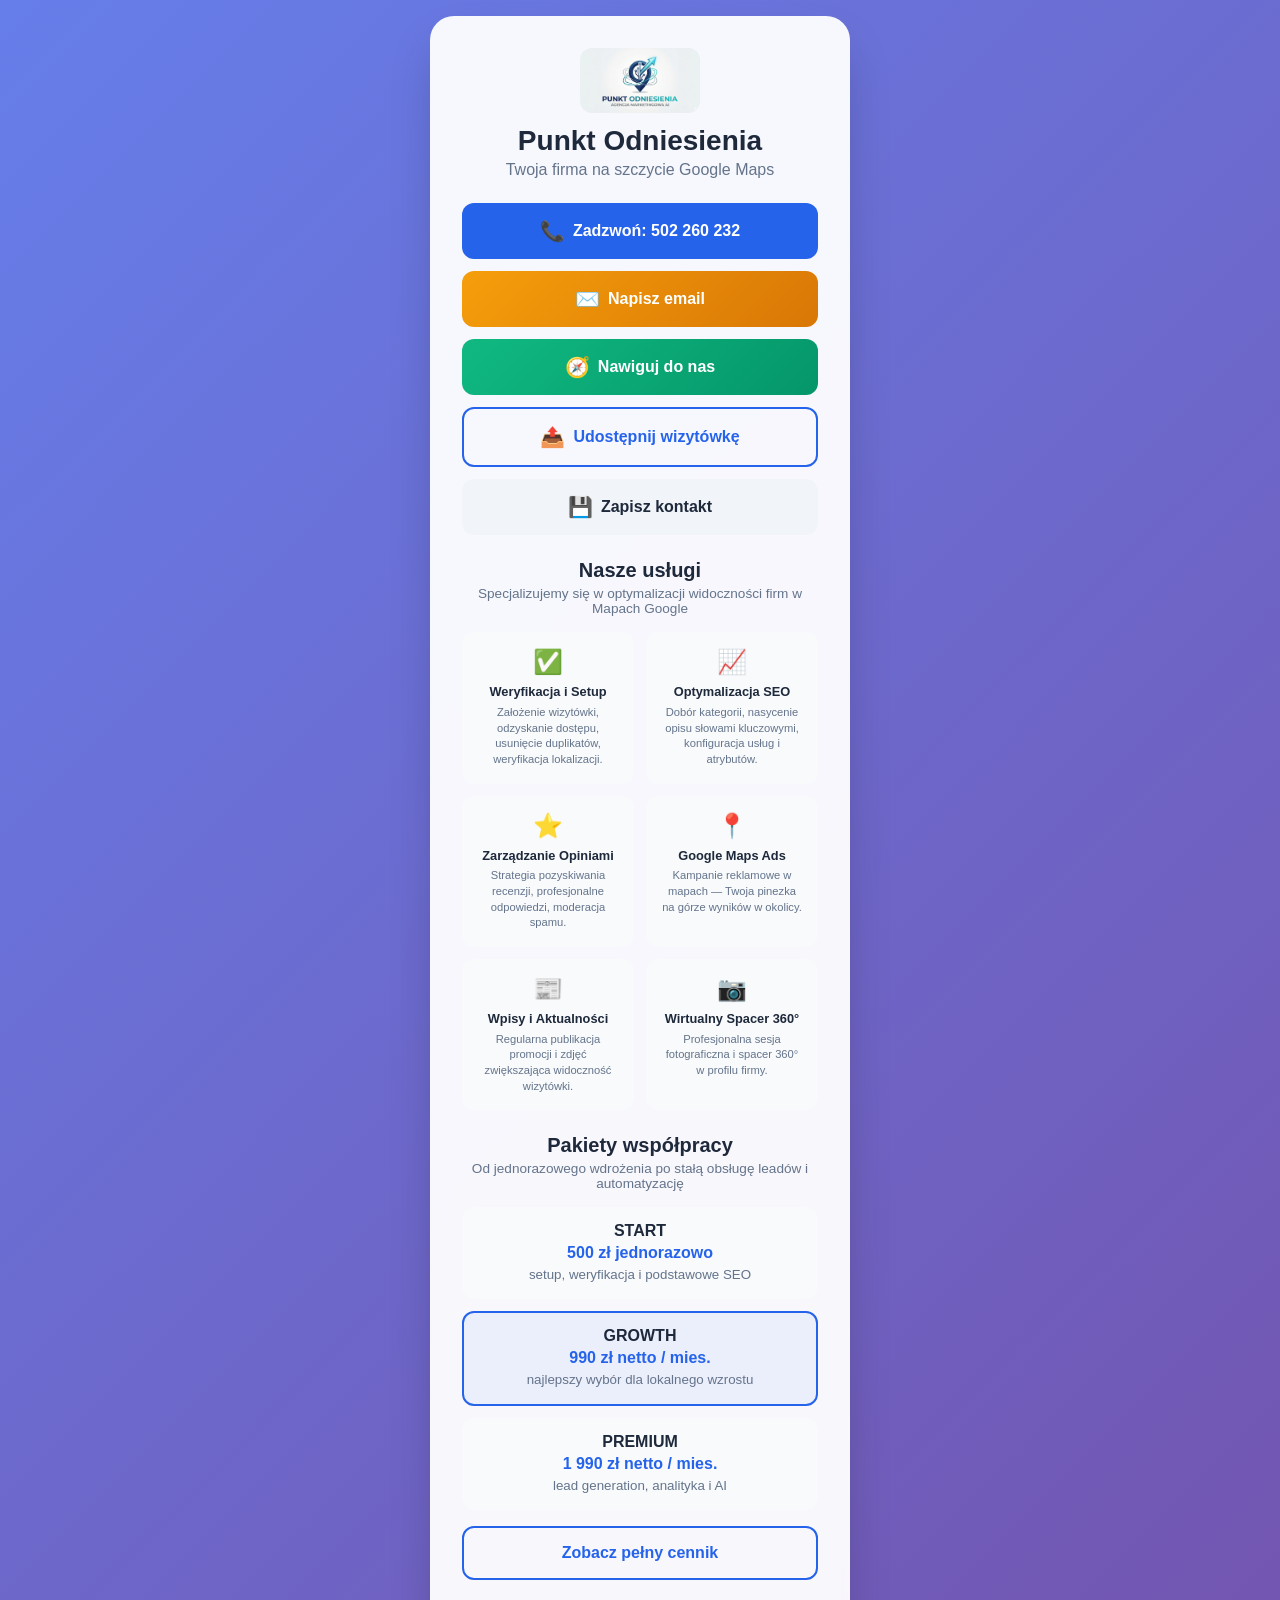
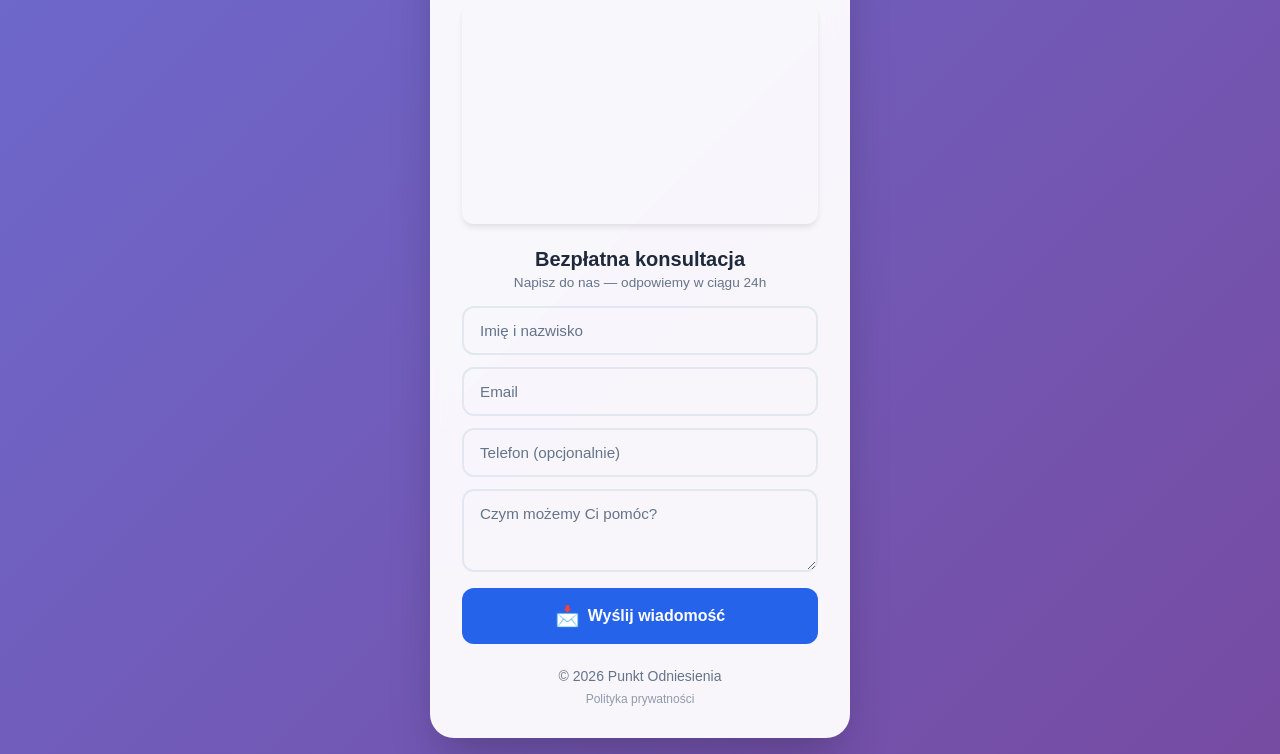
<file: index.html>
<!DOCTYPE html>
<html lang="pl">

<head>
    <meta charset="UTF-8">
    <meta name="viewport" content="width=device-width, initial-scale=1.0, viewport-fit=cover">
    <meta name="theme-color" content="#2563eb">
    <meta name="description"
        content="Punkt Odniesienia - Nowoczesna agencja marketingowa AI w Poznaniu. Automatyzacja marketingu, generowanie leadów B2B, zaawansowana analityka danych i optymalizacja Google Maps. Poznań.">
    <meta name="referrer" content="strict-origin-when-cross-origin">
    <meta http-equiv="Content-Security-Policy"
        content="default-src 'self'; img-src 'self' data: https://plausible.io https://www.google.com https://maps.gstatic.com https://*.googleusercontent.com https://*.ggpht.com; script-src 'self' 'unsafe-inline' https://plausible.io; style-src 'self' 'unsafe-inline'; frame-src https://www.google.com https://maps.google.com; connect-src 'self' https://plausible.io https://formsubmit.co; form-action 'self' https://formsubmit.co; base-uri 'self'; object-src 'none';">

    <!-- Open Graph (podgląd w social media) -->
    <meta property="og:title" content="Punkt Odniesienia | Agencja Marketingowa AI">
    <meta property="og:description"
        content="Nowoczesna agencja marketingowa wykorzystująca AI. Automatyzacja, leady B2B, analityka. Poznań.">
    <meta property="og:type" content="website">
    <meta property="og:locale" content="pl_PL">
    <meta property="og:url" content="https://punkt-odniesienia.com/">
    <meta property="og:image" content="https://punkt-odniesienia.com/og-image.png">
    <meta property="og:image:width" content="1200">
    <meta property="og:image:height" content="630">

    <!-- Twitter Card -->
    <meta name="twitter:card" content="summary_large_image">
    <meta name="twitter:title" content="Punkt Odniesienia | Agencja Marketingowa AI">
    <meta name="twitter:description"
        content="Nowoczesna agencja marketingowa AI w Poznaniu. Automatyzacja, leady B2B, analityka.">
    <meta name="twitter:image" content="https://punkt-odniesienia.com/og-image.png">

    <!-- Canonical -->
    <link rel="canonical" href="https://punkt-odniesienia.com/">
    <link rel="alternate" hreflang="pl" href="https://punkt-odniesienia.com/">
    <link rel="alternate" hreflang="en" href="https://punkt-odniesienia.com/en/">
    <link rel="alternate" hreflang="x-default" href="https://punkt-odniesienia.com/">

    <!-- Favicon -->
    <link rel="icon" href="favicon.svg" type="image/svg+xml">
    <link rel="icon" href="favicon-32.png" type="image/png" sizes="32x32">

    <!-- PWA -->
    <link rel="manifest" href="manifest.json">
    <link rel="apple-touch-icon" href="icon-192.png">

    <!-- Schema.org JSON-LD -->
    <script type="application/ld+json">
    {
        "@context": "https://schema.org",
        "@type": "LocalBusiness",
        "name": "Punkt Odniesienia",
        "description": "Nowoczesna agencja marketingowa wykorzystująca AI do optymalizacji sprzedaży online. Automatyzacja marketingu, wdrażanie narzędzi AI, generowanie leadów B2B oraz zaawansowana analityka danych.",
        "url": "https://punkt-odniesienia.com/",
        "telephone": "+48502260232",
        "email": "adrian@punkt-odniesienia.com",
        "address": {
            "@type": "PostalAddress",
            "streetAddress": "Wolsztyńska 23/3",
            "addressLocality": "Poznań",
            "postalCode": "60-361",
            "addressCountry": "PL"
        },
        "geo": {
            "@type": "GeoCoordinates",
            "latitude": 52.4092961,
            "longitude": 16.8856119
        },
        "image": "https://punkt-odniesienia.com/icon-512.png",
        "priceRange": "$$",
        "hasOfferCatalog": {
            "@type": "OfferCatalog",
            "name": "Usługi marketingowe w Mapach Google",
            "itemListElement": [
                {"@type": "Offer", "itemOffered": {"@type": "Service", "name": "Weryfikacja i Setup wizytówki Google"}},
                {"@type": "Offer", "itemOffered": {"@type": "Service", "name": "Optymalizacja SEO Lokalnego"}},
                {"@type": "Offer", "itemOffered": {"@type": "Service", "name": "Zarządzanie Opiniami Google"}},
                {"@type": "Offer", "itemOffered": {"@type": "Service", "name": "Google Maps Ads (LSA)"}},
                {"@type": "Offer", "itemOffered": {"@type": "Service", "name": "Wpisy i Aktualności w profilu"}},
                {"@type": "Offer", "itemOffered": {"@type": "Service", "name": "Wirtualny Spacer 360°"}}
            ]
        },
        "@id": "https://punkt-odniesienia.com/#business"
    }
    </script>

    <!-- Plausible Analytics (GDPR-friendly, no cookies) + custom events -->
    <script defer data-domain="punkt-odniesienia.com" src="https://plausible.io/js/script.tagged-events.js"></script>
    <script>window.plausible = window.plausible || function () { (window.plausible.q = window.plausible.q || []).push(arguments) }</script>

    <title>Punkt Odniesienia | Agencja Marketingowa AI Poznań</title>
    <link rel="stylesheet" href="style.css">
    <link rel="preload" href="logo.png" as="image">
</head>

<body>
    <main class="card">
        <header class="card__header">
            <div class="avatar"><img src="logo.png" alt="Punkt Odniesienia logo" width="120" height="65"></div>
            <h1>Punkt Odniesienia</h1>
            <p class="tagline">Agencja Marketingowa AI | Poznań</p>
        </header>

        <div class="actions">
            <a href="tel:+48502260232" class="btn btn--primary">
                <span class="btn__icon">📞</span>
                Zadzwoń: 502 260 232
            </a>

            <a href="mailto:adrian@punkt-odniesienia.com" class="btn btn--email">
                <span class="btn__icon">✉️</span>
                Napisz email
            </a>

            <a href="https://www.google.com/maps/dir/?api=1&destination=52.4092961,16.8856119&destination_place_id=ChIJ_5lfe9ZFBEcR6LhKKS11DcM"
                target="_blank" rel="noopener" class="btn btn--secondary">
                <span class="btn__icon">🧭</span>
                Nawiguj do nas
            </a>

            <button id="share-btn" class="btn btn--outline">
                <span class="btn__icon">📤</span>
                Udostępnij wizytówkę
            </button>

            <a href="kontakt.vcf" download class="btn btn--ghost">
                <span class="btn__icon">💾</span>
                Zapisz kontakt
            </a>
        </div>

        <section class="services">
            <h2 class="services__title">Nasze usługi</h2>
            <p class="services__subtitle">Specjalizujemy się w optymalizacji widoczności firm w Mapach Google</p>
            <div class="services__grid">
                <div class="service">
                    <span class="service__icon">✅</span>
                    <h3>Weryfikacja i Setup</h3>
                    <p>Założenie wizytówki, odzyskanie dostępu, usunięcie duplikatów, weryfikacja lokalizacji.</p>
                </div>
                <div class="service">
                    <span class="service__icon">📈</span>
                    <h3>Optymalizacja SEO</h3>
                    <p>Dobór kategorii, nasycenie opisu słowami kluczowymi, konfiguracja usług i atrybutów.</p>
                </div>
                <div class="service">
                    <span class="service__icon">⭐</span>
                    <h3>Zarządzanie Opiniami</h3>
                    <p>Strategia pozyskiwania recenzji, profesjonalne odpowiedzi, moderacja spamu.</p>
                </div>
                <div class="service">
                    <span class="service__icon">📍</span>
                    <h3>Google Maps Ads</h3>
                    <p>Kampanie reklamowe w mapach — Twoja pinezka na górze wyników w okolicy.</p>
                </div>
                <div class="service">
                    <span class="service__icon">📰</span>
                    <h3>Wpisy i Aktualności</h3>
                    <p>Regularna publikacja promocji i zdjęć zwiększająca widoczność wizytówki.</p>
                </div>
                <div class="service">
                    <span class="service__icon">📷</span>
                    <h3>Wirtualny Spacer 360°</h3>
                    <p>Profesjonalna sesja fotograficzna i spacer 360° w profilu firmy.</p>
                </div>
            </div>
        </section>

        <section class="pricing-preview">
            <h2 class="services__title">Pakiety współpracy</h2>
            <p class="services__subtitle">Od jednorazowego wdrożenia po stałą obsługę leadów i automatyzację</p>
            <div class="pricing-preview__grid">
                <div class="price-box">
                    <strong>START</strong>
                    <span>500 zł jednorazowo</span>
                    <small>setup, weryfikacja i podstawowe SEO</small>
                </div>
                <div class="price-box price-box--accent">
                    <strong>GROWTH</strong>
                    <span>990 zł netto / mies.</span>
                    <small>najlepszy wybór dla lokalnego wzrostu</small>
                </div>
                <div class="price-box">
                    <strong>PREMIUM</strong>
                    <span>1 990 zł netto / mies.</span>
                    <small>lead generation, analityka i AI</small>
                </div>
            </div>
            <a href="uslugi.html#cennik" class="btn btn--outline" style="margin-top:1rem;">Zobacz pełny cennik</a>
        </section>

        <div class="map-container">
            <iframe
                src="https://www.google.com/maps/embed?pb=!1m18!1m12!1m3!1d2434.8!2d16.8856119!3d52.4092961!2m3!1f0!2f0!3f0!3m2!1i1024!2i768!4f13.1!3m3!1m2!1s0x470445d6245f9dff%3A0xc30d752d294ab8e8!2sPunkt%20Odniesienia!5e0!3m2!1spl!2spl!4v1713000000000"
                height="220" style="border:0; border-radius: 12px; width: 100%;" allowfullscreen="" loading="lazy"
                referrerpolicy="no-referrer-when-downgrade" title="Mapa lokalizacji Punkt Odniesienia">
            </iframe>
        </div>

        <section class="contact-form">
            <h2 class="services__title">Bezpłatna konsultacja</h2>
            <p class="services__subtitle">Napisz do nas — odpowiemy w ciągu 24h</p>
            <form id="contact-form" action="https://formsubmit.co/adrian@punkt-odniesienia.com"
                data-ajax-endpoint="https://formsubmit.co/ajax/adrian@punkt-odniesienia.com" method="POST">
                <input type="hidden" name="_subject" value="Nowa wiadomość ze strony Punkt Odniesienia">
                <input type="hidden" name="_template" value="table">
                <input type="text" name="_honey" style="display:none" tabindex="-1" autocomplete="off">
                <div class="form-group">
                    <input type="text" name="name" placeholder="Imię i nazwisko" required autocomplete="name">
                </div>
                <div class="form-group">
                    <input type="email" name="email" placeholder="Email" required autocomplete="email">
                </div>
                <div class="form-group">
                    <input type="tel" name="phone" placeholder="Telefon (opcjonalnie)" autocomplete="tel">
                </div>
                <div class="form-group">
                    <textarea name="message" placeholder="Czym możemy Ci pomóc?" rows="3" required></textarea>
                </div>
                <button type="submit" class="btn btn--primary" style="width:100%">
                    <span class="btn__icon">📩</span>
                    Wyślij wiadomość
                </button>
            </form>
        </section>

        <footer class="card__footer">
            <p>© 2026 Punkt Odniesienia</p>
            <a href="polityka-prywatnosci.html" class="footer-link">Polityka prywatności</a>
        </footer>
    </main>

    <noscript>
        <p style="text-align:center;padding:2rem;color:#64748b;font-family:sans-serif;">
            Ta strona korzysta z JavaScript do udostępniania wizytówki i instalacji PWA.
            Podstawowe funkcje (telefon, email, nawigacja) działają bez JavaScript.
        </p>
    </noscript>
    <script src="app.js"></script>
</body>

</html>
</file>
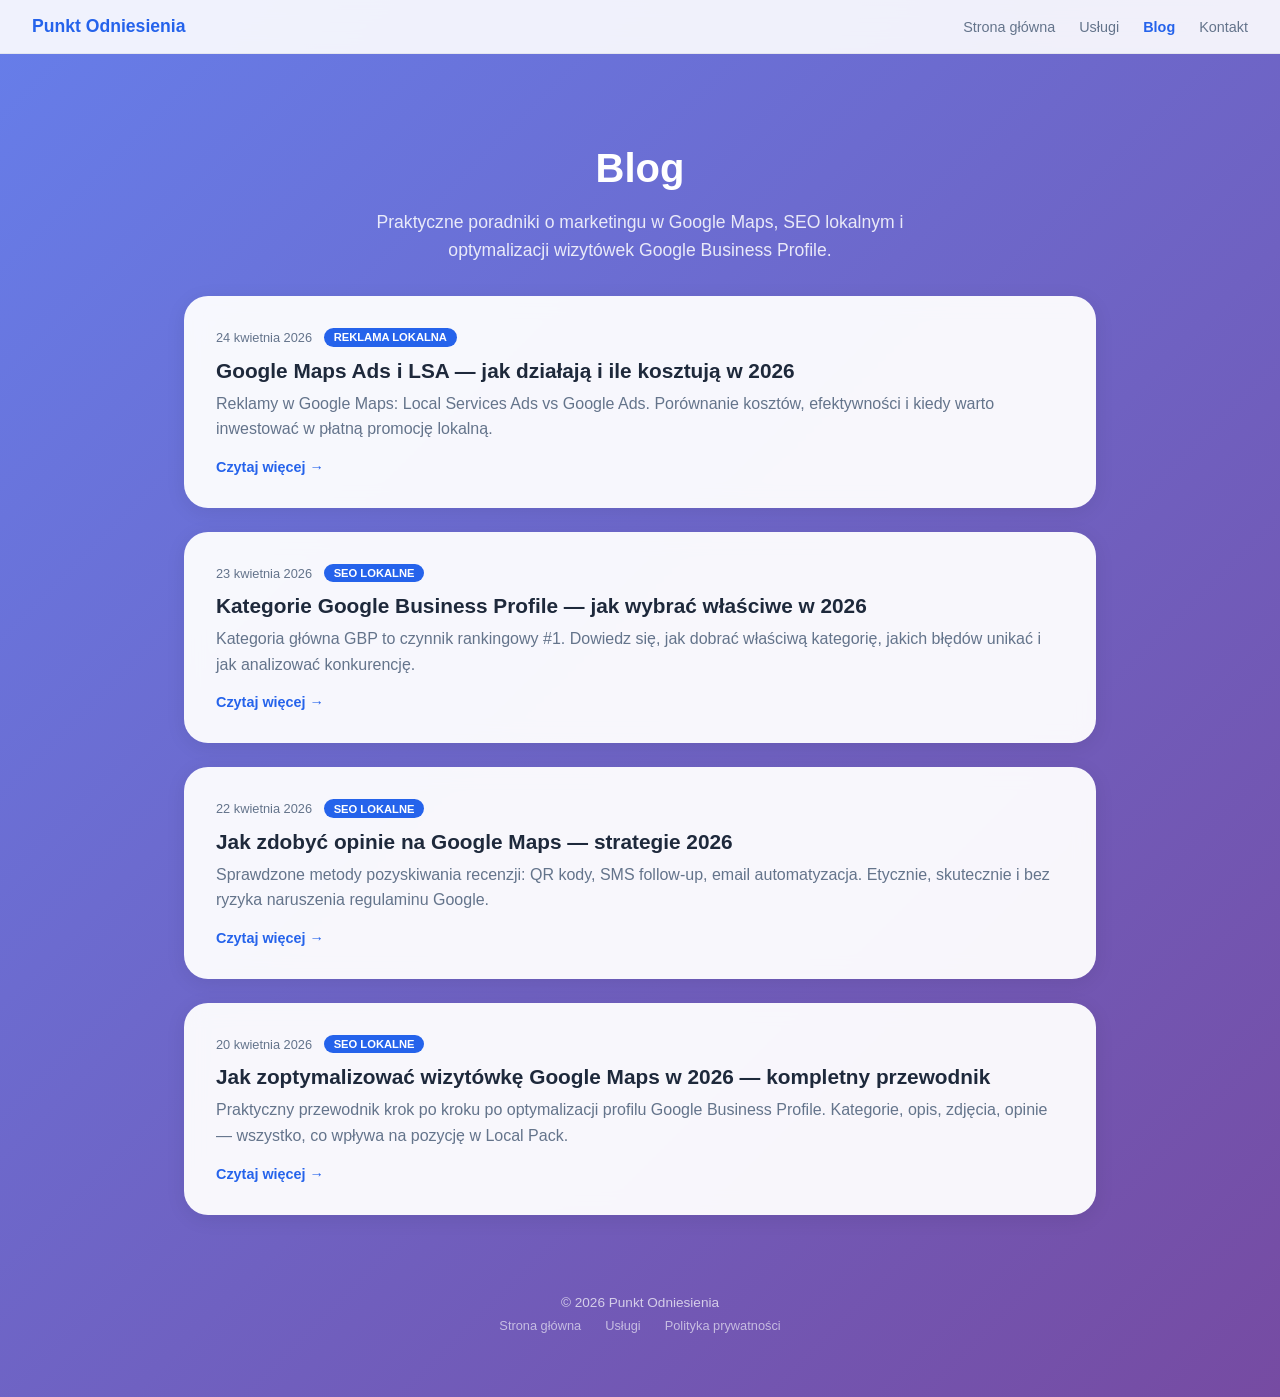
<file: blog/index.html>
<!DOCTYPE html>
<html lang="pl">

<head>
    <meta charset="UTF-8">
    <meta name="viewport" content="width=device-width, initial-scale=1.0, viewport-fit=cover">
    <meta name="theme-color" content="#2563eb">
    <meta name="description"
        content="Blog o marketingu w Google Maps — poradniki SEO lokalne, optymalizacja wizytówek, strategie pozyskiwania opinii. Punkt Odniesienia, Poznań.">

    <meta property="og:title" content="Blog | Punkt Odniesienia — Marketing w Google Maps">
    <meta property="og:description"
        content="Praktyczne poradniki o optymalizacji wizytówek Google, SEO lokalnym i marketingu w Mapach.">
    <meta property="og:type" content="website">
    <meta property="og:locale" content="pl_PL">
    <meta property="og:url" content="https://punkt-odniesienia.com/blog/">
    <meta property="og:image" content="https://punkt-odniesienia.com/og-image.png">
    <meta property="og:image:width" content="1200">
    <meta property="og:image:height" content="630">

    <meta name="twitter:card" content="summary_large_image">
    <meta name="twitter:title" content="Blog | Punkt Odniesienia">
    <meta name="twitter:description"
        content="Praktyczne poradniki o optymalizacji wizytówek Google, SEO lokalnym i marketingu w Mapach.">
    <meta name="twitter:image" content="https://punkt-odniesienia.com/og-image.png">

    <link rel="canonical" href="https://punkt-odniesienia.com/blog/">
    <link rel="alternate" hreflang="pl" href="https://punkt-odniesienia.com/blog/">

    <link rel="icon" href="../favicon.svg" type="image/svg+xml">
    <link rel="manifest" href="../manifest.json">

    <script defer data-domain="punkt-odniesienia.com" src="https://plausible.io/js/script.tagged-events.js"></script>
    <script>window.plausible = window.plausible || function () { (window.plausible.q = window.plausible.q || []).push(arguments) }</script>

    <title>Blog o marketingu w Google Maps | Punkt Odniesienia</title>
    <link rel="stylesheet" href="../style.css">
    <link rel="stylesheet" href="../uslugi.css">
    <link rel="stylesheet" href="blog.css">
</head>

<body>
    <nav class="nav">
        <a href="../" class="nav__logo">Punkt Odniesienia</a>
        <button class="nav__toggle" aria-label="Toggle menu" aria-expanded="false">
            <span class="nav__toggle-line"></span>
            <span class="nav__toggle-line"></span>
            <span class="nav__toggle-line"></span>
        </button>
        <div class="nav__links">
            <a href="../">Strona główna</a>
            <a href="../uslugi.html">Usługi</a>
            <a href="./" class="nav__active">Blog</a>
            <a href="../#contact-form">Kontakt</a>
        </div>
    </nav>

    <script>
        document.querySelector('.nav__toggle')?.addEventListener('click', () => {
            const toggle = document.querySelector('.nav__toggle');
            const links = document.querySelector('.nav__links');
            toggle.classList.toggle('nav__toggle--active');
            links.classList.toggle('nav__links--open');
            toggle.setAttribute('aria-expanded', toggle.classList.contains('nav__toggle--active'));
        });
    </script>

    <main class="page">
        <section class="hero">
            <h1>Blog</h1>
            <p class="hero__subtitle">Praktyczne poradniki o marketingu w Google Maps, SEO lokalnym i optymalizacji
                wizytówek Google Business Profile.</p>
        </section>

        <section class="blog-grid">
            <article class="blog-card">
                <div class="blog-card__meta">
                    <time datetime="2026-04-24">24 kwietnia 2026</time>
                    <span class="blog-card__tag">Reklama lokalna</span>
                </div>
                <h2><a href="google-maps-ads-lsa.html">Google Maps Ads i LSA — jak działają i ile kosztują w 2026</a>
                </h2>
                <p>Reklamy w Google Maps: Local Services Ads vs Google Ads. Porównanie kosztów, efektywności i kiedy
                    warto inwestować w płatną promocję lokalną.</p>
                <a href="google-maps-ads-lsa.html" class="blog-card__read">Czytaj więcej →</a>
            </article>

            <article class="blog-card">
                <div class="blog-card__meta">
                    <time datetime="2026-04-23">23 kwietnia 2026</time>
                    <span class="blog-card__tag">SEO lokalne</span>
                </div>
                <h2><a href="kategorie-google-business-profile.html">Kategorie Google Business Profile — jak wybrać
                        właściwe w 2026</a></h2>
                <p>Kategoria główna GBP to czynnik rankingowy #1. Dowiedz się, jak dobrać właściwą kategorię,
                    jakich błędów unikać i jak analizować konkurencję.</p>
                <a href="kategorie-google-business-profile.html" class="blog-card__read">Czytaj więcej →</a>
            </article>

            <article class="blog-card">
                <div class="blog-card__meta">
                    <time datetime="2026-04-22">22 kwietnia 2026</time>
                    <span class="blog-card__tag">SEO lokalne</span>
                </div>
                <h2><a href="jak-zdobyc-opinie-google-maps.html">Jak zdobyć opinie na Google Maps — strategie 2026</a>
                </h2>
                <p>Sprawdzone metody pozyskiwania recenzji: QR kody, SMS follow-up, email automatyzacja. Etycznie,
                    skutecznie i bez ryzyka naruszenia regulaminu Google.</p>
                <a href="jak-zdobyc-opinie-google-maps.html" class="blog-card__read">Czytaj więcej →</a>
            </article>

            <article class="blog-card">
                <div class="blog-card__meta">
                    <time datetime="2026-04-20">20 kwietnia 2026</time>
                    <span class="blog-card__tag">SEO lokalne</span>
                </div>
                <h2><a href="jak-zoptymalizowac-wizytowke-google-maps.html">Jak zoptymalizować wizytówkę Google Maps w
                        2026 — kompletny przewodnik</a></h2>
                <p>Praktyczny przewodnik krok po kroku po optymalizacji profilu Google Business Profile. Kategorie,
                    opis, zdjęcia, opinie — wszystko, co wpływa na pozycję w Local Pack.</p>
                <a href="jak-zoptymalizowac-wizytowke-google-maps.html" class="blog-card__read">Czytaj więcej →</a>
            </article>
        </section>

        <footer class="page__footer">
            <p>© 2026 Punkt Odniesienia</p>
            <div class="footer-links">
                <a href="../">Strona główna</a>
                <a href="../uslugi.html">Usługi</a>
                <a href="../polityka-prywatnosci.html">Polityka prywatności</a>
            </div>
        </footer>
    </main>
</body>

</html>
</file>
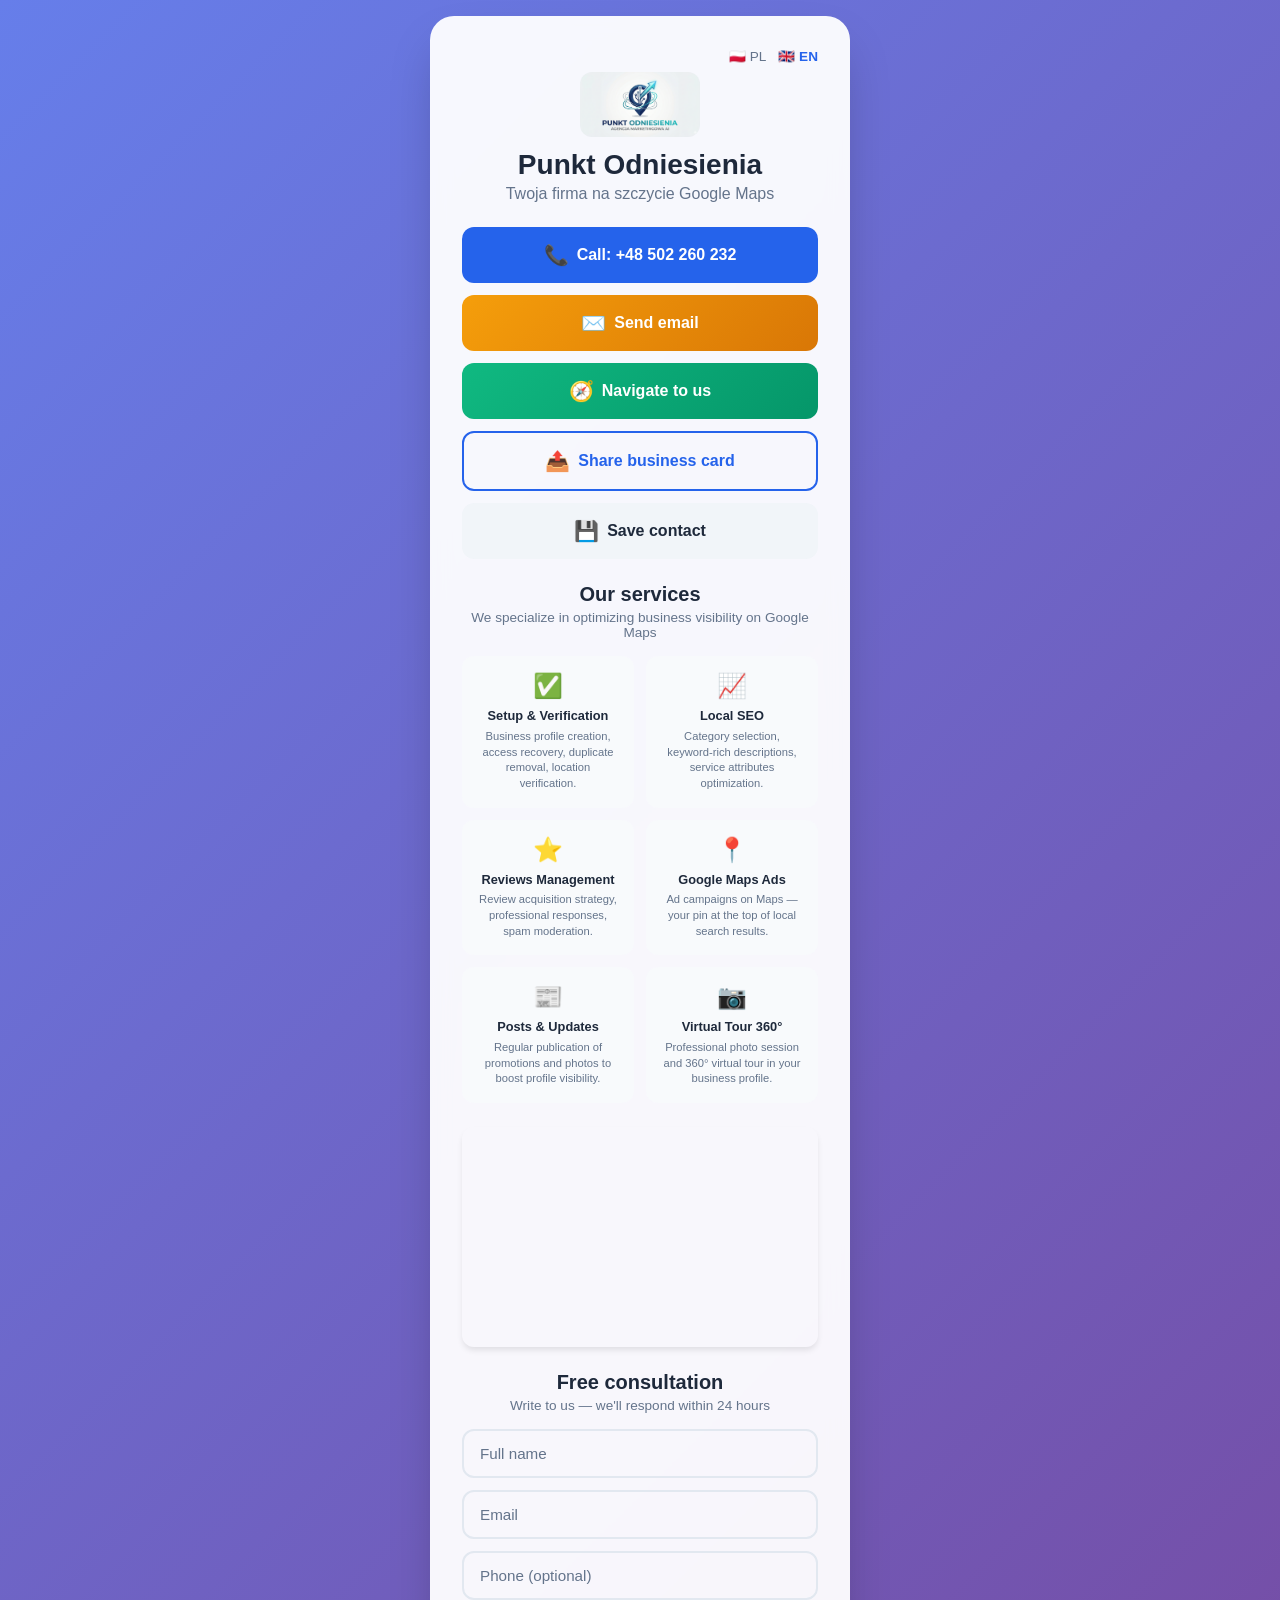
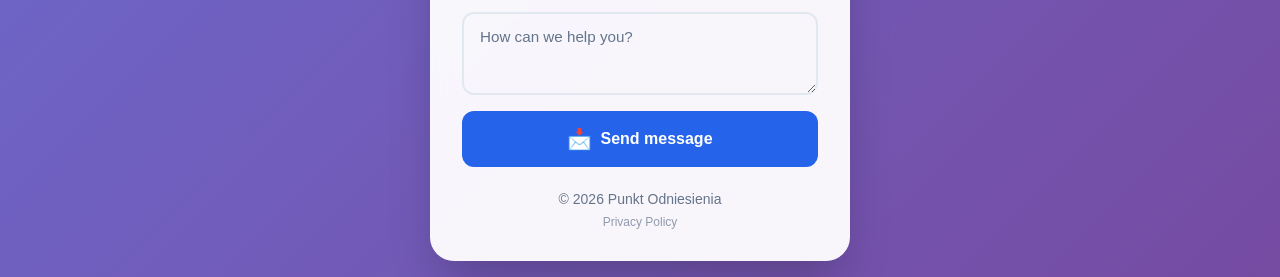
<file: en/index.html>
<!DOCTYPE html>
<html lang="en">

<head>
    <meta charset="UTF-8">
    <meta name="viewport" content="width=device-width, initial-scale=1.0, viewport-fit=cover">
    <meta name="theme-color" content="#2563eb">
    <meta name="description"
        content="Punkt Odniesienia - AI Marketing Agency in Poznań, Poland. Marketing automation, B2B leads, data analytics, Google Maps optimization.">
    <meta name="referrer" content="strict-origin-when-cross-origin">
    <meta http-equiv="Content-Security-Policy"
        content="default-src 'self'; img-src 'self' data: https://plausible.io https://www.google.com https://maps.gstatic.com https://*.googleusercontent.com https://*.ggpht.com; script-src 'self' 'unsafe-inline' https://plausible.io; style-src 'self' 'unsafe-inline'; frame-src https://www.google.com https://maps.google.com; connect-src 'self' https://plausible.io https://formsubmit.co; form-action 'self' https://formsubmit.co; base-uri 'self'; object-src 'none';">

    <meta property="og:title" content="Punkt Odniesienia | AI Marketing Agency">
    <meta property="og:description"
        content="Modern AI-powered marketing agency. Automation, B2B leads, analytics, Google Maps optimization. Poznań, Poland.">
    <meta property="og:type" content="website">
    <meta property="og:locale" content="en_US">
    <meta property="og:url" content="https://punkt-odniesienia.com/en/">
    <meta property="og:image" content="https://punkt-odniesienia.com/og-image.png">
    <meta property="og:image:width" content="1200">
    <meta property="og:image:height" content="630">

    <meta name="twitter:card" content="summary_large_image">
    <meta name="twitter:title" content="Punkt Odniesienia | AI Marketing Agency">
    <meta name="twitter:description"
        content="AI-powered marketing agency in Poznań. Automation, B2B leads, Google Maps optimization.">

    <link rel="canonical" href="https://punkt-odniesienia.com/en/">
    <link rel="alternate" hreflang="pl" href="https://punkt-odniesienia.com/">
    <link rel="alternate" hreflang="en" href="https://punkt-odniesienia.com/en/">
    <link rel="alternate" hreflang="x-default" href="https://punkt-odniesienia.com/">

    <link rel="icon" href="../favicon.svg" type="image/svg+xml">
    <link rel="icon" href="../favicon-32.png" type="image/png" sizes="32x32">
    <link rel="manifest" href="../manifest.json">
    <link rel="apple-touch-icon" href="../icon-192.png">

    <!-- Schema.org JSON-LD -->
    <script type="application/ld+json">
    {
        "@context": "https://schema.org",
        "@type": "LocalBusiness",
        "name": "Punkt Odniesienia",
        "description": "Modern AI marketing agency specializing in Google Maps optimization, marketing automation, B2B lead generation and data analytics.",
        "url": "https://punkt-odniesienia.com/en/",
        "telephone": "+48502260232",
        "email": "adrian@punkt-odniesienia.com",
        "address": {
            "@type": "PostalAddress",
            "streetAddress": "Wolsztyńska 23/3",
            "addressLocality": "Poznań",
            "postalCode": "60-361",
            "addressCountry": "PL"
        },
        "geo": {
            "@type": "GeoCoordinates",
            "latitude": 52.4092961,
            "longitude": 16.8856119
        },
        "image": "https://punkt-odniesienia.com/icon-512.png",
        "priceRange": "$$",
        "hasOfferCatalog": {
            "@type": "OfferCatalog",
            "name": "Google Maps Marketing Services",
            "itemListElement": [
                {"@type": "Offer", "itemOffered": {"@type": "Service", "name": "Google Business Profile Setup & Verification"}},
                {"@type": "Offer", "itemOffered": {"@type": "Service", "name": "Local SEO Optimization"}},
                {"@type": "Offer", "itemOffered": {"@type": "Service", "name": "Google Reviews Management"}},
                {"@type": "Offer", "itemOffered": {"@type": "Service", "name": "Google Maps Ads (LSA)"}},
                {"@type": "Offer", "itemOffered": {"@type": "Service", "name": "Google Posts & Updates"}},
                {"@type": "Offer", "itemOffered": {"@type": "Service", "name": "Virtual Tour 360°"}}
            ]
        },
        "@id": "https://punkt-odniesienia.com/#business"
    }
    </script>

    <!-- Plausible Analytics -->
    <script defer data-domain="punkt-odniesienia.com" src="https://plausible.io/js/script.tagged-events.js"></script>
    <script>window.plausible = window.plausible || function () { (window.plausible.q = window.plausible.q || []).push(arguments) }</script>

    <title>Punkt Odniesienia | AI Marketing Agency Poznań</title>
    <link rel="stylesheet" href="../style.css">
    <link rel="preload" href="../logo.png" as="image">
</head>

<body>
    <style>
        @media (max-width: 640px) {
            .nav__toggle {
                display: flex;
            }

            .nav__links {
                position: absolute;
                top: 60px;
                left: 0;
                right: 0;
                flex-direction: column;
                gap: 0;
                background: white;
                border-bottom: 1px solid rgba(0, 0, 0, 0.05);
                padding: 0;
                max-height: 0;
                overflow: hidden;
                transition: max-height 0.3s ease;
            }

            .nav__links--open {
                max-height: 300px;
                padding: 1rem 0;
            }

            .nav__links a {
                display: block;
                padding: 0.75rem 2rem;
                border-bottom: 1px solid rgba(0, 0, 0, 0.02);
            }

            .nav__links a:last-child {
                border-bottom: none;
            }
        }

        @media (prefers-color-scheme: dark) {
            .nav__links {
                background: #1e293b !important;
            }
        }
    </style>

    <main class="card">
        <div class="lang-switch">
            <a href="../" title="Wersja polska">🇵🇱 PL</a>
            <span class="lang-switch__active">🇬🇧 EN</span>
        </div>

        <header class="card__header">
            <div class="avatar"><img src="../logo.png" alt="Punkt Odniesienia logo" width="120" height="65"></div>
            <h1>Punkt Odniesienia</h1>
            <p class="tagline">AI Marketing Agency | Poznań, Poland</p>
        </header>

        <div class="actions">
            <a href="tel:+48502260232" class="btn btn--primary">
                <span class="btn__icon">📞</span>
                Call: +48 502 260 232
            </a>

            <a href="mailto:adrian@punkt-odniesienia.com" class="btn btn--email">
                <span class="btn__icon">✉️</span>
                Send email
            </a>

            <a href="https://www.google.com/maps/dir/?api=1&destination=52.4092961,16.8856119&destination_place_id=ChIJ_5lfe9ZFBEcR6LhKKS11DcM"
                target="_blank" rel="noopener" class="btn btn--secondary">
                <span class="btn__icon">🧭</span>
                Navigate to us
            </a>

            <button id="share-btn" class="btn btn--outline">
                <span class="btn__icon">📤</span>
                Share business card
            </button>

            <a href="../kontakt.vcf" download class="btn btn--ghost">
                <span class="btn__icon">💾</span>
                Save contact
            </a>
        </div>

        <section class="services">
            <h2 class="services__title">Our services</h2>
            <p class="services__subtitle">We specialize in optimizing business visibility on Google Maps</p>
            <div class="services__grid">
                <div class="service">
                    <span class="service__icon">✅</span>
                    <h3>Setup & Verification</h3>
                    <p>Business profile creation, access recovery, duplicate removal, location verification.</p>
                </div>
                <div class="service">
                    <span class="service__icon">📈</span>
                    <h3>Local SEO</h3>
                    <p>Category selection, keyword-rich descriptions, service attributes optimization.</p>
                </div>
                <div class="service">
                    <span class="service__icon">⭐</span>
                    <h3>Reviews Management</h3>
                    <p>Review acquisition strategy, professional responses, spam moderation.</p>
                </div>
                <div class="service">
                    <span class="service__icon">📍</span>
                    <h3>Google Maps Ads</h3>
                    <p>Ad campaigns on Maps — your pin at the top of local search results.</p>
                </div>
                <div class="service">
                    <span class="service__icon">📰</span>
                    <h3>Posts & Updates</h3>
                    <p>Regular publication of promotions and photos to boost profile visibility.</p>
                </div>
                <div class="service">
                    <span class="service__icon">📷</span>
                    <h3>Virtual Tour 360°</h3>
                    <p>Professional photo session and 360° virtual tour in your business profile.</p>
                </div>
            </div>
        </section>

        <div class="map-container">
            <iframe
                src="https://www.google.com/maps/embed?pb=!1m18!1m12!1m3!1d2434.8!2d16.8856119!3d52.4092961!2m3!1f0!2f0!3f0!3m2!1i1024!2i768!4f13.1!3m3!1m2!1s0x470445d6245f9dff%3A0xc30d752d294ab8e8!2sPunkt%20Odniesienia!5e0!3m2!1sen!2spl!4v1713000000000"
                height="220" style="border:0; border-radius: 12px; width: 100%;" allowfullscreen="" loading="lazy"
                referrerpolicy="no-referrer-when-downgrade" title="Punkt Odniesienia location map">
            </iframe>
        </div>

        <section class="contact-form">
            <h2 class="services__title">Free consultation</h2>
            <p class="services__subtitle">Write to us — we'll respond within 24 hours</p>
            <form id="contact-form" action="https://formsubmit.co/adrian@punkt-odniesienia.com"
                data-ajax-endpoint="https://formsubmit.co/ajax/adrian@punkt-odniesienia.com" method="POST">
                <input type="hidden" name="_language" value="en">
                <input type="hidden" name="_subject" value="New website inquiry from Punkt Odniesienia">
                <input type="hidden" name="_template" value="table">
                <input type="text" name="_honey" style="display:none" tabindex="-1" autocomplete="off">
                <div class="form-group">
                    <input type="text" name="name" placeholder="Full name" required autocomplete="name">
                </div>
                <div class="form-group">
                    <input type="email" name="email" placeholder="Email" required autocomplete="email">
                </div>
                <div class="form-group">
                    <input type="tel" name="phone" placeholder="Phone (optional)" autocomplete="tel">
                </div>
                <div class="form-group">
                    <textarea name="message" placeholder="How can we help you?" rows="3" required></textarea>
                </div>
                <button type="submit" class="btn btn--primary" style="width:100%">
                    <span class="btn__icon">📩</span>
                    Send message
                </button>
            </form>
        </section>

        <footer class="card__footer">
            <p>© 2026 Punkt Odniesienia</p>
            <a href="../polityka-prywatnosci.html" class="footer-link">Privacy Policy</a>
        </footer>
    </main>

    <noscript>
        <p style="text-align:center;padding:2rem;color:#64748b;font-family:sans-serif;">
            This page uses JavaScript for sharing and PWA features.
            Basic functions (phone, email, navigation) work without JavaScript.
        </p>
    </noscript>
    <script src="../app.js"></script>

    <style>
        .lang-switch {
            display: flex;
            justify-content: flex-end;
            gap: 0.75rem;
            margin-bottom: 0.5rem;
            font-size: 0.85rem;
        }

        .lang-switch a {
            color: var(--text-muted);
            text-decoration: none;
        }

        .lang-switch a:hover {
            color: var(--primary);
        }

        .lang-switch__active {
            color: var(--primary);
            font-weight: 600;
        }
    </style>
</body>

</html>
</file>
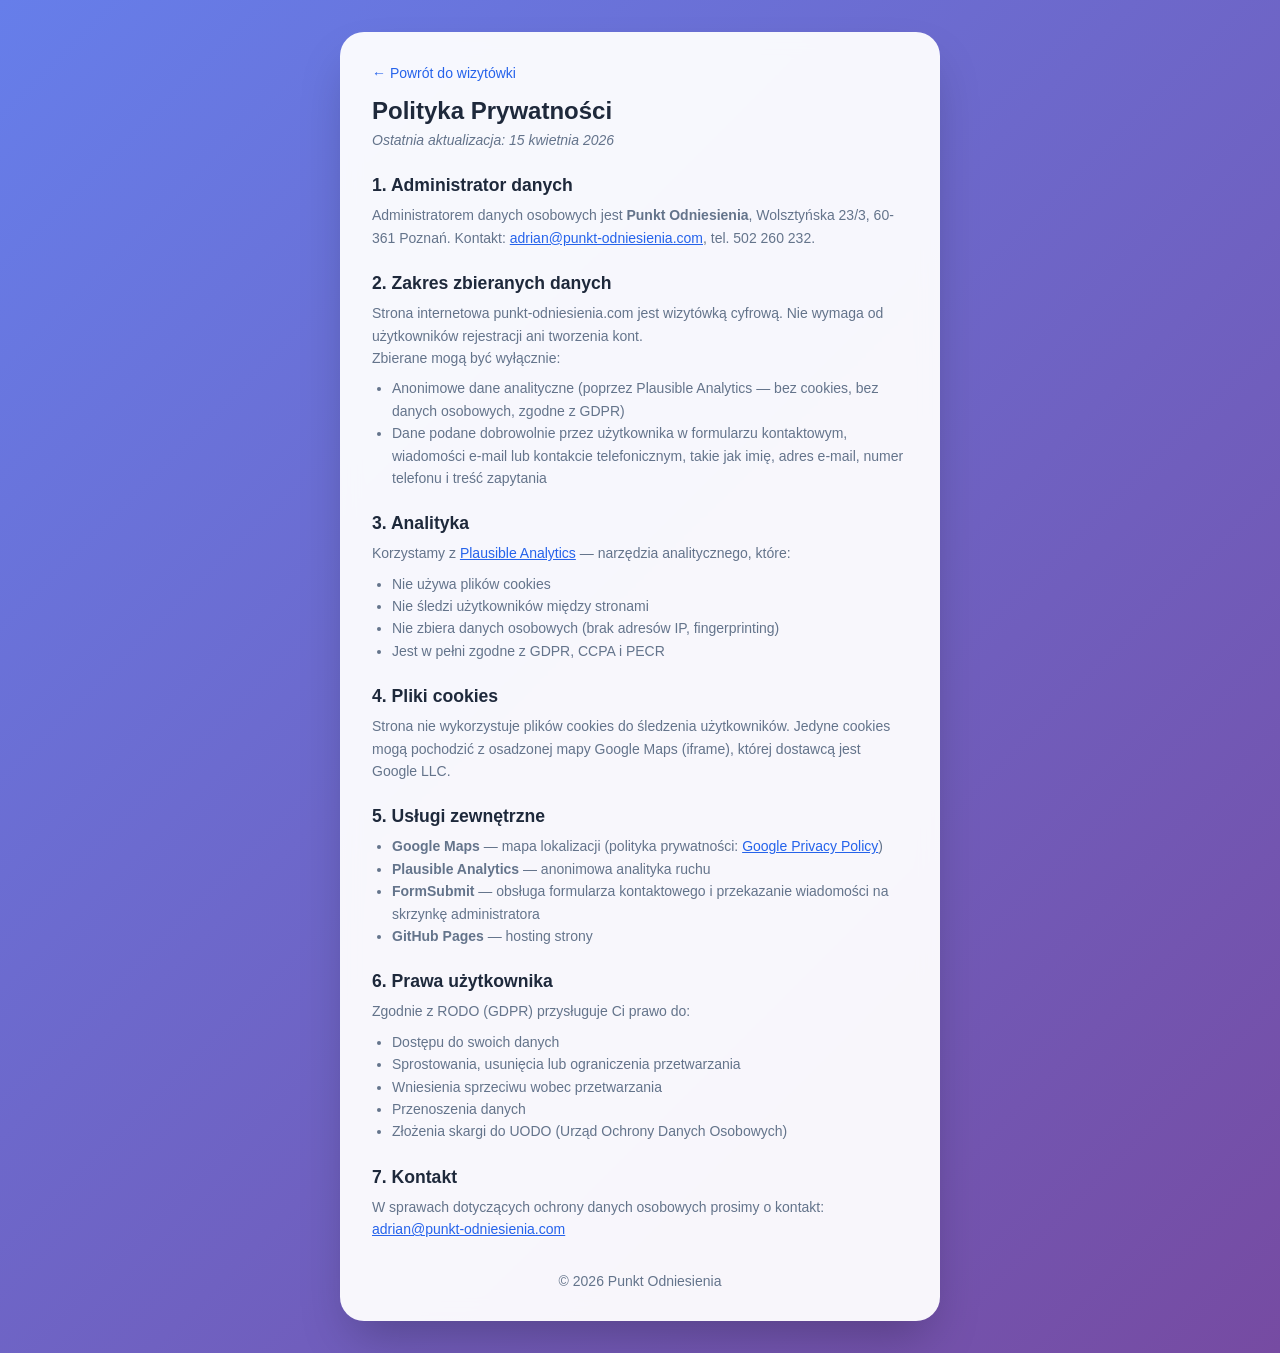
<file: polityka-prywatnosci.html>
<!DOCTYPE html>
<html lang="pl">

<head>
    <meta charset="UTF-8">
    <meta name="viewport" content="width=device-width, initial-scale=1.0, viewport-fit=cover">
    <meta name="theme-color" content="#2563eb">
    <meta name="robots" content="noindex">
    <link rel="icon" href="favicon.svg" type="image/svg+xml">
    <link rel="icon" href="favicon-32.png" type="image/png" sizes="32x32">
    <title>Polityka Prywatności | Punkt Odniesienia</title>
    <link rel="stylesheet" href="style.css">
    <style>
        body { align-items: flex-start; padding: 2rem 1rem; }
        .card { max-width: 600px; }
        .policy h2 { font-size: 1.1rem; margin: 1.5rem 0 0.5rem; color: var(--text); }
        .policy p, .policy li { font-size: 0.875rem; color: var(--text-muted); line-height: 1.6; }
        .policy ul { padding-left: 1.25rem; margin: 0.5rem 0; }
        .policy a { color: var(--primary); }
        .back-link { display: inline-block; margin-bottom: 1rem; font-size: 0.875rem; color: var(--primary); text-decoration: none; }
        .back-link:hover { text-decoration: underline; }
    </style>
</head>

<body>
    <main class="card">
        <a href="./" class="back-link">← Powrót do wizytówki</a>

        <div class="policy">
            <h1 style="font-size: 1.5rem; margin-bottom: 0.25rem;">Polityka Prywatności</h1>
            <p style="margin-bottom: 1rem;"><em>Ostatnia aktualizacja: 15 kwietnia 2026</em></p>

            <h2>1. Administrator danych</h2>
            <p>Administratorem danych osobowych jest <strong>Punkt Odniesienia</strong>, Wolsztyńska 23/3, 60-361 Poznań.
                Kontakt: <a href="mailto:adrian@punkt-odniesienia.com">adrian@punkt-odniesienia.com</a>, tel. 502 260 232.</p>

            <h2>2. Zakres zbieranych danych</h2>
            <p>Strona internetowa punkt-odniesienia.com jest wizytówką cyfrową. Nie wymaga od użytkowników rejestracji ani tworzenia kont.</p>
            <p>Zbierane mogą być wyłącznie:</p>
            <ul>
                <li>Anonimowe dane analityczne (poprzez Plausible Analytics — bez cookies, bez danych osobowych, zgodne z GDPR)</li>
                <li>Dane podane dobrowolnie przez użytkownika w formularzu kontaktowym, wiadomości e-mail lub kontakcie telefonicznym, takie jak imię, adres e-mail, numer telefonu i treść zapytania</li>
            </ul>

            <h2>3. Analityka</h2>
            <p>Korzystamy z <a href="https://plausible.io" target="_blank" rel="noopener">Plausible Analytics</a> — narzędzia analitycznego, które:</p>
            <ul>
                <li>Nie używa plików cookies</li>
                <li>Nie śledzi użytkowników między stronami</li>
                <li>Nie zbiera danych osobowych (brak adresów IP, fingerprinting)</li>
                <li>Jest w pełni zgodne z GDPR, CCPA i PECR</li>
            </ul>

            <h2>4. Pliki cookies</h2>
            <p>Strona nie wykorzystuje plików cookies do śledzenia użytkowników. Jedyne cookies mogą pochodzić z osadzonej mapy Google Maps (iframe), której dostawcą jest Google LLC.</p>

            <h2>5. Usługi zewnętrzne</h2>
            <ul>
                <li><strong>Google Maps</strong> — mapa lokalizacji (polityka prywatności: <a href="https://policies.google.com/privacy" target="_blank" rel="noopener">Google Privacy Policy</a>)</li>
                <li><strong>Plausible Analytics</strong> — anonimowa analityka ruchu</li>
                <li><strong>FormSubmit</strong> — obsługa formularza kontaktowego i przekazanie wiadomości na skrzynkę administratora</li>
                <li><strong>GitHub Pages</strong> — hosting strony</li>
            </ul>

            <h2>6. Prawa użytkownika</h2>
            <p>Zgodnie z RODO (GDPR) przysługuje Ci prawo do:</p>
            <ul>
                <li>Dostępu do swoich danych</li>
                <li>Sprostowania, usunięcia lub ograniczenia przetwarzania</li>
                <li>Wniesienia sprzeciwu wobec przetwarzania</li>
                <li>Przenoszenia danych</li>
                <li>Złożenia skargi do UODO (Urząd Ochrony Danych Osobowych)</li>
            </ul>

            <h2>7. Kontakt</h2>
            <p>W sprawach dotyczących ochrony danych osobowych prosimy o kontakt: <a href="mailto:adrian@punkt-odniesienia.com">adrian@punkt-odniesienia.com</a></p>
        </div>

        <footer class="card__footer" style="margin-top: 2rem;">
            <p>© 2026 Punkt Odniesienia</p>
        </footer>
    </main>
</body>

</html>
</file>
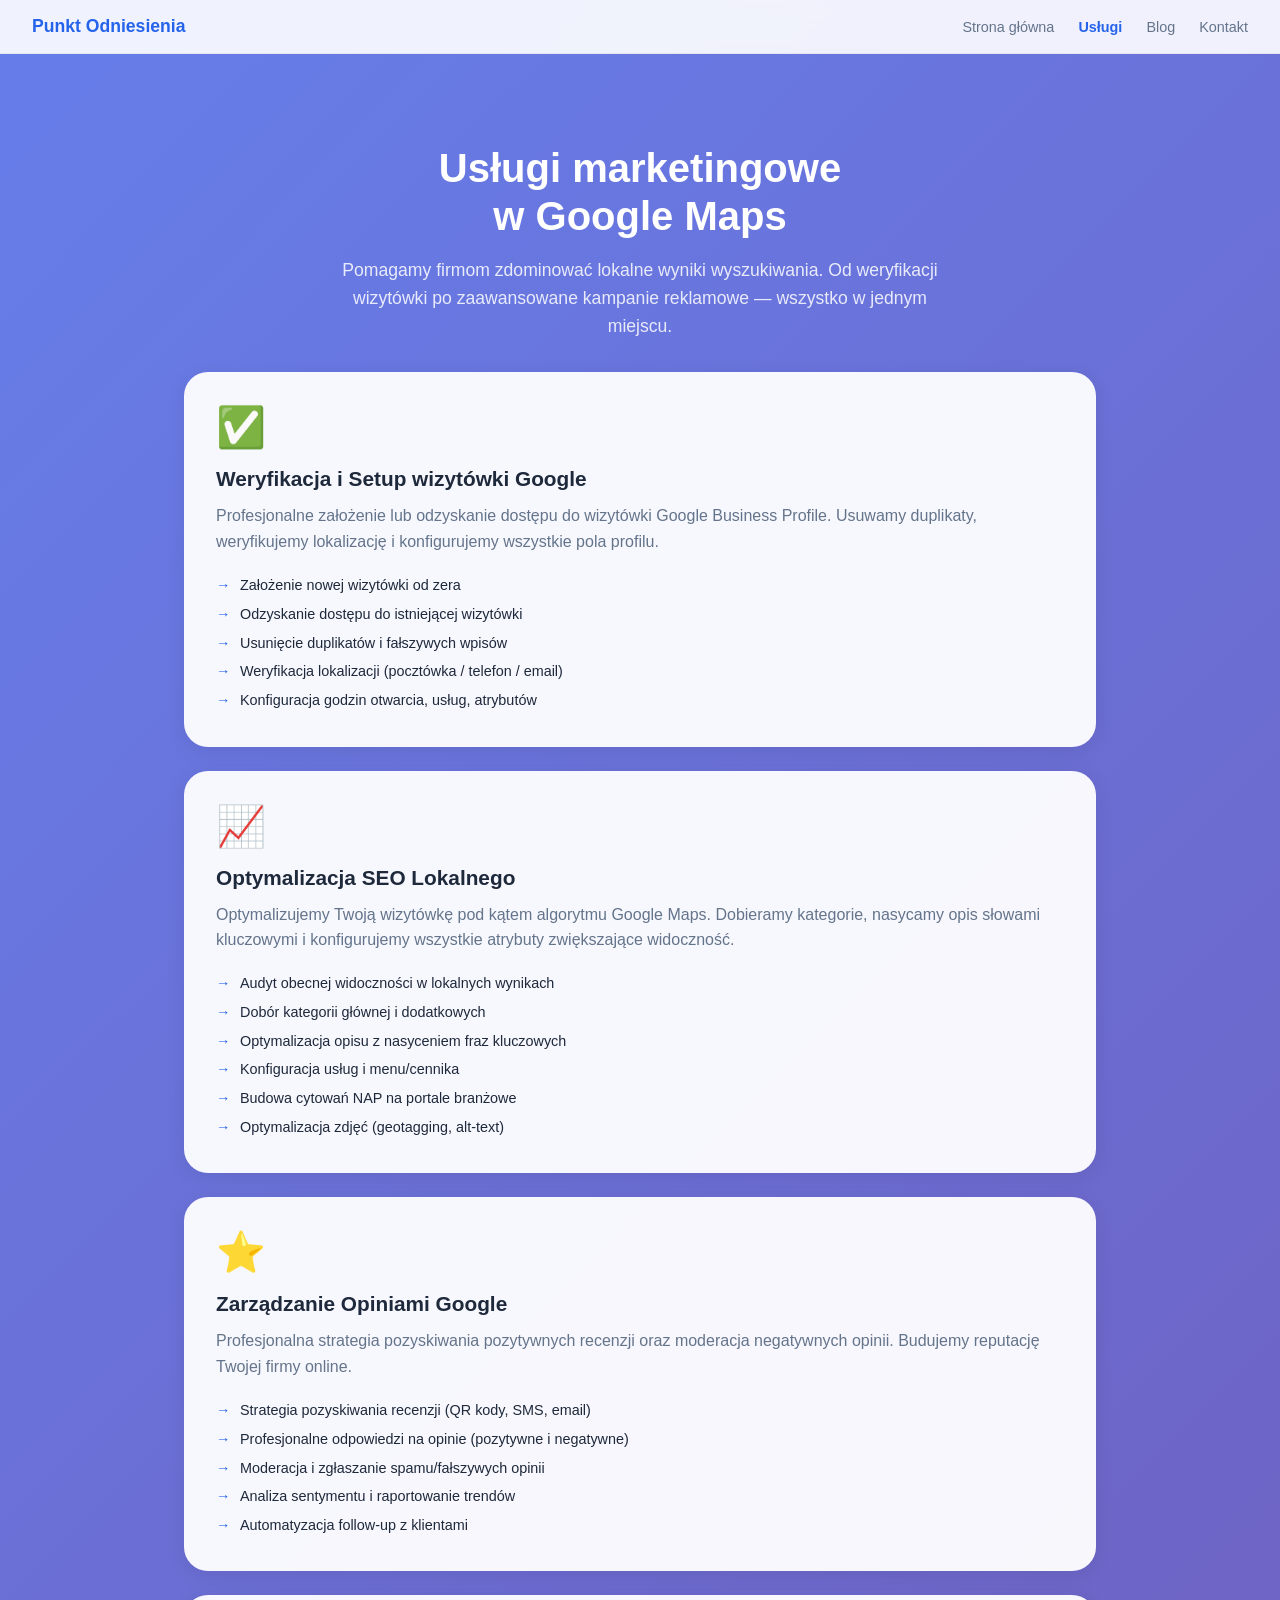
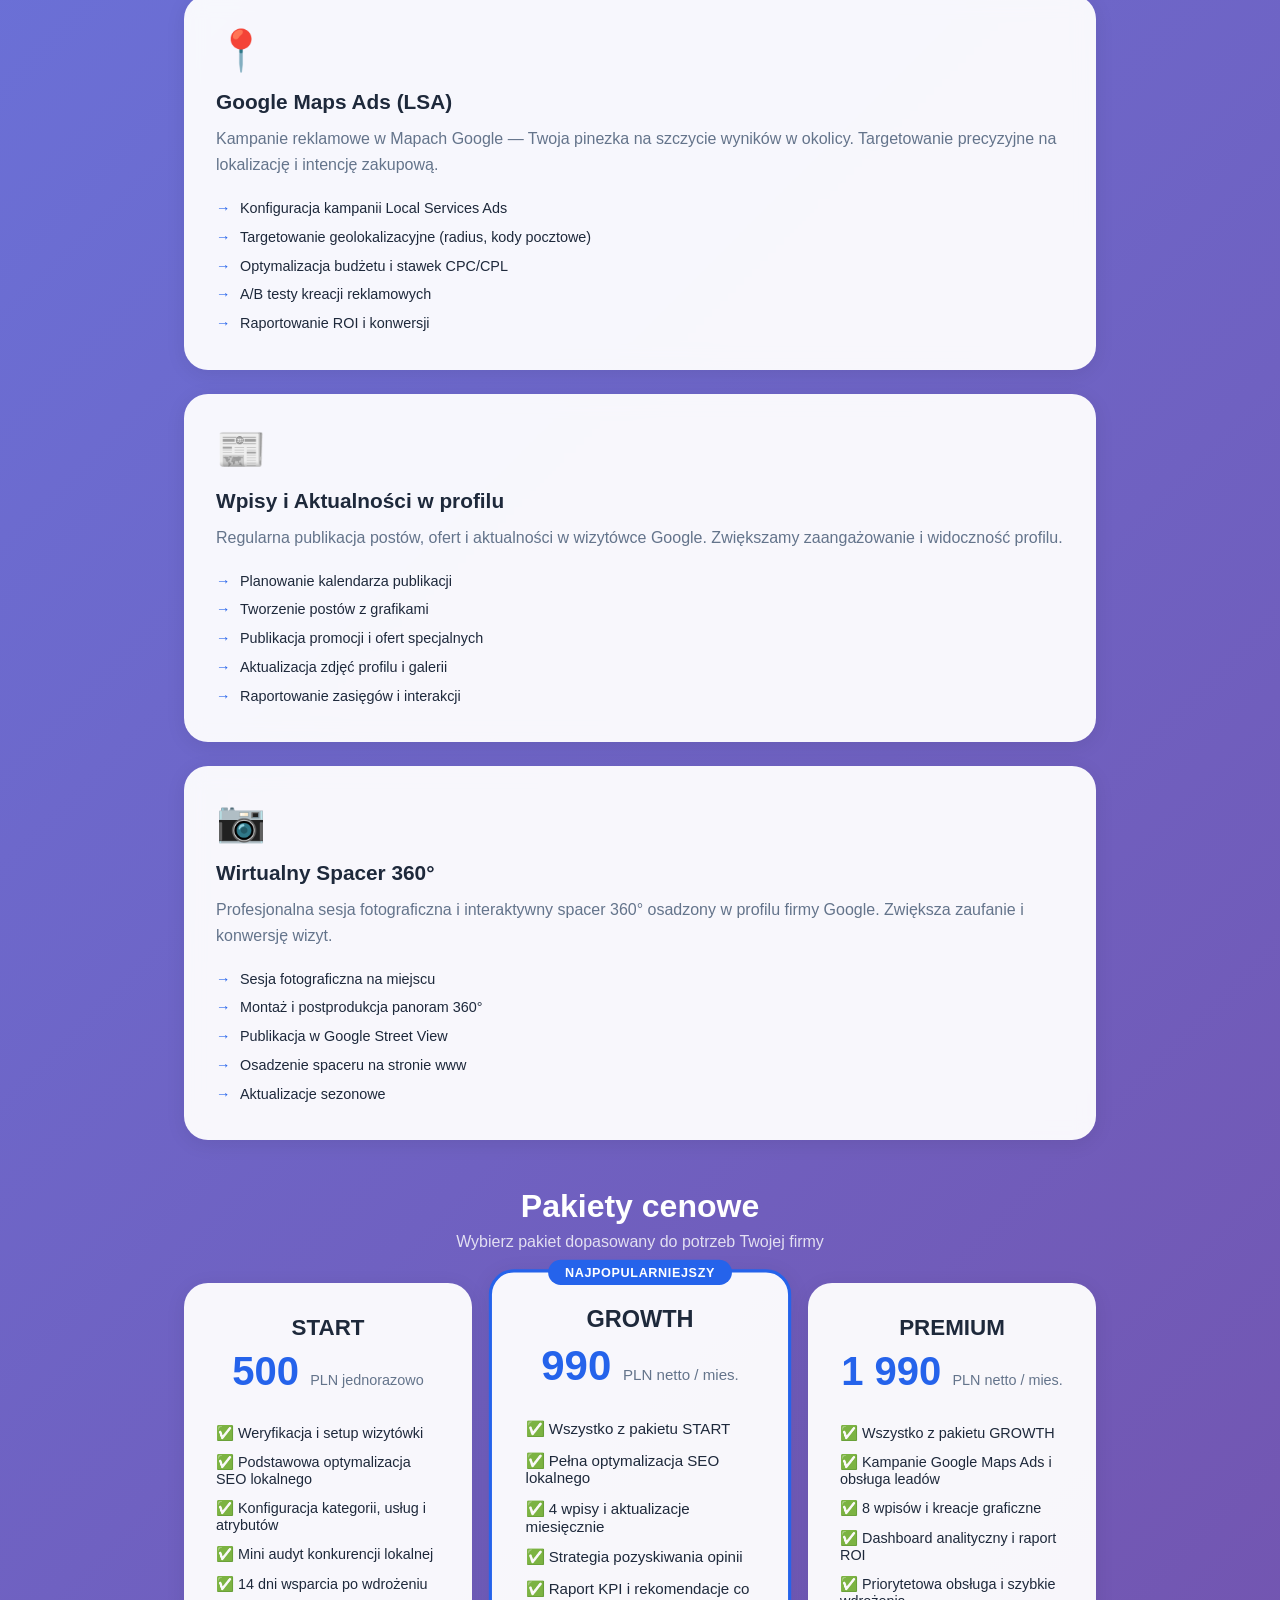
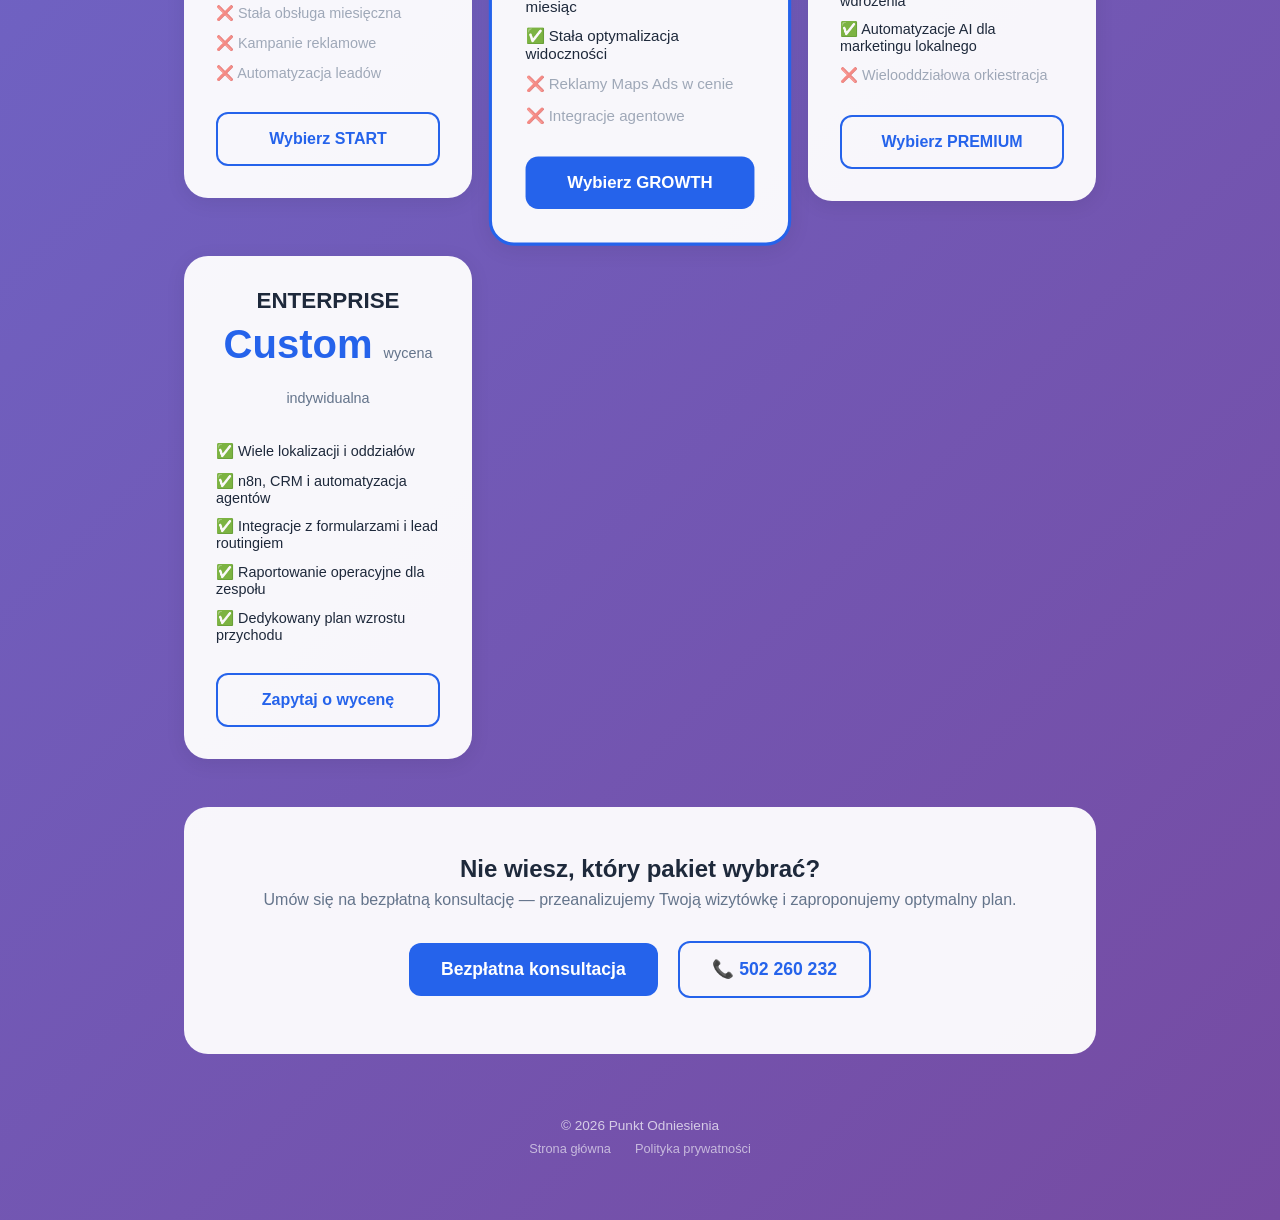
<file: uslugi.html>
<!DOCTYPE html>
<html lang="pl">

<head>
    <meta charset="UTF-8">
    <meta name="viewport" content="width=device-width, initial-scale=1.0, viewport-fit=cover">
    <meta name="theme-color" content="#2563eb">
    <meta name="description"
        content="Usługi marketingowe w Google Maps — optymalizacja wizytówek, SEO lokalne, zarządzanie opiniami, reklamy Maps Ads. Poznań.">

    <meta property="og:title" content="Usługi | Punkt Odniesienia — Marketing w Google Maps">
    <meta property="og:description"
        content="Szczegółowa oferta usług: optymalizacja wizytówek Google, SEO lokalne, reklamy Maps Ads, zarządzanie opiniami.">
    <meta property="og:type" content="website">
    <meta property="og:locale" content="pl_PL">
    <meta property="og:url" content="https://punkt-odniesienia.com/uslugi.html">
    <meta property="og:image" content="https://punkt-odniesienia.com/og-image.png">

    <meta name="twitter:card" content="summary_large_image">
    <meta name="twitter:title" content="Usługi | Punkt Odniesienia">
    <meta name="twitter:description"
        content="Pełna oferta usług marketingu w Google Maps — od weryfikacji po kampanie reklamowe.">

    <link rel="canonical" href="https://punkt-odniesienia.com/uslugi.html">
    <link rel="alternate" hreflang="pl" href="https://punkt-odniesienia.com/uslugi.html">
    <link rel="alternate" hreflang="en" href="https://punkt-odniesienia.com/en/">

    <link rel="icon" href="favicon.svg" type="image/svg+xml">
    <link rel="icon" href="favicon-32.png" type="image/png" sizes="32x32">
    <link rel="manifest" href="manifest.json">

    <!-- Schema.org JSON-LD -->
    <script type="application/ld+json">
    {
        "@context": "https://schema.org",
        "@type": "Service",
        "provider": {
            "@type": "LocalBusiness",
            "@id": "https://punkt-odniesienia.com/#business"
        },
        "serviceType": "Marketing w Google Maps",
        "areaServed": {
            "@type": "Country",
            "name": "PL"
        },
        "hasOfferCatalog": {
            "@type": "OfferCatalog",
            "name": "Pakiety usług",
            "itemListElement": [
                {
                    "@type": "Offer",
                    "name": "START",
                    "description": "Weryfikacja wizytówki + setup + podstawowe SEO lokalne",
                    "price": "500",
                    "priceCurrency": "PLN"
                },
                {
                    "@type": "Offer",
                    "name": "GROWTH",
                    "description": "Pełna optymalizacja SEO + zarządzanie opiniami + 4 wpisy miesięcznie",
                    "price": "990",
                    "priceCurrency": "PLN"
                },
                {
                    "@type": "Offer",
                    "name": "PREMIUM",
                    "description": "Growth + reklamy Google Maps + analityka + raport ROI",
                    "price": "1990",
                    "priceCurrency": "PLN"
                }
            ]
        }
    }
    </script>

    <!-- Plausible Analytics -->
    <script defer data-domain="punkt-odniesienia.com" src="https://plausible.io/js/script.tagged-events.js"></script>
    <script>window.plausible = window.plausible || function () { (window.plausible.q = window.plausible.q || []).push(arguments) }</script>

    <title>Usługi Google Maps Marketing | Punkt Odniesienia Poznań</title>
    <link rel="stylesheet" href="style.css">
    <link rel="stylesheet" href="uslugi.css">
</head>

<body>
    <!-- Navigation -->
    <nav class="nav">
        <a href="./" class="nav__logo">Punkt Odniesienia</a>
        <button class="nav__toggle" aria-label="Toggle menu" aria-expanded="false">
            <span class="nav__toggle-line"></span>
            <span class="nav__toggle-line"></span>
            <span class="nav__toggle-line"></span>
        </button>
        <div class="nav__links">
            <a href="./">Strona główna</a>
            <a href="uslugi.html" class="nav__active">Usługi</a>
            <a href="blog/">Blog</a>
            <a href="./#contact-form">Kontakt</a>
        </div>
    </nav>

    <script>
        document.querySelector('.nav__toggle')?.addEventListener('click', () => {
            const toggle = document.querySelector('.nav__toggle');
            const links = document.querySelector('.nav__links');
            toggle.classList.toggle('nav__toggle--active');
            links.classList.toggle('nav__links--open');
            toggle.setAttribute('aria-expanded', toggle.classList.contains('nav__toggle--active'));
        });
    </script>

    <main class="page">
        <!-- Hero -->
        <section class="hero">
            <h1>Usługi marketingowe<br>w Google Maps</h1>
            <p class="hero__subtitle">Pomagamy firmom zdominować lokalne wyniki wyszukiwania. Od weryfikacji wizytówki
                po zaawansowane kampanie reklamowe — wszystko w jednym miejscu.</p>
        </section>

        <!-- Detailed Services -->
        <section class="services-detail">
            <div class="service-card" id="weryfikacja">
                <div class="service-card__icon">✅</div>
                <h2>Weryfikacja i Setup wizytówki Google</h2>
                <p>Profesjonalne założenie lub odzyskanie dostępu do wizytówki Google Business Profile. Usuwamy
                    duplikaty, weryfikujemy lokalizację i konfigurujemy wszystkie pola profilu.</p>
                <ul class="service-card__list">
                    <li>Założenie nowej wizytówki od zera</li>
                    <li>Odzyskanie dostępu do istniejącej wizytówki</li>
                    <li>Usunięcie duplikatów i fałszywych wpisów</li>
                    <li>Weryfikacja lokalizacji (pocztówka / telefon / email)</li>
                    <li>Konfiguracja godzin otwarcia, usług, atrybutów</li>
                </ul>
            </div>

            <div class="service-card" id="seo">
                <div class="service-card__icon">📈</div>
                <h2>Optymalizacja SEO Lokalnego</h2>
                <p>Optymalizujemy Twoją wizytówkę pod kątem algorytmu Google Maps. Dobieramy kategorie, nasycamy opis
                    słowami kluczowymi i konfigurujemy wszystkie atrybuty zwiększające widoczność.</p>
                <ul class="service-card__list">
                    <li>Audyt obecnej widoczności w lokalnych wynikach</li>
                    <li>Dobór kategorii głównej i dodatkowych</li>
                    <li>Optymalizacja opisu z nasyceniem fraz kluczowych</li>
                    <li>Konfiguracja usług i menu/cennika</li>
                    <li>Budowa cytowań NAP na portale branżowe</li>
                    <li>Optymalizacja zdjęć (geotagging, alt-text)</li>
                </ul>
            </div>

            <div class="service-card" id="opinie">
                <div class="service-card__icon">⭐</div>
                <h2>Zarządzanie Opiniami Google</h2>
                <p>Profesjonalna strategia pozyskiwania pozytywnych recenzji oraz moderacja negatywnych opinii. Budujemy
                    reputację Twojej firmy online.</p>
                <ul class="service-card__list">
                    <li>Strategia pozyskiwania recenzji (QR kody, SMS, email)</li>
                    <li>Profesjonalne odpowiedzi na opinie (pozytywne i negatywne)</li>
                    <li>Moderacja i zgłaszanie spamu/fałszywych opinii</li>
                    <li>Analiza sentymentu i raportowanie trendów</li>
                    <li>Automatyzacja follow-up z klientami</li>
                </ul>
            </div>

            <div class="service-card" id="reklamy">
                <div class="service-card__icon">📍</div>
                <h2>Google Maps Ads (LSA)</h2>
                <p>Kampanie reklamowe w Mapach Google — Twoja pinezka na szczycie wyników w okolicy. Targetowanie
                    precyzyjne na lokalizację i intencję zakupową.</p>
                <ul class="service-card__list">
                    <li>Konfiguracja kampanii Local Services Ads</li>
                    <li>Targetowanie geolokalizacyjne (radius, kody pocztowe)</li>
                    <li>Optymalizacja budżetu i stawek CPC/CPL</li>
                    <li>A/B testy kreacji reklamowych</li>
                    <li>Raportowanie ROI i konwersji</li>
                </ul>
            </div>

            <div class="service-card" id="wpisy">
                <div class="service-card__icon">📰</div>
                <h2>Wpisy i Aktualności w profilu</h2>
                <p>Regularna publikacja postów, ofert i aktualności w wizytówce Google. Zwiększamy zaangażowanie i
                    widoczność profilu.</p>
                <ul class="service-card__list">
                    <li>Planowanie kalendarza publikacji</li>
                    <li>Tworzenie postów z grafikami</li>
                    <li>Publikacja promocji i ofert specjalnych</li>
                    <li>Aktualizacja zdjęć profilu i galerii</li>
                    <li>Raportowanie zasięgów i interakcji</li>
                </ul>
            </div>

            <div class="service-card" id="spacer">
                <div class="service-card__icon">📷</div>
                <h2>Wirtualny Spacer 360°</h2>
                <p>Profesjonalna sesja fotograficzna i interaktywny spacer 360° osadzony w profilu firmy Google.
                    Zwiększa zaufanie i konwersję wizyt.</p>
                <ul class="service-card__list">
                    <li>Sesja fotograficzna na miejscu</li>
                    <li>Montaż i postprodukcja panoram 360°</li>
                    <li>Publikacja w Google Street View</li>
                    <li>Osadzenie spaceru na stronie www</li>
                    <li>Aktualizacje sezonowe</li>
                </ul>
            </div>
        </section>

        <!-- Pricing Packages -->
        <section class="pricing" id="cennik">
            <h2 class="section-title">Pakiety cenowe</h2>
            <p class="section-subtitle">Wybierz pakiet dopasowany do potrzeb Twojej firmy</p>

            <div class="pricing__grid">
                <div class="pricing-card">
                    <div class="pricing-card__header">
                        <h3>START</h3>
                        <div class="pricing-card__price">500 <span>PLN jednorazowo</span></div>
                    </div>
                    <ul class="pricing-card__features">
                        <li>✅ Weryfikacja i setup wizytówki</li>
                        <li>✅ Podstawowa optymalizacja SEO lokalnego</li>
                        <li>✅ Konfiguracja kategorii, usług i atrybutów</li>
                        <li>✅ Mini audyt konkurencji lokalnej</li>
                        <li>✅ 14 dni wsparcia po wdrożeniu</li>
                        <li class="muted">❌ Stała obsługa miesięczna</li>
                        <li class="muted">❌ Kampanie reklamowe</li>
                        <li class="muted">❌ Automatyzacja leadów</li>
                    </ul>
                    <a href="./#contact-form" class="btn btn--outline pricing-card__cta">Wybierz START</a>
                </div>

                <div class="pricing-card pricing-card--popular">
                    <div class="pricing-card__badge">Najpopularniejszy</div>
                    <div class="pricing-card__header">
                        <h3>GROWTH</h3>
                        <div class="pricing-card__price">990 <span>PLN netto / mies.</span></div>
                    </div>
                    <ul class="pricing-card__features">
                        <li>✅ Wszystko z pakietu START</li>
                        <li>✅ Pełna optymalizacja SEO lokalnego</li>
                        <li>✅ 4 wpisy i aktualizacje miesięcznie</li>
                        <li>✅ Strategia pozyskiwania opinii</li>
                        <li>✅ Raport KPI i rekomendacje co miesiąc</li>
                        <li>✅ Stała optymalizacja widoczności</li>
                        <li class="muted">❌ Reklamy Maps Ads w cenie</li>
                        <li class="muted">❌ Integracje agentowe</li>
                    </ul>
                    <a href="./#contact-form" class="btn btn--primary pricing-card__cta">Wybierz GROWTH</a>
                </div>

                <div class="pricing-card">
                    <div class="pricing-card__header">
                        <h3>PREMIUM</h3>
                        <div class="pricing-card__price">1 990 <span>PLN netto / mies.</span></div>
                    </div>
                    <ul class="pricing-card__features">
                        <li>✅ Wszystko z pakietu GROWTH</li>
                        <li>✅ Kampanie Google Maps Ads i obsługa leadów</li>
                        <li>✅ 8 wpisów i kreacje graficzne</li>
                        <li>✅ Dashboard analityczny i raport ROI</li>
                        <li>✅ Priorytetowa obsługa i szybkie wdrożenia</li>
                        <li>✅ Automatyzacje AI dla marketingu lokalnego</li>
                        <li class="muted">❌ Wielooddziałowa orkiestracja</li>
                    </ul>
                    <a href="./#contact-form" class="btn btn--outline pricing-card__cta">Wybierz PREMIUM</a>
                </div>

                <div class="pricing-card">
                    <div class="pricing-card__header">
                        <h3>ENTERPRISE</h3>
                        <div class="pricing-card__price">Custom <span>wycena indywidualna</span></div>
                    </div>
                    <ul class="pricing-card__features">
                        <li>✅ Wiele lokalizacji i oddziałów</li>
                        <li>✅ n8n, CRM i automatyzacja agentów</li>
                        <li>✅ Integracje z formularzami i lead routingiem</li>
                        <li>✅ Raportowanie operacyjne dla zespołu</li>
                        <li>✅ Dedykowany plan wzrostu przychodu</li>
                    </ul>
                    <a href="./#contact-form" class="btn btn--outline pricing-card__cta">Zapytaj o wycenę</a>
                </div>
            </div>
        </section>

        <!-- CTA -->
        <section class="cta-section">
            <h2>Nie wiesz, który pakiet wybrać?</h2>
            <p>Umów się na bezpłatną konsultację — przeanalizujemy Twoją wizytówkę i zaproponujemy optymalny plan.</p>
            <a href="./#contact-form" class="btn btn--primary btn--lg">Bezpłatna konsultacja</a>
            <a href="tel:+48502260232" class="btn btn--outline btn--lg">📞 502 260 232</a>
        </section>

        <footer class="page__footer">
            <p>© 2026 Punkt Odniesienia</p>
            <div class="footer-links">
                <a href="./">Strona główna</a>
                <a href="polityka-prywatnosci.html">Polityka prywatności</a>
            </div>
        </footer>
    </main>

    <script>
        // Track pricing CTA clicks
        document.querySelectorAll('.pricing-card__cta').forEach(btn => {
            btn.addEventListener('click', () => {
                const pkg = btn.closest('.pricing-card').querySelector('h3').textContent;
                if (typeof window.plausible === 'function') {
                    window.plausible('Pricing CTA Click', { props: { package: pkg } });
                }
            });
        });
    </script>
</body>

</html>
</file>
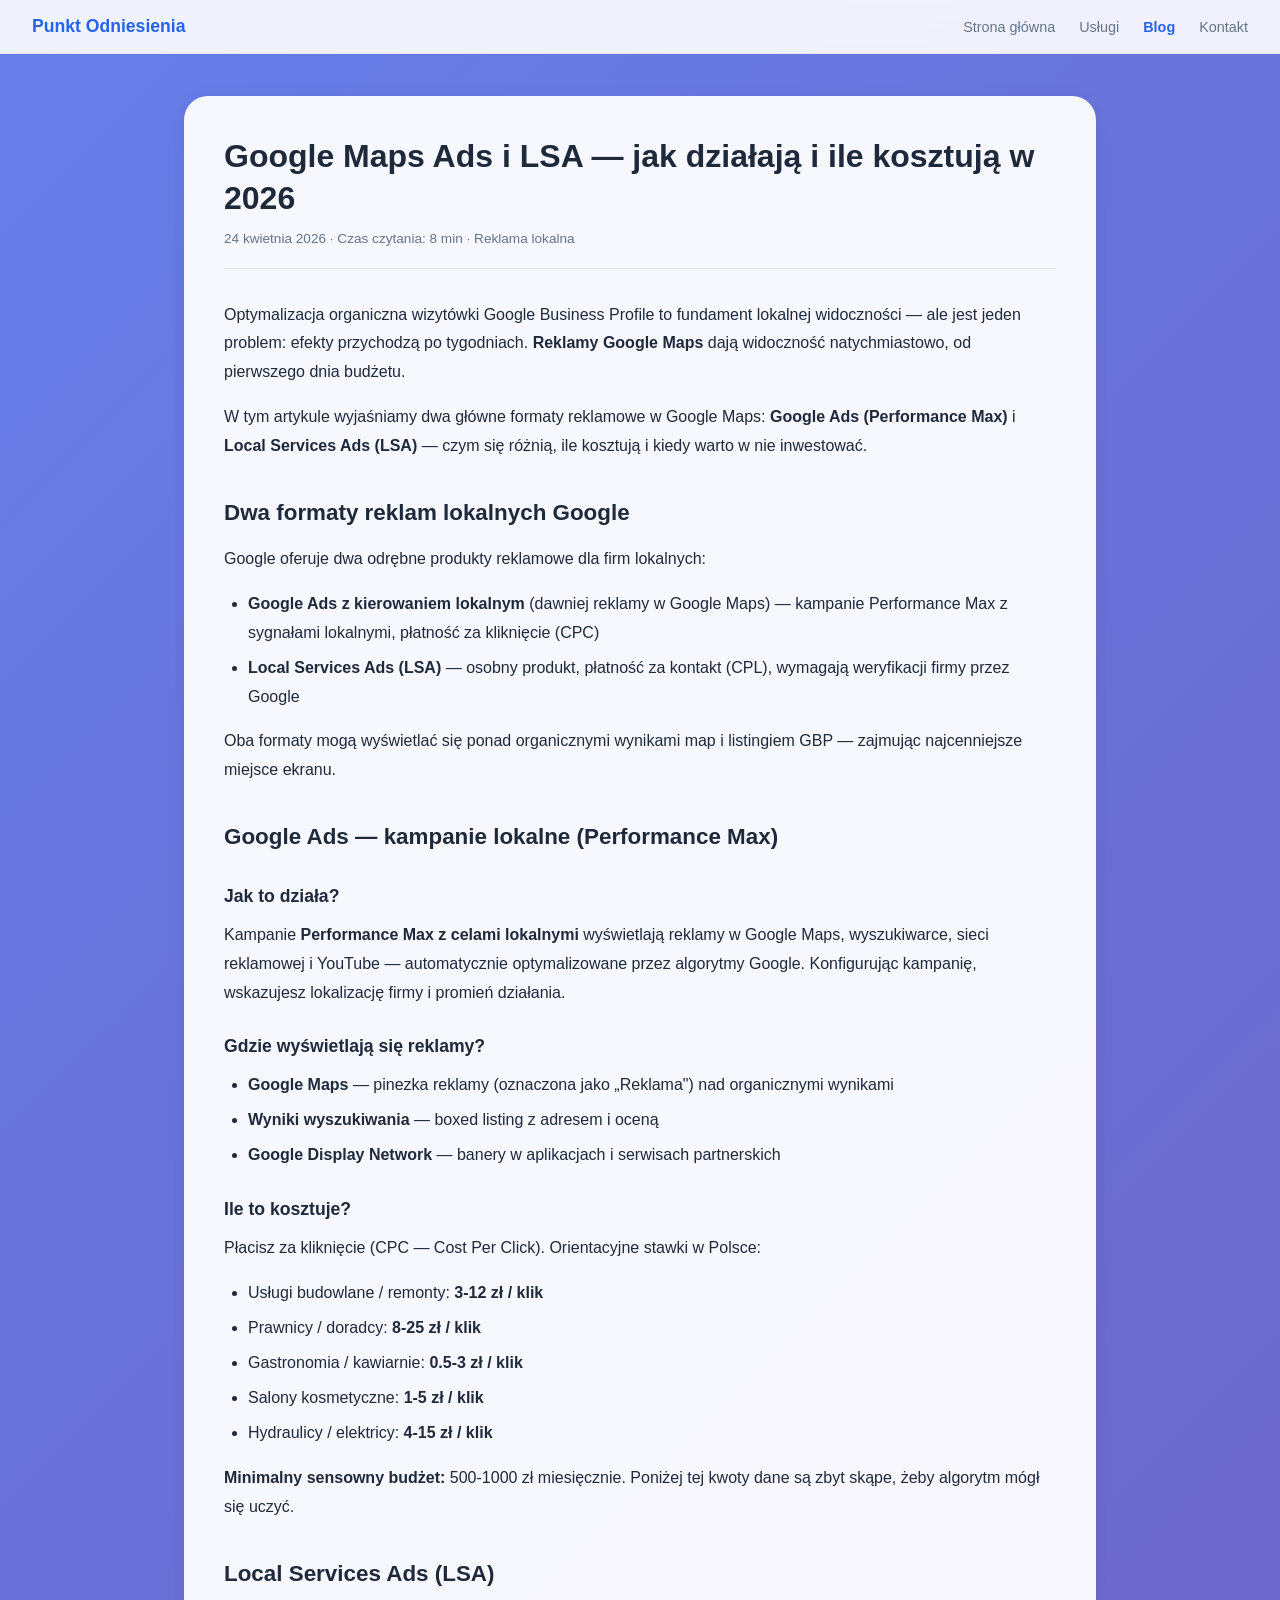
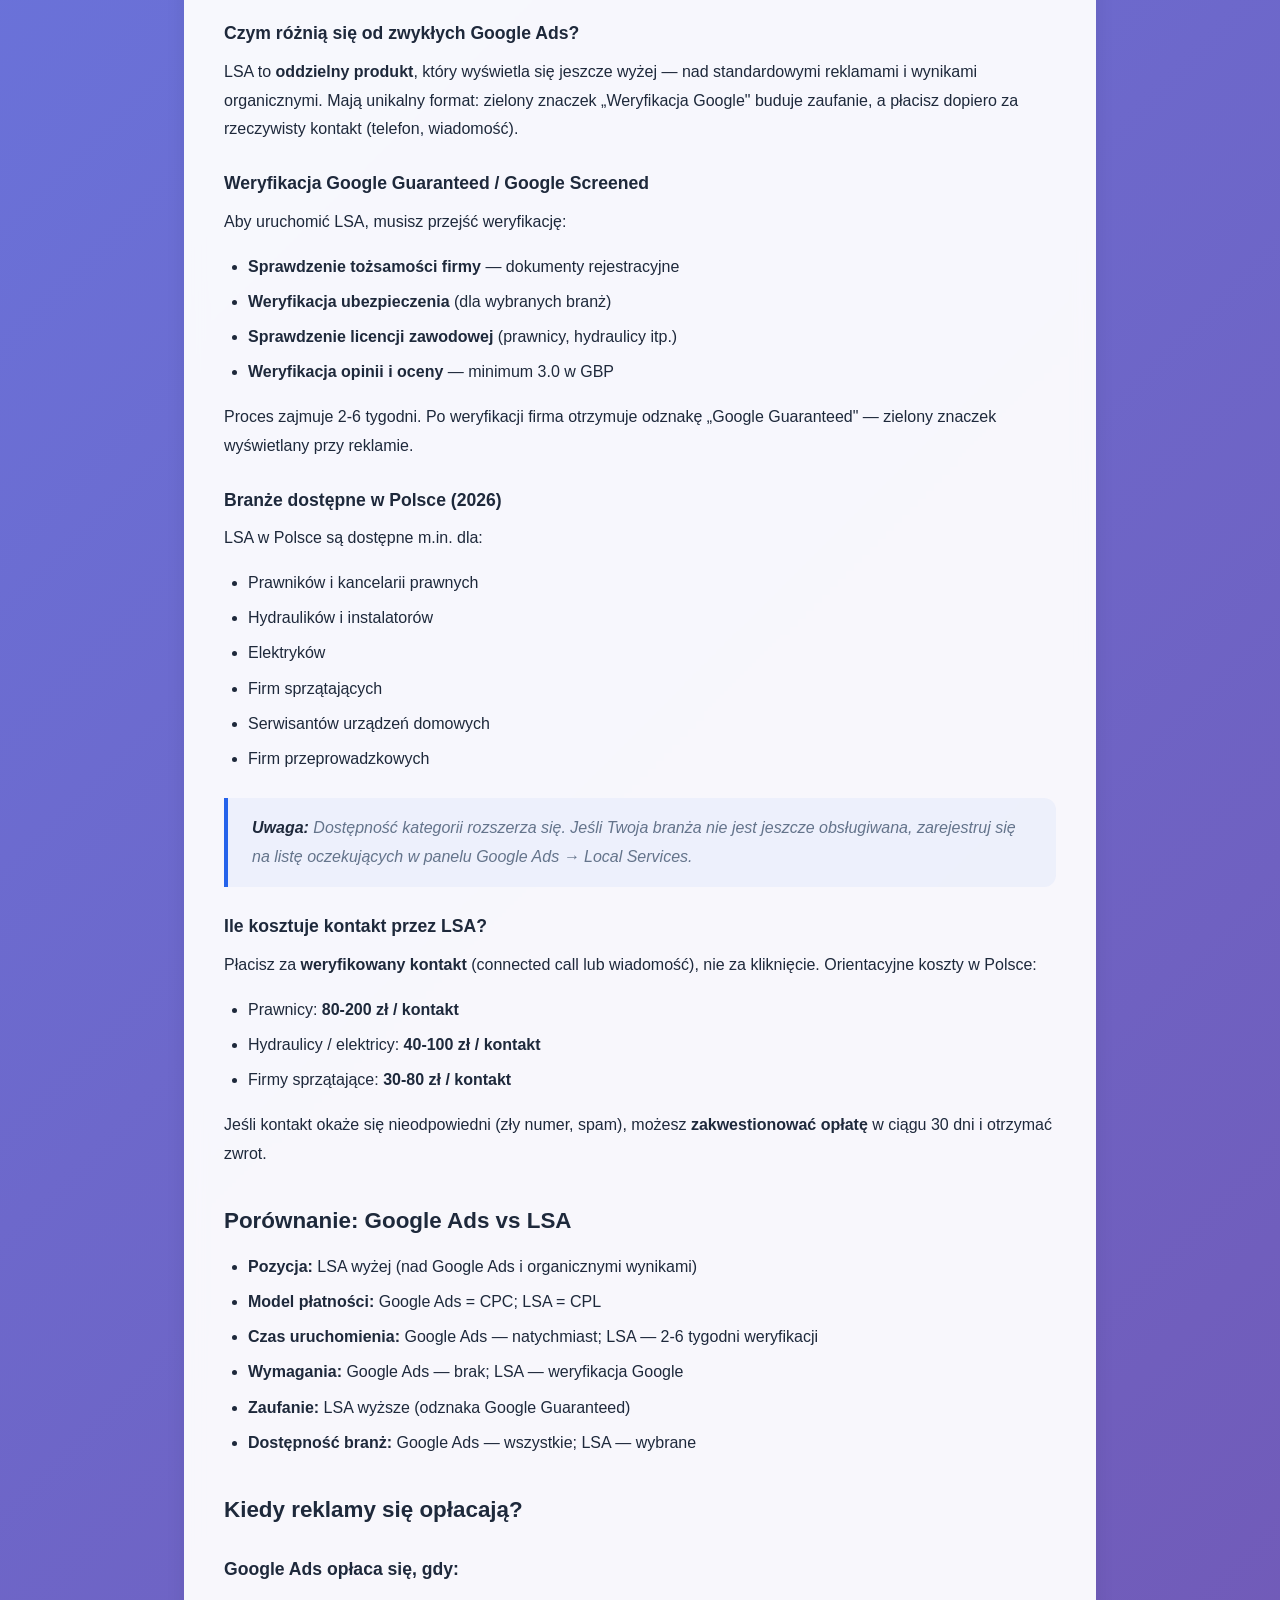
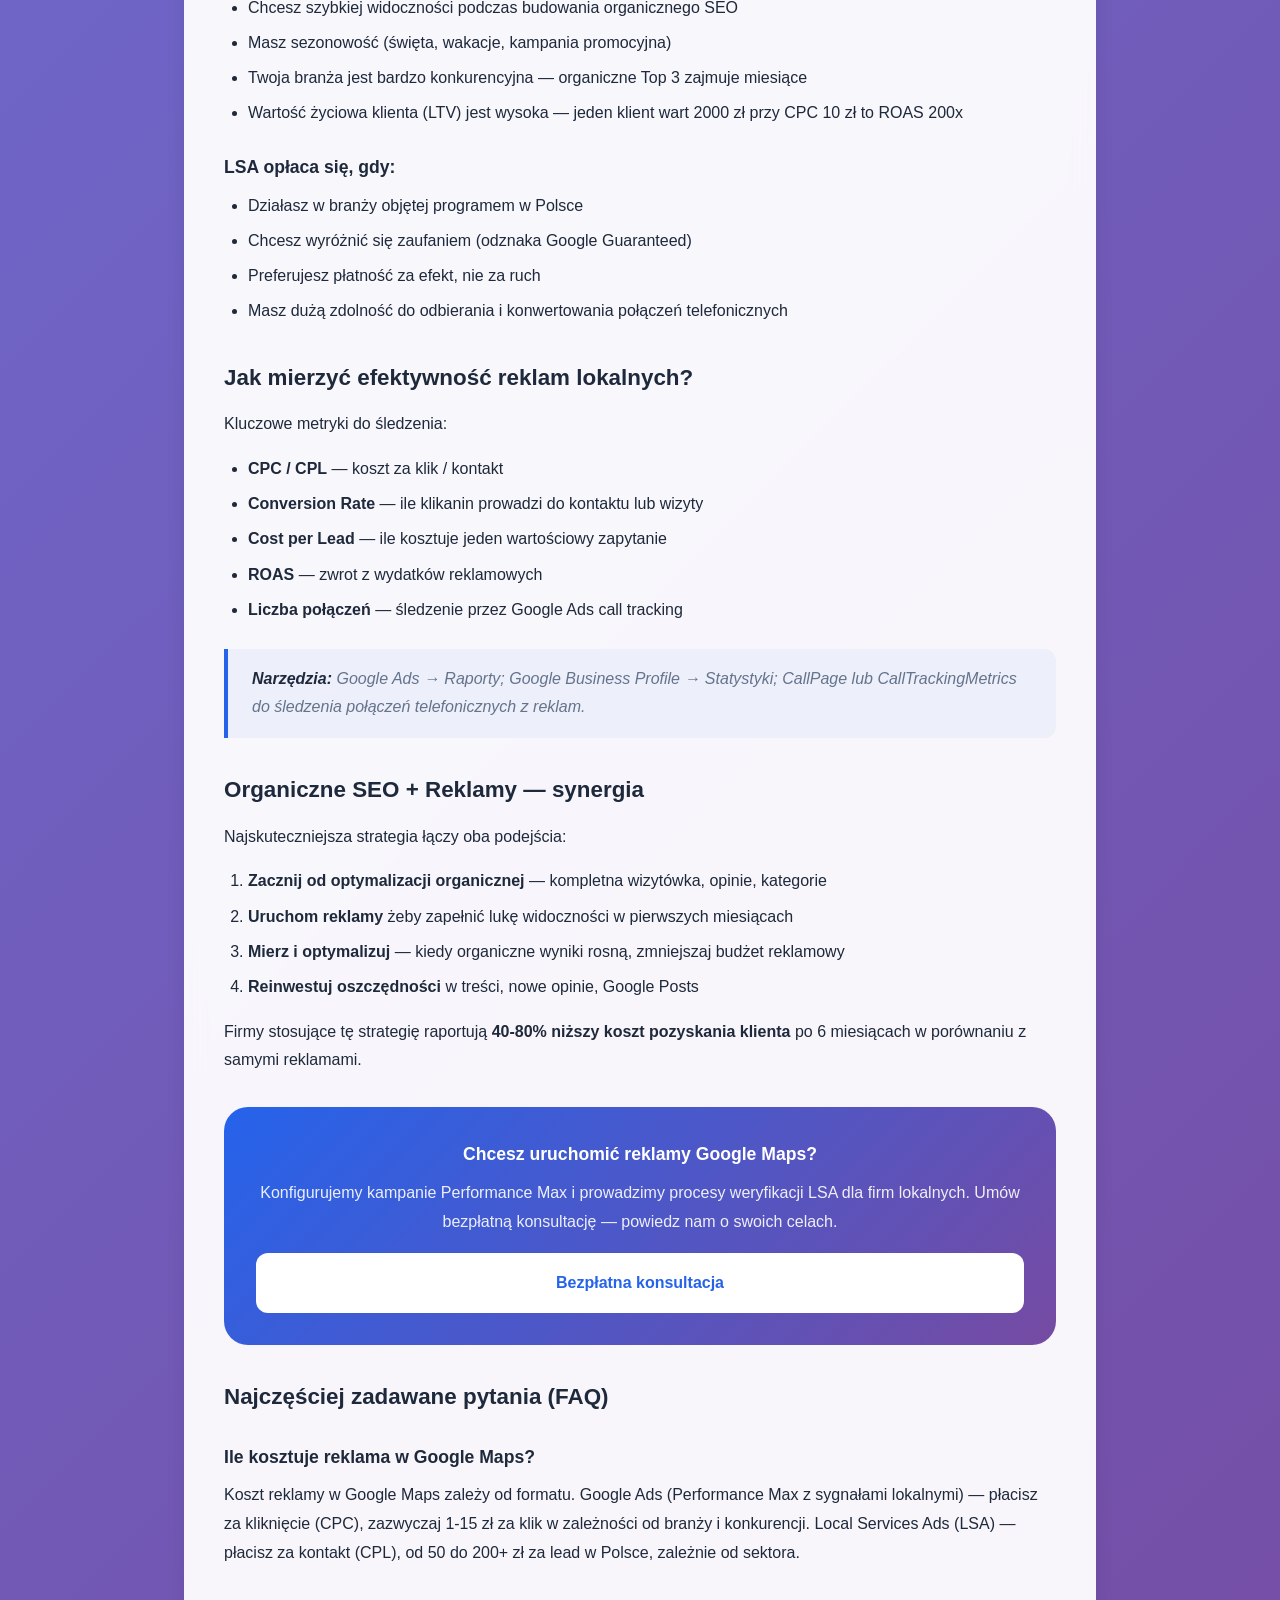
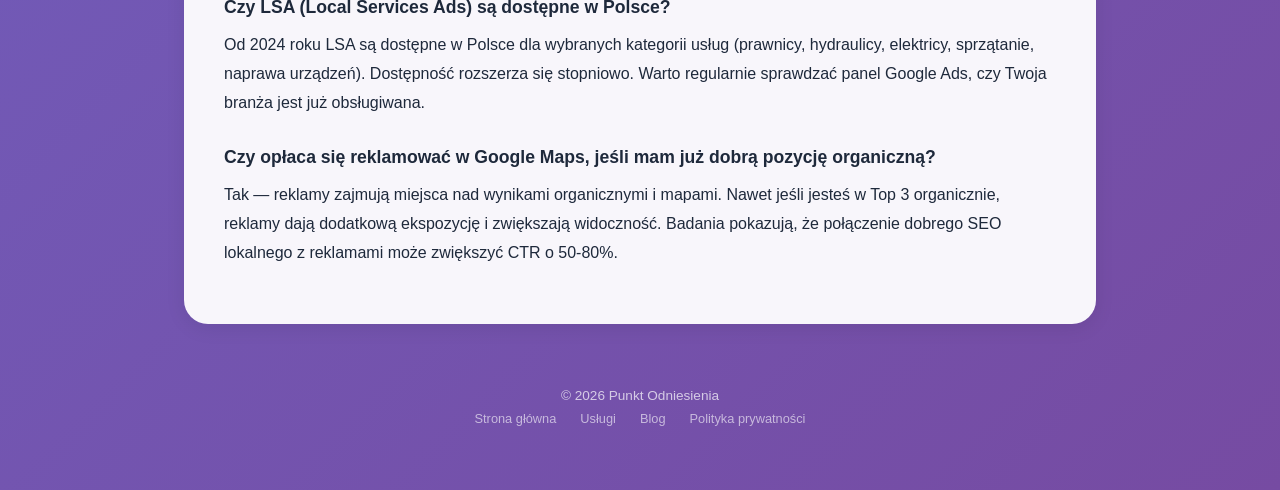
<file: blog/google-maps-ads-lsa.html>
<!DOCTYPE html>
<html lang="pl">

<head>
    <meta charset="UTF-8">
    <meta name="viewport" content="width=device-width, initial-scale=1.0, viewport-fit=cover">
    <meta name="theme-color" content="#2563eb">
    <meta name="description"
        content="Czym są Google Maps Ads i Local Services Ads (LSA)? Jak działają, ile kosztują, kiedy się opłacają — kompletny przewodnik dla firm lokalnych na 2026 rok.">

    <meta property="og:title" content="Google Maps Ads i LSA — jak działają i ile kosztują w 2026">
    <meta property="og:description"
        content="Reklamy w Google Maps: Local Services Ads vs Google Ads. Porównanie kosztów, efektywności i kiedy warto inwestować.">
    <meta property="og:type" content="article">
    <meta property="og:locale" content="pl_PL">
    <meta property="og:url" content="https://punkt-odniesienia.com/blog/google-maps-ads-lsa.html">
    <meta property="og:image" content="https://punkt-odniesienia.com/og-image.png">
    <meta property="og:image:width" content="1200">
    <meta property="og:image:height" content="630">
    <meta property="article:published_time" content="2026-04-24">
    <meta property="article:author" content="Punkt Odniesienia">
    <meta property="article:section" content="Reklama lokalna">

    <meta name="twitter:card" content="summary_large_image">
    <meta name="twitter:title" content="Google Maps Ads i LSA — jak działają i ile kosztują w 2026">
    <meta name="twitter:description"
        content="Reklamy w Google Maps: Local Services Ads vs Google Ads. Porównanie kosztów, efektywności i kiedy warto inwestować.">
    <meta name="twitter:image" content="https://punkt-odniesienia.com/og-image.png">

    <link rel="canonical" href="https://punkt-odniesienia.com/blog/google-maps-ads-lsa.html">
    <link rel="icon" href="../favicon.svg" type="image/svg+xml">
    <link rel="manifest" href="../manifest.json">

    <!-- Schema.org Article -->
    <script type="application/ld+json">
    {
        "@context": "https://schema.org",
        "@type": "Article",
        "headline": "Google Maps Ads i LSA — jak działają i ile kosztują w 2026",
        "description": "Czym są Google Maps Ads i Local Services Ads (LSA)? Jak działają, ile kosztują, kiedy się opłacają — kompletny przewodnik dla firm lokalnych.",
        "author": {
            "@type": "Organization",
            "name": "Punkt Odniesienia",
            "@id": "https://punkt-odniesienia.com/#business"
        },
        "publisher": {
            "@type": "Organization",
            "name": "Punkt Odniesienia",
            "url": "https://punkt-odniesienia.com/"
        },
        "datePublished": "2026-04-24",
        "dateModified": "2026-04-24",
        "mainEntityOfPage": "https://punkt-odniesienia.com/blog/google-maps-ads-lsa.html",
        "keywords": ["Google Maps Ads", "Local Services Ads", "LSA", "reklamy Google Maps", "reklama lokalna Google"]
    }
    </script>

    <!-- FAQ Schema -->
    <script type="application/ld+json">
    {
        "@context": "https://schema.org",
        "@type": "FAQPage",
        "mainEntity": [
            {
                "@type": "Question",
                "name": "Ile kosztuje reklama w Google Maps?",
                "acceptedAnswer": {
                    "@type": "Answer",
                    "text": "Koszt reklamy w Google Maps zależy od formatu. Google Ads (Performance Max z sygnałami lokalnymi) — płacisz za kliknięcie (CPC), zazwyczaj 1-15 zł za klik w zależności od branży i konkurencji. Local Services Ads (LSA) — płacisz za kontakt (CPL), od 50 do 200+ zł za lead w Polsce, zależnie od sektora."
                }
            },
            {
                "@type": "Question",
                "name": "Czy LSA (Local Services Ads) są dostępne w Polsce?",
                "acceptedAnswer": {
                    "@type": "Answer",
                    "text": "Od 2024 roku LSA są dostępne w Polsce dla wybranych kategorii usług (prawnicy, hydraulicy, elektricy, sprzątanie, naprawa urządzeń). Dostępność rozszerza się stopniowo. Warto regularnie sprawdzać panel Google Ads, czy Twoja branża jest już obsługiwana."
                }
            },
            {
                "@type": "Question",
                "name": "Czy opłaca się reklamować w Google Maps, jeśli mam już dobrą pozycję organiczną?",
                "acceptedAnswer": {
                    "@type": "Answer",
                    "text": "Tak — reklamy zajmują miejsca nad wynikami organicznymi i mapami. Nawet jeśli jesteś w Top 3 organicznie, reklamy dają dodatkową ekspozycję i zwiększają widoczność. Badania pokazują, że połączenie dobrego SEO lokalnego z reklamami może zwiększyć CTR o 50-80%."
                }
            }
        ]
    }
    </script>

    <script defer data-domain="punkt-odniesienia.com" src="https://plausible.io/js/script.tagged-events.js"></script>
    <script>window.plausible = window.plausible || function () { (window.plausible.q = window.plausible.q || []).push(arguments) }</script>

    <title>Google Maps Ads i LSA — jak działają i ile kosztują w 2026 | Punkt Odniesienia</title>
    <link rel="stylesheet" href="../style.css">
    <link rel="stylesheet" href="../uslugi.css">
    <link rel="stylesheet" href="blog.css">
</head>

<body>
    <nav class="nav">
        <a href="../" class="nav__logo">Punkt Odniesienia</a>
        <button class="nav__toggle" aria-label="Toggle menu" aria-expanded="false">
            <span class="nav__toggle-line"></span>
            <span class="nav__toggle-line"></span>
            <span class="nav__toggle-line"></span>
        </button>
        <div class="nav__links">
            <a href="../">Strona główna</a>
            <a href="../uslugi.html">Usługi</a>
            <a href="./" class="nav__active">Blog</a>
            <a href="../#contact-form">Kontakt</a>
        </div>
    </nav>

    <script>
        document.querySelector('.nav__toggle')?.addEventListener('click', () => {
            const toggle = document.querySelector('.nav__toggle');
            const links = document.querySelector('.nav__links');
            toggle.classList.toggle('nav__toggle--active');
            links.classList.toggle('nav__links--open');
            toggle.setAttribute('aria-expanded', toggle.classList.contains('nav__toggle--active'));
        });
    </script>

    <main class="page">
        <article class="article">
            <h1>Google Maps Ads i LSA — jak działają i ile kosztują w 2026</h1>
            <div class="article__meta">
                <time datetime="2026-04-24">24 kwietnia 2026</time> · Czas czytania: 8 min · Reklama lokalna
            </div>

            <p>Optymalizacja organiczna wizytówki Google Business Profile to fundament lokalnej widoczności — ale jest
                jeden problem: efekty przychodzą po tygodniach. <strong>Reklamy Google Maps</strong> dają widoczność
                natychmiastowo, od pierwszego dnia budżetu.</p>

            <p>W tym artykule wyjaśniamy dwa główne formaty reklamowe w Google Maps: <strong>Google Ads
                    (Performance Max)</strong> i <strong>Local Services Ads (LSA)</strong> — czym się różnią, ile
                kosztują i kiedy warto w nie inwestować.</p>

            <h2>Dwa formaty reklam lokalnych Google</h2>

            <p>Google oferuje dwa odrębne produkty reklamowe dla firm lokalnych:</p>

            <ul>
                <li><strong>Google Ads z kierowaniem lokalnym</strong> (dawniej reklamy w Google Maps) — kampanie
                    Performance Max z sygnałami lokalnymi, płatność za kliknięcie (CPC)</li>
                <li><strong>Local Services Ads (LSA)</strong> — osobny produkt, płatność za kontakt (CPL), wymagają
                    weryfikacji firmy przez Google</li>
            </ul>

            <p>Oba formaty mogą wyświetlać się ponad organicznymi wynikami map i listingiem GBP — zajmując najcenniejsze
                miejsce ekranu.</p>

            <h2>Google Ads — kampanie lokalne (Performance Max)</h2>

            <h3>Jak to działa?</h3>

            <p>Kampanie <strong>Performance Max z celami lokalnymi</strong> wyświetlają reklamy w Google Maps,
                wyszukiwarce, sieci reklamowej i YouTube — automatycznie optymalizowane przez algorytmy Google.
                Konfigurując kampanię, wskazujesz lokalizację firmy i promień działania.</p>

            <h3>Gdzie wyświetlają się reklamy?</h3>

            <ul>
                <li><strong>Google Maps</strong> — pinezka reklamy (oznaczona jako „Reklama") nad organicznymi
                    wynikami</li>
                <li><strong>Wyniki wyszukiwania</strong> — boxed listing z adresem i oceną</li>
                <li><strong>Google Display Network</strong> — banery w aplikacjach i serwisach partnerskich</li>
            </ul>

            <h3>Ile to kosztuje?</h3>

            <p>Płacisz za kliknięcie (CPC — Cost Per Click). Orientacyjne stawki w Polsce:</p>

            <ul>
                <li>Usługi budowlane / remonty: <strong>3-12 zł / klik</strong></li>
                <li>Prawnicy / doradcy: <strong>8-25 zł / klik</strong></li>
                <li>Gastronomia / kawiarnie: <strong>0.5-3 zł / klik</strong></li>
                <li>Salony kosmetyczne: <strong>1-5 zł / klik</strong></li>
                <li>Hydraulicy / elektricy: <strong>4-15 zł / klik</strong></li>
            </ul>

            <p><strong>Minimalny sensowny budżet:</strong> 500-1000 zł miesięcznie. Poniżej tej kwoty dane są zbyt
                skąpe, żeby algorytm mógł się uczyć.</p>

            <h2>Local Services Ads (LSA)</h2>

            <h3>Czym różnią się od zwykłych Google Ads?</h3>

            <p>LSA to <strong>oddzielny produkt</strong>, który wyświetla się jeszcze wyżej — nad standardowymi
                reklamami i wynikami organicznymi. Mają unikalny format: zielony znaczek „Weryfikacja Google" buduje
                zaufanie, a płacisz dopiero za rzeczywisty kontakt (telefon, wiadomość).</p>

            <h3>Weryfikacja Google Guaranteed / Google Screened</h3>

            <p>Aby uruchomić LSA, musisz przejść weryfikację:</p>

            <ul>
                <li><strong>Sprawdzenie tożsamości firmy</strong> — dokumenty rejestracyjne</li>
                <li><strong>Weryfikacja ubezpieczenia</strong> (dla wybranych branż)</li>
                <li><strong>Sprawdzenie licencji zawodowej</strong> (prawnicy, hydraulicy itp.)</li>
                <li><strong>Weryfikacja opinii i oceny</strong> — minimum 3.0 w GBP</li>
            </ul>

            <p>Proces zajmuje 2-6 tygodni. Po weryfikacji firma otrzymuje odznakę „Google Guaranteed" — zielony
                znaczek wyświetlany przy reklamie.</p>

            <h3>Branże dostępne w Polsce (2026)</h3>

            <p>LSA w Polsce są dostępne m.in. dla:</p>

            <ul>
                <li>Prawników i kancelarii prawnych</li>
                <li>Hydraulików i instalatorów</li>
                <li>Elektryków</li>
                <li>Firm sprzątających</li>
                <li>Serwisantów urządzeń domowych</li>
                <li>Firm przeprowadzkowych</li>
            </ul>

            <blockquote>
                <strong>Uwaga:</strong> Dostępność kategorii rozszerza się. Jeśli Twoja branża nie jest jeszcze
                obsługiwana, zarejestruj się na listę oczekujących w panelu Google Ads → Local Services.
            </blockquote>

            <h3>Ile kosztuje kontakt przez LSA?</h3>

            <p>Płacisz za <strong>weryfikowany kontakt</strong> (connected call lub wiadomość), nie za kliknięcie.
                Orientacyjne koszty w Polsce:</p>

            <ul>
                <li>Prawnicy: <strong>80-200 zł / kontakt</strong></li>
                <li>Hydraulicy / elektricy: <strong>40-100 zł / kontakt</strong></li>
                <li>Firmy sprzątające: <strong>30-80 zł / kontakt</strong></li>
            </ul>

            <p>Jeśli kontakt okaże się nieodpowiedni (zły numer, spam), możesz <strong>zakwestionować opłatę</strong>
                w ciągu 30 dni i otrzymać zwrot.</p>

            <h2>Porównanie: Google Ads vs LSA</h2>

            <ul>
                <li><strong>Pozycja:</strong> LSA wyżej (nad Google Ads i organicznymi wynikami)</li>
                <li><strong>Model płatności:</strong> Google Ads = CPC; LSA = CPL</li>
                <li><strong>Czas uruchomienia:</strong> Google Ads — natychmiast; LSA — 2-6 tygodni weryfikacji</li>
                <li><strong>Wymagania:</strong> Google Ads — brak; LSA — weryfikacja Google</li>
                <li><strong>Zaufanie:</strong> LSA wyższe (odznaka Google Guaranteed)</li>
                <li><strong>Dostępność branż:</strong> Google Ads — wszystkie; LSA — wybrane</li>
            </ul>

            <h2>Kiedy reklamy się opłacają?</h2>

            <h3>Google Ads opłaca się, gdy:</h3>

            <ul>
                <li>Chcesz szybkiej widoczności podczas budowania organicznego SEO</li>
                <li>Masz sezonowość (święta, wakacje, kampania promocyjna)</li>
                <li>Twoja branża jest bardzo konkurencyjna — organiczne Top 3 zajmuje miesiące</li>
                <li>Wartość życiowa klienta (LTV) jest wysoka — jeden klient wart 2000 zł przy CPC 10 zł to ROAS 200x
                </li>
            </ul>

            <h3>LSA opłaca się, gdy:</h3>

            <ul>
                <li>Działasz w branży objętej programem w Polsce</li>
                <li>Chcesz wyróżnić się zaufaniem (odznaka Google Guaranteed)</li>
                <li>Preferujesz płatność za efekt, nie za ruch</li>
                <li>Masz dużą zdolność do odbierania i konwertowania połączeń telefonicznych</li>
            </ul>

            <h2>Jak mierzyć efektywność reklam lokalnych?</h2>

            <p>Kluczowe metryki do śledzenia:</p>

            <ul>
                <li><strong>CPC / CPL</strong> — koszt za klik / kontakt</li>
                <li><strong>Conversion Rate</strong> — ile klikanin prowadzi do kontaktu lub wizyty</li>
                <li><strong>Cost per Lead</strong> — ile kosztuje jeden wartościowy zapytanie</li>
                <li><strong>ROAS</strong> — zwrot z wydatków reklamowych</li>
                <li><strong>Liczba połączeń</strong> — śledzenie przez Google Ads call tracking</li>
            </ul>

            <blockquote>
                <strong>Narzędzia:</strong> Google Ads → Raporty; Google Business Profile → Statystyki; CallPage lub
                CallTrackingMetrics do śledzenia połączeń telefonicznych z reklam.
            </blockquote>

            <h2>Organiczne SEO + Reklamy — synergia</h2>

            <p>Najskuteczniejsza strategia łączy oba podejścia:</p>

            <ol>
                <li><strong>Zacznij od optymalizacji organicznej</strong> — kompletna wizytówka, opinie, kategorie</li>
                <li><strong>Uruchom reklamy</strong> żeby zapełnić lukę widoczności w pierwszych miesiącach</li>
                <li><strong>Mierz i optymalizuj</strong> — kiedy organiczne wyniki rosną, zmniejszaj budżet reklamowy
                </li>
                <li><strong>Reinwestuj oszczędności</strong> w treści, nowe opinie, Google Posts</li>
            </ol>

            <p>Firmy stosujące tę strategię raportują <strong>40-80% niższy koszt pozyskania klienta</strong> po 6
                miesiącach w porównaniu z samymi reklamami.</p>

            <div class="article-cta">
                <h3>Chcesz uruchomić reklamy Google Maps?</h3>
                <p>Konfigurujemy kampanie Performance Max i prowadzimy procesy weryfikacji LSA dla firm lokalnych.
                    Umów bezpłatną konsultację — powiedz nam o swoich celach.</p>
                <a href="../#contact-form" class="btn btn--primary"
                    style="background:white;color:var(--primary);">Bezpłatna konsultacja</a>
            </div>

            <h2>Najczęściej zadawane pytania (FAQ)</h2>

            <h3>Ile kosztuje reklama w Google Maps?</h3>
            <p>Koszt reklamy w Google Maps zależy od formatu. Google Ads (Performance Max z sygnałami lokalnymi) —
                płacisz za kliknięcie (CPC), zazwyczaj 1-15 zł za klik w zależności od branży i konkurencji. Local
                Services Ads (LSA) — płacisz za kontakt (CPL), od 50 do 200+ zł za lead w Polsce, zależnie od sektora.
            </p>

            <h3>Czy LSA (Local Services Ads) są dostępne w Polsce?</h3>
            <p>Od 2024 roku LSA są dostępne w Polsce dla wybranych kategorii usług (prawnicy, hydraulicy, elektricy,
                sprzątanie, naprawa urządzeń). Dostępność rozszerza się stopniowo. Warto regularnie sprawdzać panel
                Google Ads, czy Twoja branża jest już obsługiwana.</p>

            <h3>Czy opłaca się reklamować w Google Maps, jeśli mam już dobrą pozycję organiczną?</h3>
            <p>Tak — reklamy zajmują miejsca nad wynikami organicznymi i mapami. Nawet jeśli jesteś w Top 3
                organicznie, reklamy dają dodatkową ekspozycję i zwiększają widoczność. Badania pokazują, że połączenie
                dobrego SEO lokalnego z reklamami może zwiększyć CTR o 50-80%.</p>
        </article>

        <footer class="page__footer">
            <p>© 2026 Punkt Odniesienia</p>
            <div class="footer-links">
                <a href="../">Strona główna</a>
                <a href="../uslugi.html">Usługi</a>
                <a href="./">Blog</a>
                <a href="../polityka-prywatnosci.html">Polityka prywatności</a>
            </div>
        </footer>
    </main>

    <script>
        if (typeof window.plausible === 'function') {
            window.plausible('Blog Article Read', { props: { article: 'google-maps-ads-lsa' } });
        }
    </script>
</body>

</html>
</file>
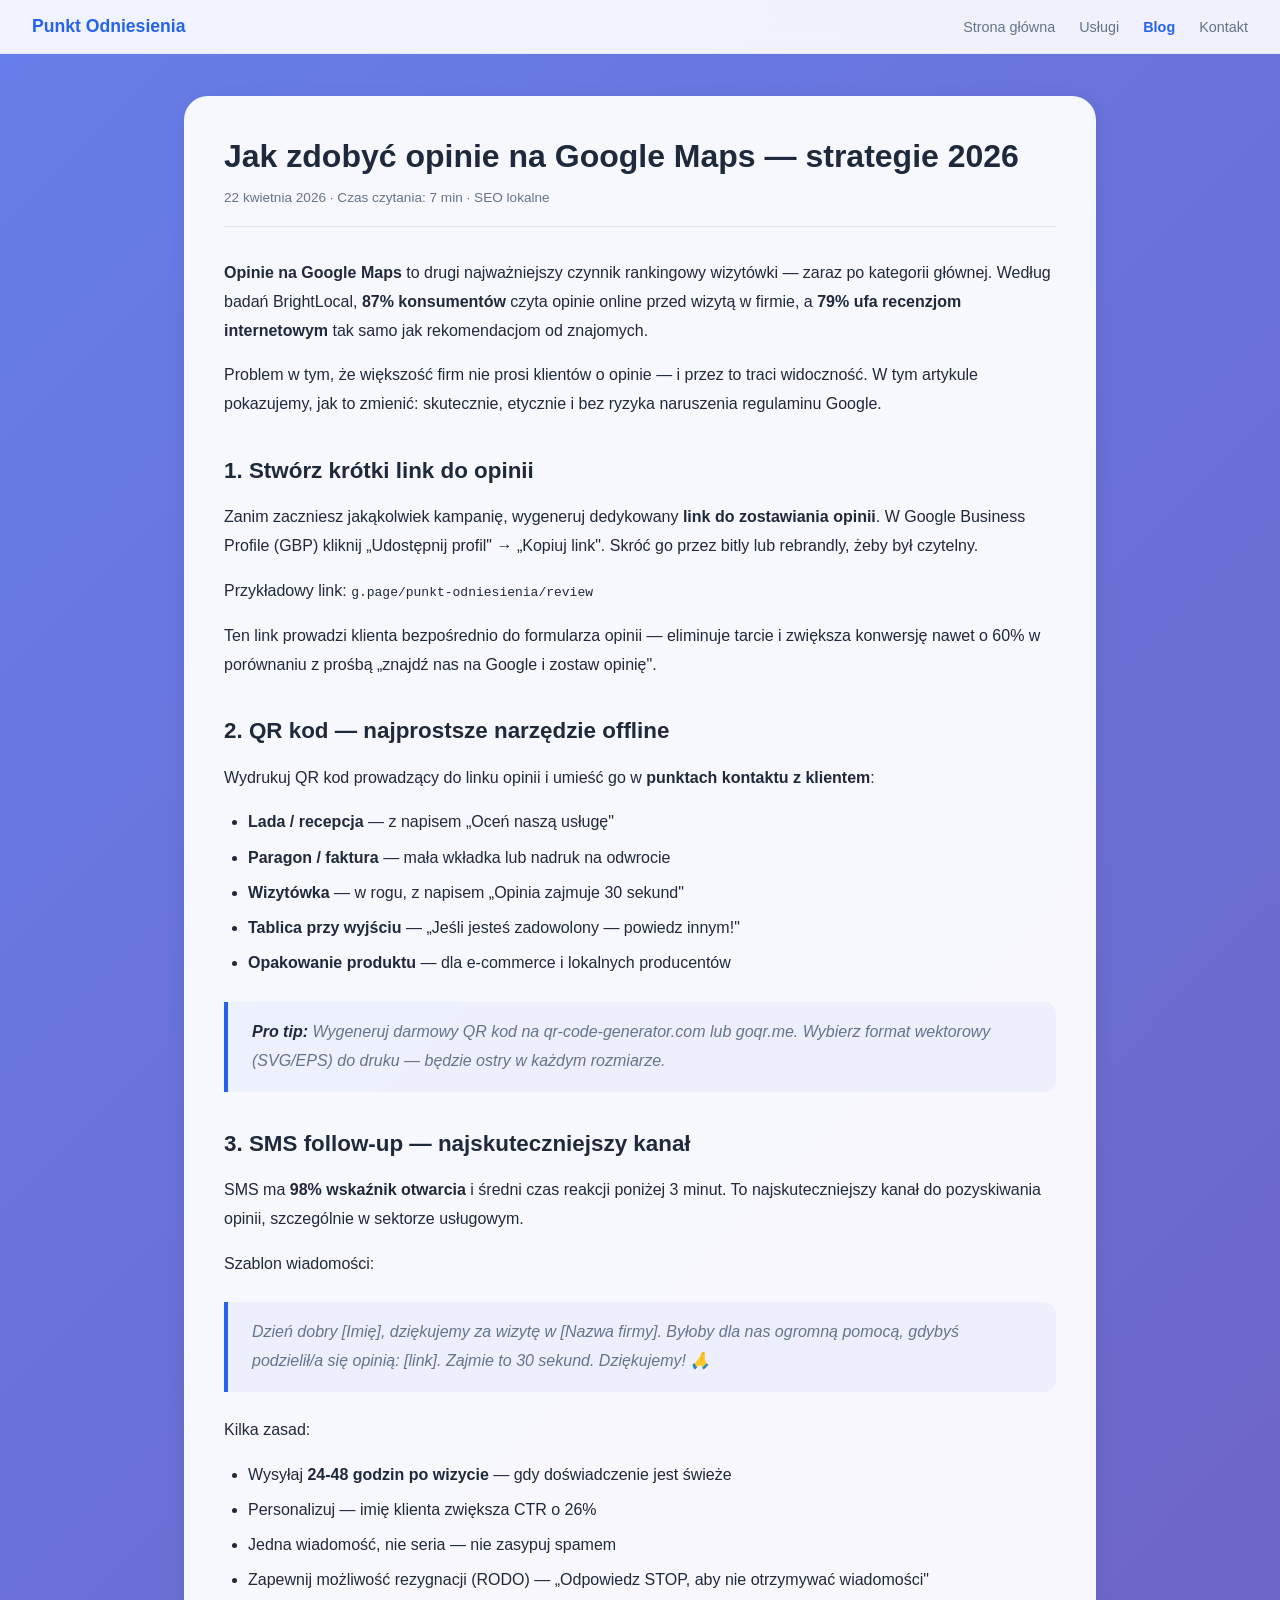
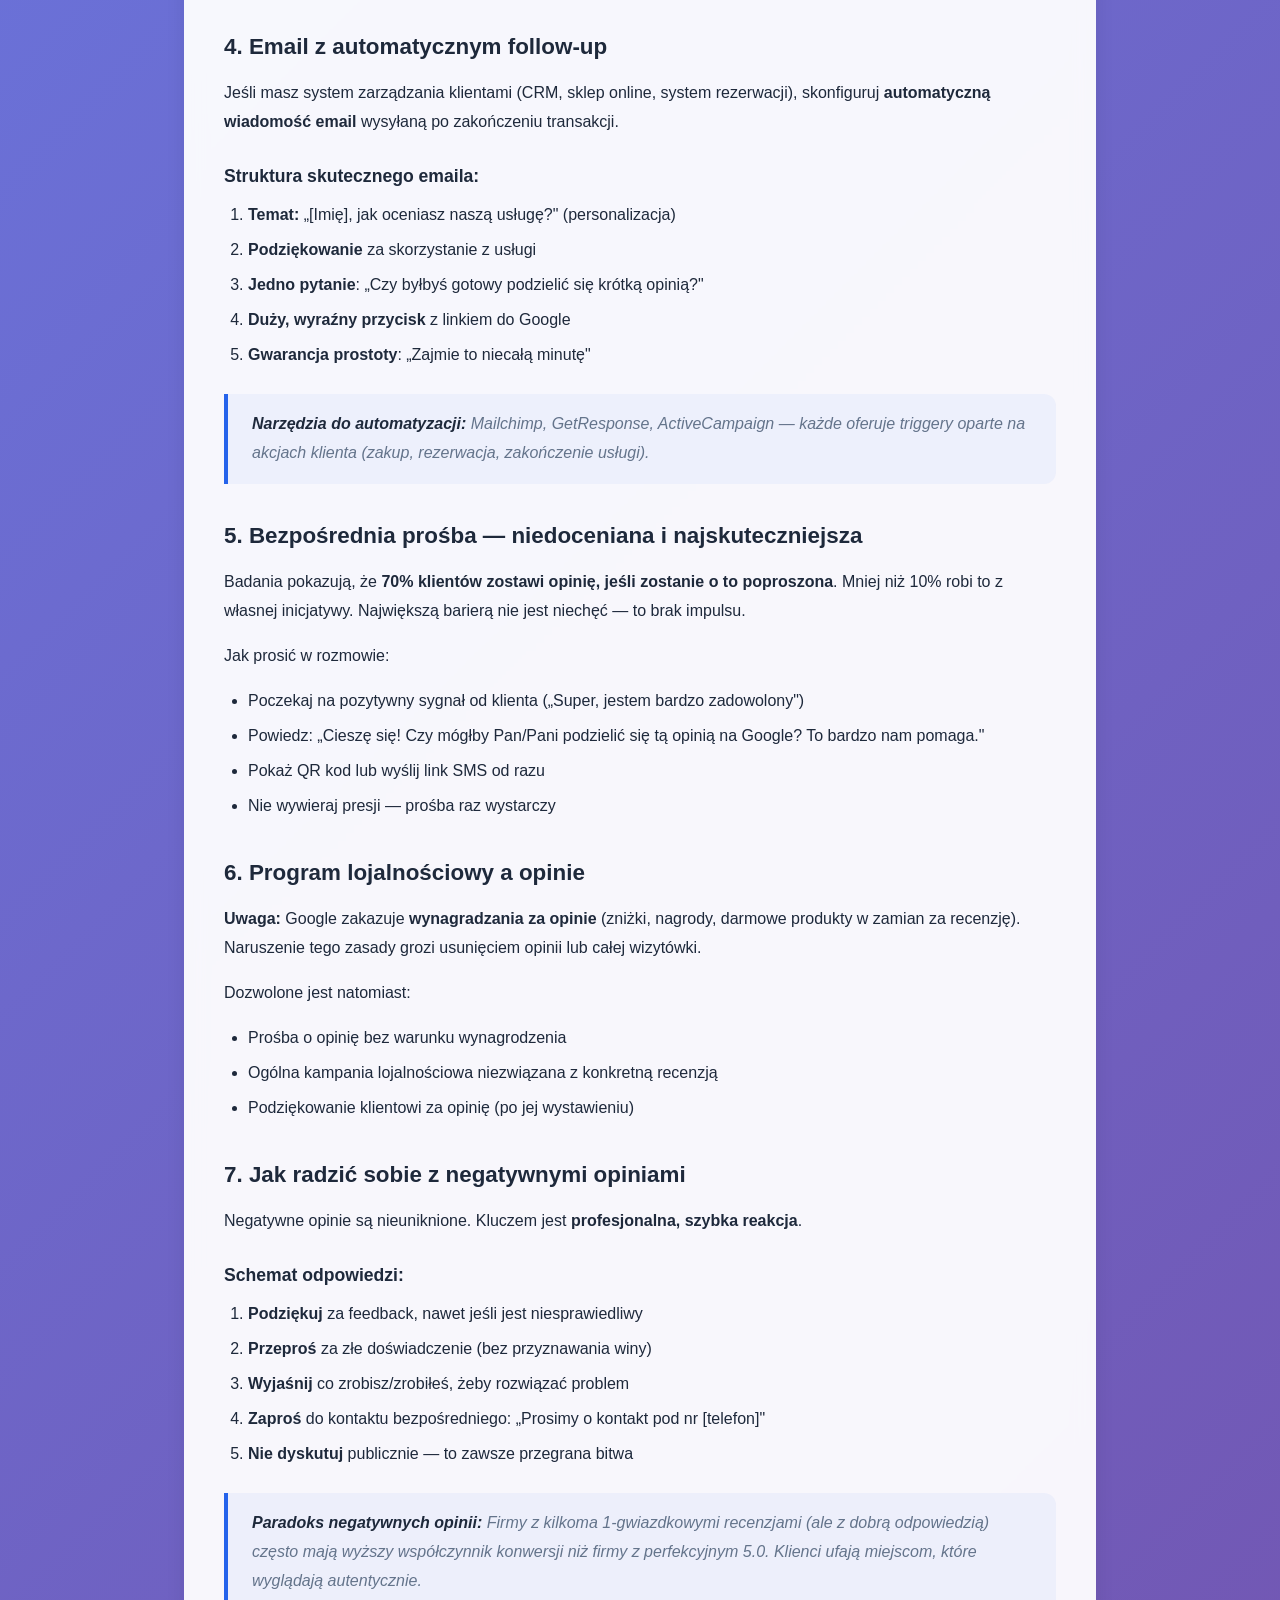
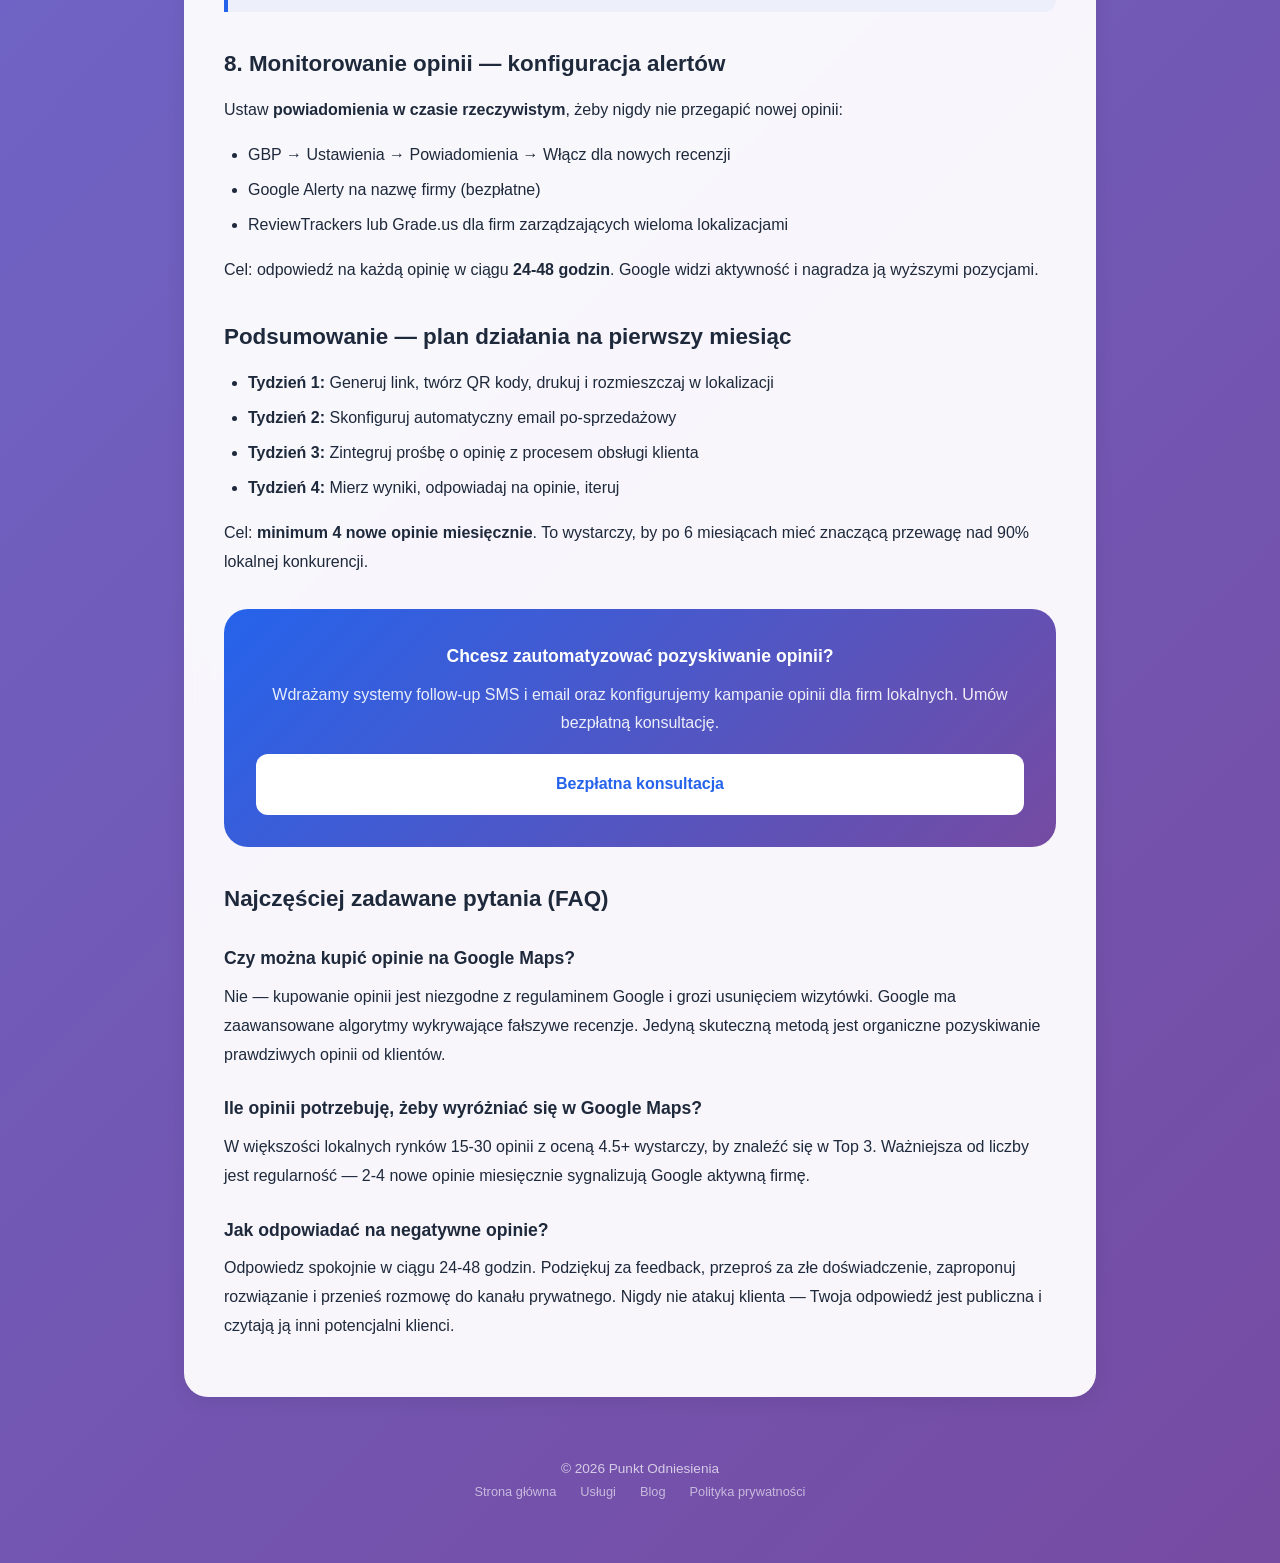
<file: blog/jak-zdobyc-opinie-google-maps.html>
<!DOCTYPE html>
<html lang="pl">

<head>
    <meta charset="UTF-8">
    <meta name="viewport" content="width=device-width, initial-scale=1.0, viewport-fit=cover">
    <meta name="theme-color" content="#2563eb">
    <meta name="description"
        content="Sprawdzone strategie pozyskiwania opinii na Google Maps w 2026. Jak prosić o recenzje, QR kody, SMS follow-up i automatyzacja — bez ryzyka bana.">

    <meta property="og:title" content="Jak zdobyć opinie na Google Maps — strategie 2026">
    <meta property="og:description"
        content="Sprawdzone metody pozyskiwania recenzji Google: QR kody, SMS, email, automatyzacja. Etycznie i skutecznie.">
    <meta property="og:type" content="article">
    <meta property="og:locale" content="pl_PL">
    <meta property="og:url" content="https://punkt-odniesienia.com/blog/jak-zdobyc-opinie-google-maps.html">
    <meta property="og:image" content="https://punkt-odniesienia.com/og-image.png">
    <meta property="og:image:width" content="1200">
    <meta property="og:image:height" content="630">
    <meta property="article:published_time" content="2026-04-22">
    <meta property="article:author" content="Punkt Odniesienia">
    <meta property="article:section" content="SEO lokalne">

    <meta name="twitter:card" content="summary_large_image">
    <meta name="twitter:title" content="Jak zdobyć opinie na Google Maps — strategie 2026">
    <meta name="twitter:description"
        content="Sprawdzone metody pozyskiwania recenzji Google: QR kody, SMS, email, automatyzacja — bez ryzyka bana.">
    <meta name="twitter:image" content="https://punkt-odniesienia.com/og-image.png">

    <link rel="canonical" href="https://punkt-odniesienia.com/blog/jak-zdobyc-opinie-google-maps.html">
    <link rel="icon" href="../favicon.svg" type="image/svg+xml">
    <link rel="manifest" href="../manifest.json">

    <!-- Schema.org Article -->
    <script type="application/ld+json">
    {
        "@context": "https://schema.org",
        "@type": "Article",
        "headline": "Jak zdobyć opinie na Google Maps — strategie 2026",
        "description": "Sprawdzone strategie pozyskiwania opinii na Google Maps w 2026. Jak prosić o recenzje, QR kody, SMS follow-up i automatyzacja — bez ryzyka bana.",
        "author": {
            "@type": "Organization",
            "name": "Punkt Odniesienia",
            "@id": "https://punkt-odniesienia.com/#business"
        },
        "publisher": {
            "@type": "Organization",
            "name": "Punkt Odniesienia",
            "url": "https://punkt-odniesienia.com/"
        },
        "datePublished": "2026-04-22",
        "dateModified": "2026-04-22",
        "mainEntityOfPage": "https://punkt-odniesienia.com/blog/jak-zdobyc-opinie-google-maps.html",
        "keywords": ["opinie Google Maps", "recenzje Google", "jak zdobyć opinie", "Google Business Profile", "QR kod opinie"]
    }
    </script>

    <!-- FAQ Schema -->
    <script type="application/ld+json">
    {
        "@context": "https://schema.org",
        "@type": "FAQPage",
        "mainEntity": [
            {
                "@type": "Question",
                "name": "Czy można kupić opinie na Google Maps?",
                "acceptedAnswer": {
                    "@type": "Answer",
                    "text": "Nie — kupowanie opinii jest niezgodne z regulaminem Google i grozi usunięciem wizytówki. Google ma zaawansowane algorytmy wykrywające fałszywe recenzje. Jedyną skuteczną metodą jest organiczne pozyskiwanie prawdziwych opinii od klientów."
                }
            },
            {
                "@type": "Question",
                "name": "Ile opinii potrzebuję, żeby wyróżniać się w Google Maps?",
                "acceptedAnswer": {
                    "@type": "Answer",
                    "text": "W większości lokalnych rynków 15-30 opinii z oceną 4.5+ wystarczy, by znaleźć się w Top 3. Ważniejsza od liczby jest regularność — 2-4 nowe opinie miesięcznie sygnalizują Google aktywną firmę."
                }
            },
            {
                "@type": "Question",
                "name": "Jak odpowiadać na negatywne opinie?",
                "acceptedAnswer": {
                    "@type": "Answer",
                    "text": "Odpowiedz spokojnie w ciągu 24-48 godzin. Podziękuj za feedback, przeproś za złe doświadczenie, zaproponuj rozwiązanie i przenieś rozmowę do kanału prywatnego (telefon, email). Nigdy nie atakuj klienta — Twoja odpowiedź jest publiczna i czytają ją inni potencjalni klienci."
                }
            }
        ]
    }
    </script>

    <script defer data-domain="punkt-odniesienia.com" src="https://plausible.io/js/script.tagged-events.js"></script>
    <script>window.plausible = window.plausible || function () { (window.plausible.q = window.plausible.q || []).push(arguments) }</script>

    <title>Jak zdobyć opinie na Google Maps — strategie 2026 | Punkt Odniesienia</title>
    <link rel="stylesheet" href="../style.css">
    <link rel="stylesheet" href="../uslugi.css">
    <link rel="stylesheet" href="blog.css">
</head>

<body>
    <nav class="nav">
        <a href="../" class="nav__logo">Punkt Odniesienia</a>
        <button class="nav__toggle" aria-label="Toggle menu" aria-expanded="false">
            <span class="nav__toggle-line"></span>
            <span class="nav__toggle-line"></span>
            <span class="nav__toggle-line"></span>
        </button>
        <div class="nav__links">
            <a href="../">Strona główna</a>
            <a href="../uslugi.html">Usługi</a>
            <a href="./" class="nav__active">Blog</a>
            <a href="../#contact-form">Kontakt</a>
        </div>
    </nav>

    <script>
        document.querySelector('.nav__toggle')?.addEventListener('click', () => {
            const toggle = document.querySelector('.nav__toggle');
            const links = document.querySelector('.nav__links');
            toggle.classList.toggle('nav__toggle--active');
            links.classList.toggle('nav__links--open');
            toggle.setAttribute('aria-expanded', toggle.classList.contains('nav__toggle--active'));
        });
    </script>

    <main class="page">
        <article class="article">
            <h1>Jak zdobyć opinie na Google Maps — strategie 2026</h1>
            <div class="article__meta">
                <time datetime="2026-04-22">22 kwietnia 2026</time> · Czas czytania: 7 min · SEO lokalne
            </div>

            <p><strong>Opinie na Google Maps</strong> to drugi najważniejszy czynnik rankingowy wizytówki — zaraz po
                kategorii głównej. Według badań BrightLocal, <strong>87% konsumentów</strong> czyta opinie online przed
                wizytą w firmie, a <strong>79% ufa recenzjom internetowym</strong> tak samo jak rekomendacjom od
                znajomych.</p>

            <p>Problem w tym, że większość firm nie prosi klientów o opinie — i przez to traci widoczność. W tym
                artykule pokazujemy, jak to zmienić: skutecznie, etycznie i bez ryzyka naruszenia regulaminu Google.</p>

            <h2>1. Stwórz krótki link do opinii</h2>

            <p>Zanim zaczniesz jakąkolwiek kampanię, wygeneruj dedykowany <strong>link do zostawiania opinii</strong>.
                W Google Business Profile (GBP) kliknij „Udostępnij profil" → „Kopiuj link". Skróć go przez bitly lub
                rebrandly, żeby był czytelny.</p>

            <p>Przykładowy link: <code>g.page/punkt-odniesienia/review</code></p>

            <p>Ten link prowadzi klienta bezpośrednio do formularza opinii — eliminuje tarcie i zwiększa konwersję
                nawet o 60% w porównaniu z prośbą „znajdź nas na Google i zostaw opinię".</p>

            <h2>2. QR kod — najprostsze narzędzie offline</h2>

            <p>Wydrukuj QR kod prowadzący do linku opinii i umieść go w <strong>punktach kontaktu z klientem</strong>:
            </p>

            <ul>
                <li><strong>Lada / recepcja</strong> — z napisem „Oceń naszą usługę"</li>
                <li><strong>Paragon / faktura</strong> — mała wkładka lub nadruk na odwrocie</li>
                <li><strong>Wizytówka</strong> — w rogu, z napisem „Opinia zajmuje 30 sekund"</li>
                <li><strong>Tablica przy wyjściu</strong> — „Jeśli jesteś zadowolony — powiedz innym!"</li>
                <li><strong>Opakowanie produktu</strong> — dla e-commerce i lokalnych producentów</li>
            </ul>

            <blockquote>
                <strong>Pro tip:</strong> Wygeneruj darmowy QR kod na qr-code-generator.com lub goqr.me. Wybierz format
                wektorowy (SVG/EPS) do druku — będzie ostry w każdym rozmiarze.
            </blockquote>

            <h2>3. SMS follow-up — najskuteczniejszy kanał</h2>

            <p>SMS ma <strong>98% wskaźnik otwarcia</strong> i średni czas reakcji poniżej 3 minut. To najskuteczniejszy
                kanał do pozyskiwania opinii, szczególnie w sektorze usługowym.</p>

            <p>Szablon wiadomości:</p>

            <blockquote>
                Dzień dobry [Imię], dziękujemy za wizytę w [Nazwa firmy]. Byłoby dla nas ogromną pomocą, gdybyś
                podzielił/a się opinią: [link]. Zajmie to 30 sekund. Dziękujemy! 🙏
            </blockquote>

            <p>Kilka zasad:</p>

            <ul>
                <li>Wysyłaj <strong>24-48 godzin po wizycie</strong> — gdy doświadczenie jest świeże</li>
                <li>Personalizuj — imię klienta zwiększa CTR o 26%</li>
                <li>Jedna wiadomość, nie seria — nie zasypuj spamem</li>
                <li>Zapewnij możliwość rezygnacji (RODO) — „Odpowiedz STOP, aby nie otrzymywać wiadomości"</li>
            </ul>

            <h2>4. Email z automatycznym follow-up</h2>

            <p>Jeśli masz system zarządzania klientami (CRM, sklep online, system rezerwacji), skonfiguruj
                <strong>automatyczną wiadomość email</strong> wysyłaną po zakończeniu transakcji.
            </p>

            <h3>Struktura skutecznego emaila:</h3>

            <ol>
                <li><strong>Temat:</strong> „[Imię], jak oceniasz naszą usługę?" (personalizacja)</li>
                <li><strong>Podziękowanie</strong> za skorzystanie z usługi</li>
                <li><strong>Jedno pytanie</strong>: „Czy byłbyś gotowy podzielić się krótką opinią?"</li>
                <li><strong>Duży, wyraźny przycisk</strong> z linkiem do Google</li>
                <li><strong>Gwarancja prostoty</strong>: „Zajmie to niecałą minutę"</li>
            </ol>

            <blockquote>
                <strong>Narzędzia do automatyzacji:</strong> Mailchimp, GetResponse, ActiveCampaign — każde oferuje
                triggery oparte na akcjach klienta (zakup, rezerwacja, zakończenie usługi).
            </blockquote>

            <h2>5. Bezpośrednia prośba — niedoceniana i najskuteczniejsza</h2>

            <p>Badania pokazują, że <strong>70% klientów zostawi opinię, jeśli zostanie o to poproszona</strong>. Mniej
                niż 10% robi to z własnej inicjatywy. Największą barierą nie jest niechęć — to brak impulsu.</p>

            <p>Jak prosić w rozmowie:</p>

            <ul>
                <li>Poczekaj na pozytywny sygnał od klienta („Super, jestem bardzo zadowolony")</li>
                <li>Powiedz: „Cieszę się! Czy mógłby Pan/Pani podzielić się tą opinią na Google? To bardzo nam
                    pomaga."</li>
                <li>Pokaż QR kod lub wyślij link SMS od razu</li>
                <li>Nie wywieraj presji — prośba raz wystarczy</li>
            </ul>

            <h2>6. Program lojalnościowy a opinie</h2>

            <p><strong>Uwaga:</strong> Google zakazuje <strong>wynagradzania za opinie</strong> (zniżki, nagrody,
                darmowe produkty w zamian za recenzję). Naruszenie tego zasady grozi usunięciem opinii lub całej
                wizytówki.</p>

            <p>Dozwolone jest natomiast:</p>

            <ul>
                <li>Prośba o opinię bez warunku wynagrodzenia</li>
                <li>Ogólna kampania lojalnościowa niezwiązana z konkretną recenzją</li>
                <li>Podziękowanie klientowi za opinię (po jej wystawieniu)</li>
            </ul>

            <h2>7. Jak radzić sobie z negatywnymi opiniami</h2>

            <p>Negatywne opinie są nieuniknione. Kluczem jest <strong>profesjonalna, szybka reakcja</strong>.</p>

            <h3>Schemat odpowiedzi:</h3>

            <ol>
                <li><strong>Podziękuj</strong> za feedback, nawet jeśli jest niesprawiedliwy</li>
                <li><strong>Przeproś</strong> za złe doświadczenie (bez przyznawania winy)</li>
                <li><strong>Wyjaśnij</strong> co zrobisz/zrobiłeś, żeby rozwiązać problem</li>
                <li><strong>Zaproś</strong> do kontaktu bezpośredniego: „Prosimy o kontakt pod nr [telefon]"</li>
                <li><strong>Nie dyskutuj</strong> publicznie — to zawsze przegrana bitwa</li>
            </ol>

            <blockquote>
                <strong>Paradoks negatywnych opinii:</strong> Firmy z kilkoma 1-gwiazdkowymi recenzjami (ale z dobrą
                odpowiedzią) często mają wyższy współczynnik konwersji niż firmy z perfekcyjnym 5.0. Klienci ufają
                miejscom, które wyglądają autentycznie.
            </blockquote>

            <h2>8. Monitorowanie opinii — konfiguracja alertów</h2>

            <p>Ustaw <strong>powiadomienia w czasie rzeczywistym</strong>, żeby nigdy nie przegapić nowej opinii:</p>

            <ul>
                <li>GBP → Ustawienia → Powiadomienia → Włącz dla nowych recenzji</li>
                <li>Google Alerty na nazwę firmy (bezpłatne)</li>
                <li>ReviewTrackers lub Grade.us dla firm zarządzających wieloma lokalizacjami</li>
            </ul>

            <p>Cel: odpowiedź na każdą opinię w ciągu <strong>24-48 godzin</strong>. Google widzi aktywność i nagradza
                ją wyższymi pozycjami.</p>

            <h2>Podsumowanie — plan działania na pierwszy miesiąc</h2>

            <ul>
                <li><strong>Tydzień 1:</strong> Generuj link, twórz QR kody, drukuj i rozmieszczaj w lokalizacji</li>
                <li><strong>Tydzień 2:</strong> Skonfiguruj automatyczny email po-sprzedażowy</li>
                <li><strong>Tydzień 3:</strong> Zintegruj prośbę o opinię z procesem obsługi klienta</li>
                <li><strong>Tydzień 4:</strong> Mierz wyniki, odpowiadaj na opinie, iteruj</li>
            </ul>

            <p>Cel: <strong>minimum 4 nowe opinie miesięcznie</strong>. To wystarczy, by po 6 miesiącach mieć
                znaczącą przewagę nad 90% lokalnej konkurencji.</p>

            <div class="article-cta">
                <h3>Chcesz zautomatyzować pozyskiwanie opinii?</h3>
                <p>Wdrażamy systemy follow-up SMS i email oraz konfigurujemy kampanie opinii dla firm lokalnych.
                    Umów bezpłatną konsultację.</p>
                <a href="../#contact-form" class="btn btn--primary"
                    style="background:white;color:var(--primary);">Bezpłatna konsultacja</a>
            </div>

            <h2>Najczęściej zadawane pytania (FAQ)</h2>

            <h3>Czy można kupić opinie na Google Maps?</h3>
            <p>Nie — kupowanie opinii jest niezgodne z regulaminem Google i grozi usunięciem wizytówki. Google ma
                zaawansowane algorytmy wykrywające fałszywe recenzje. Jedyną skuteczną metodą jest organiczne
                pozyskiwanie prawdziwych opinii od klientów.</p>

            <h3>Ile opinii potrzebuję, żeby wyróżniać się w Google Maps?</h3>
            <p>W większości lokalnych rynków 15-30 opinii z oceną 4.5+ wystarczy, by znaleźć się w Top 3. Ważniejsza
                od liczby jest regularność — 2-4 nowe opinie miesięcznie sygnalizują Google aktywną firmę.</p>

            <h3>Jak odpowiadać na negatywne opinie?</h3>
            <p>Odpowiedz spokojnie w ciągu 24-48 godzin. Podziękuj za feedback, przeproś za złe doświadczenie,
                zaproponuj rozwiązanie i przenieś rozmowę do kanału prywatnego. Nigdy nie atakuj klienta — Twoja
                odpowiedź jest publiczna i czytają ją inni potencjalni klienci.</p>
        </article>

        <footer class="page__footer">
            <p>© 2026 Punkt Odniesienia</p>
            <div class="footer-links">
                <a href="../">Strona główna</a>
                <a href="../uslugi.html">Usługi</a>
                <a href="./">Blog</a>
                <a href="../polityka-prywatnosci.html">Polityka prywatności</a>
            </div>
        </footer>
    </main>

    <script>
        if (typeof window.plausible === 'function') {
            window.plausible('Blog Article Read', { props: { article: 'jak-zdobyc-opinie-google-maps' } });
        }
    </script>
</body>

</html>
</file>
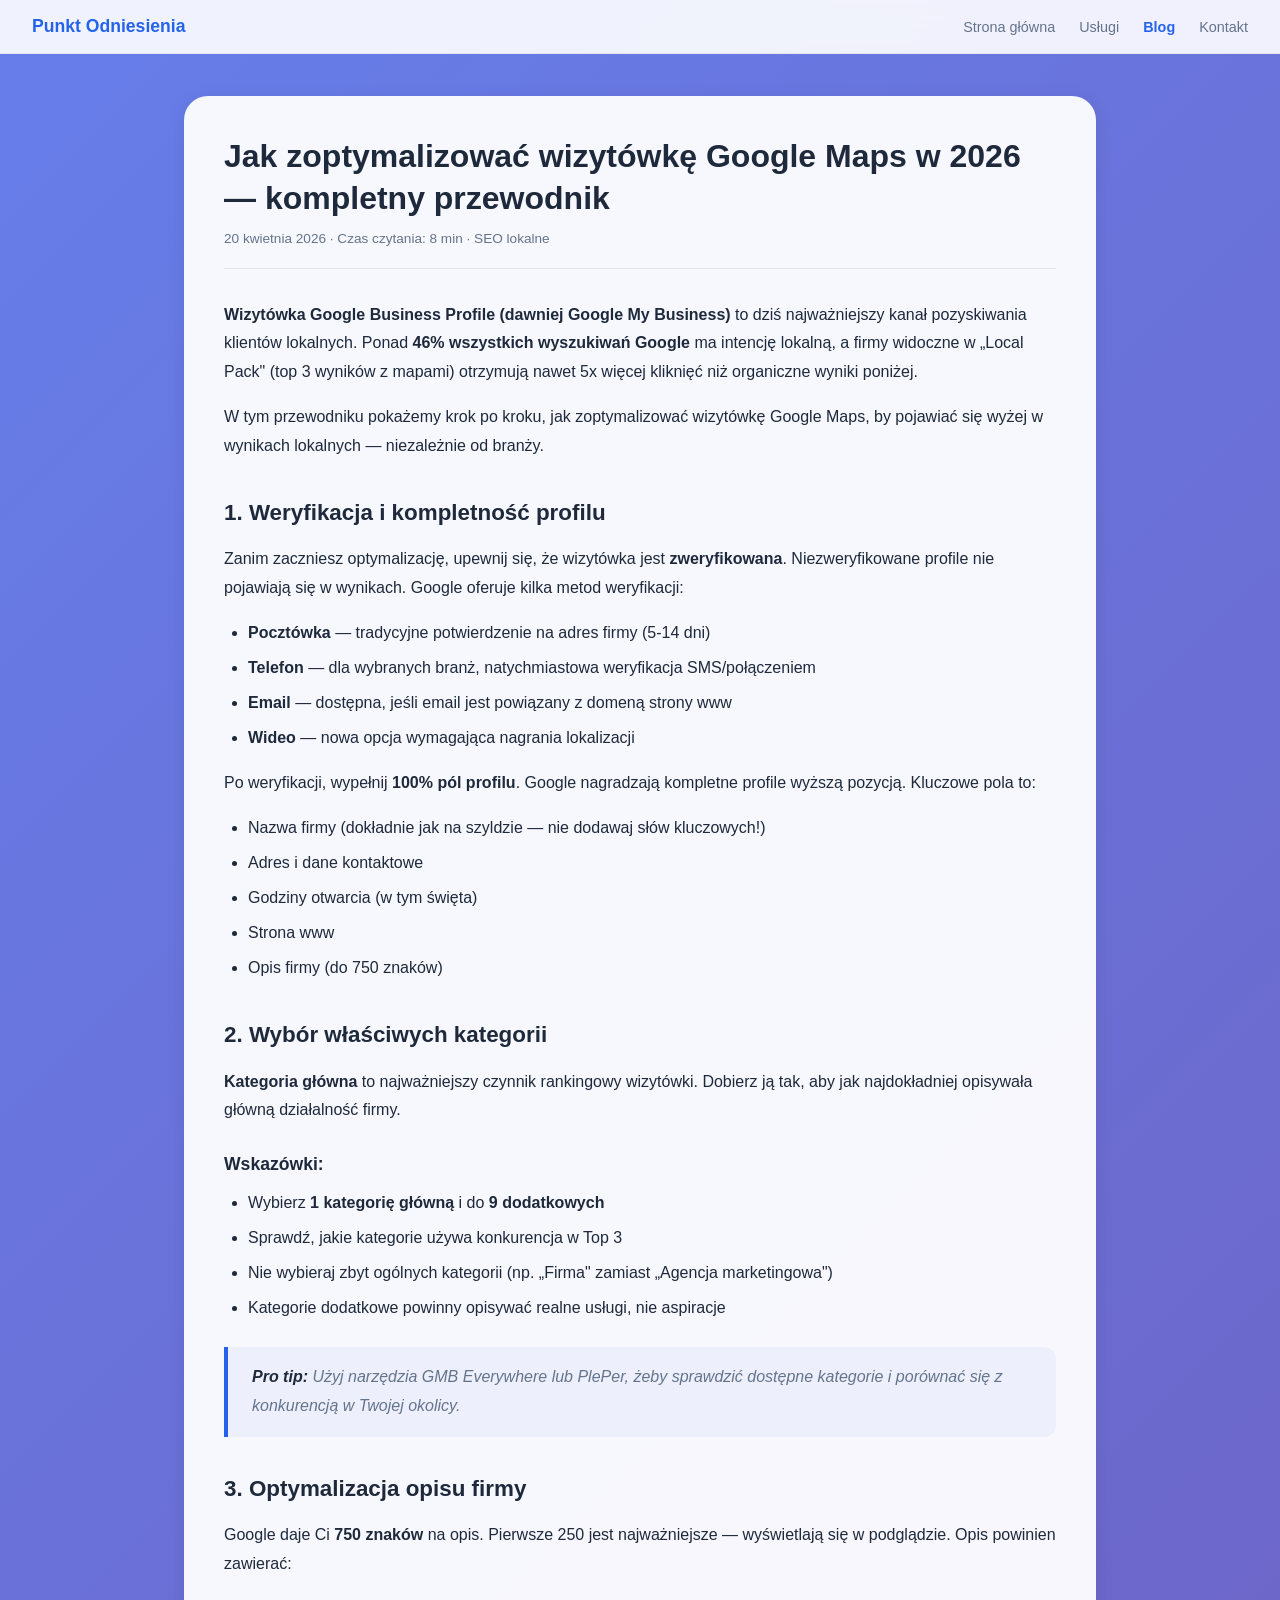
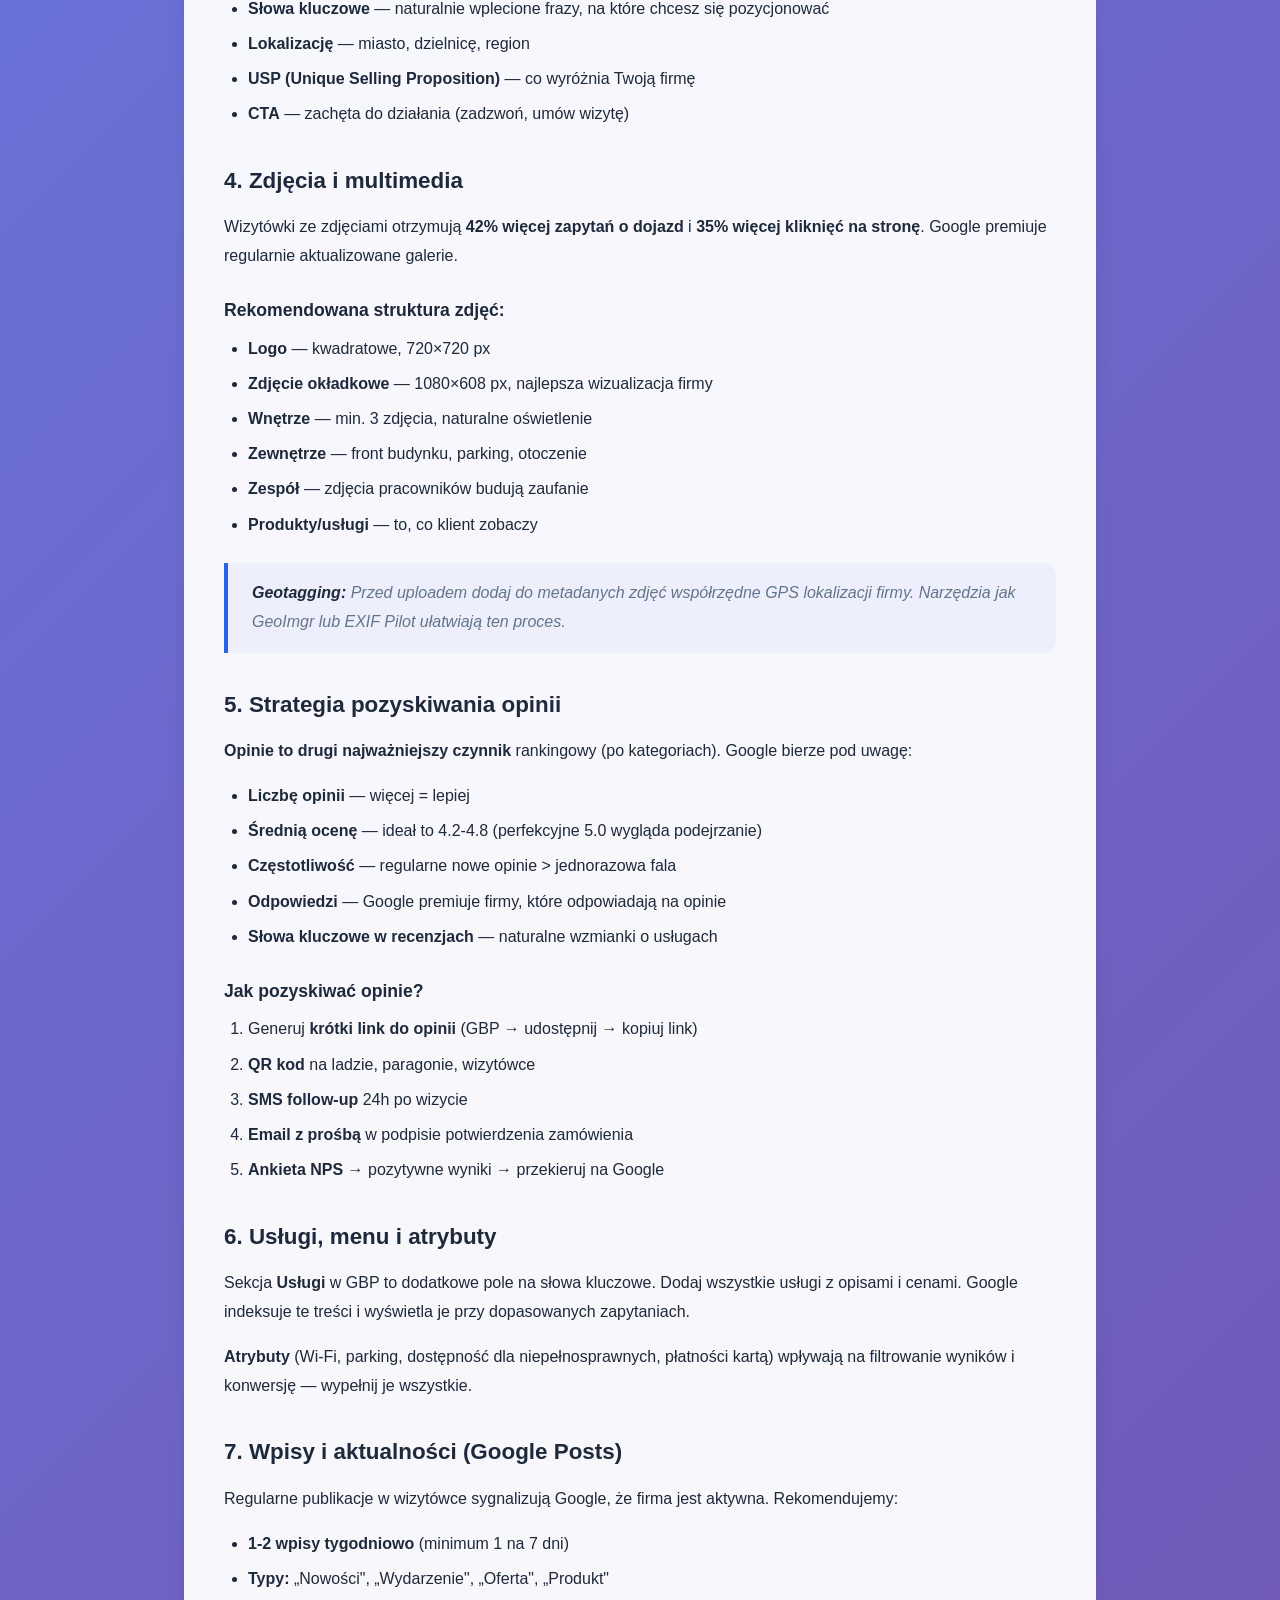
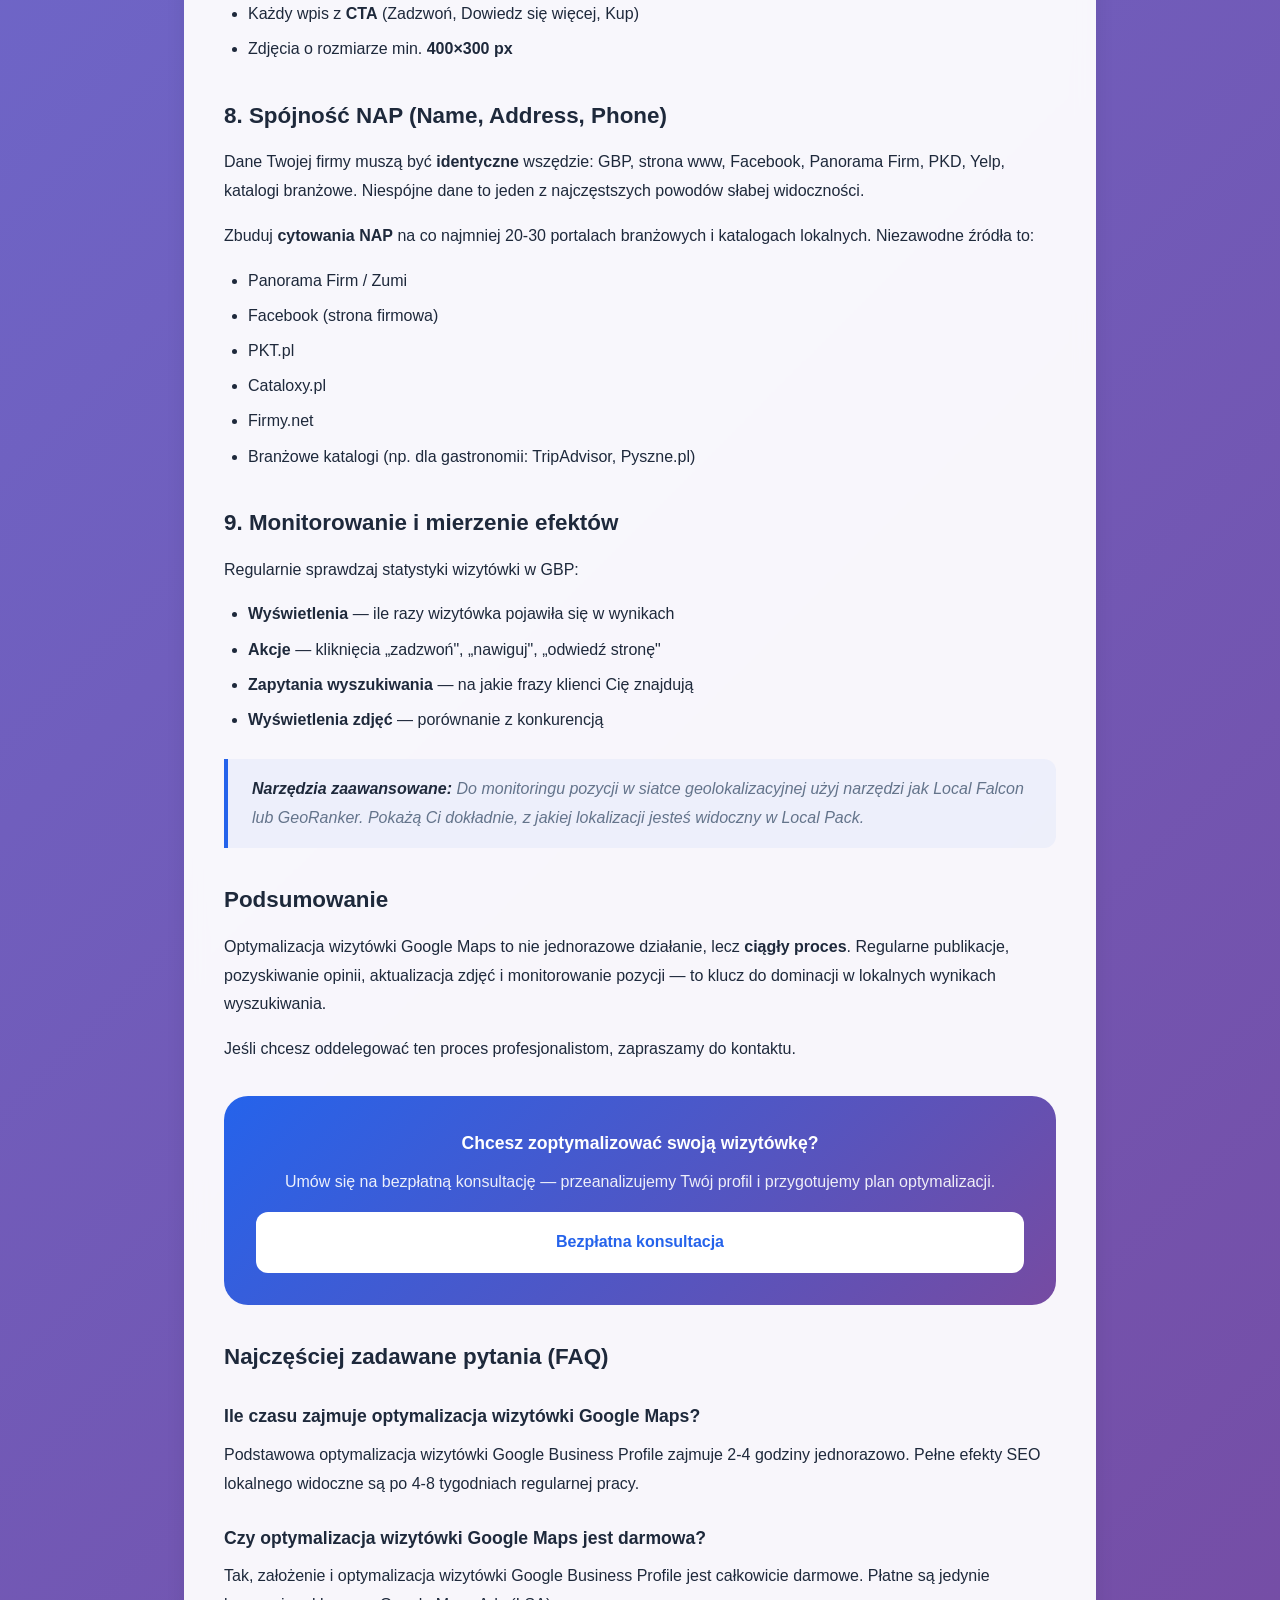
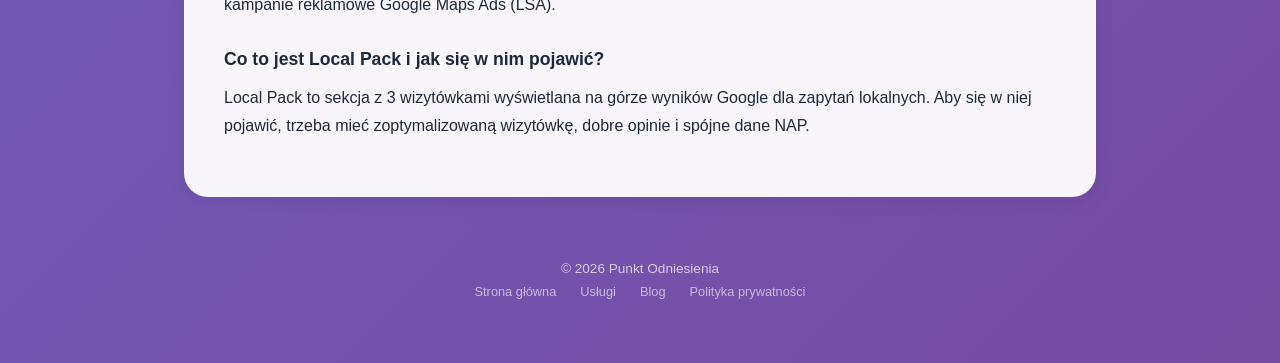
<file: blog/jak-zoptymalizowac-wizytowke-google-maps.html>
<!DOCTYPE html>
<html lang="pl">

<head>
    <meta charset="UTF-8">
    <meta name="viewport" content="width=device-width, initial-scale=1.0, viewport-fit=cover">
    <meta name="theme-color" content="#2563eb">
    <meta name="description"
        content="Kompletny przewodnik po optymalizacji wizytówki Google Maps w 2026 roku. Kategorie, opis, zdjęcia, opinie, atrybuty — krok po kroku do Local Pack.">

    <meta property="og:title" content="Jak zoptymalizować wizytówkę Google Maps w 2026 — kompletny przewodnik">
    <meta property="og:description"
        content="Praktyczny przewodnik krok po kroku: kategorie, opis, zdjęcia, opinie — co naprawdę wpływa na pozycję w Local Pack.">
    <meta property="og:type" content="article">
    <meta property="og:locale" content="pl_PL">
    <meta property="og:url" content="https://punkt-odniesienia.com/blog/jak-zoptymalizowac-wizytowke-google-maps.html">
    <meta property="og:image" content="https://punkt-odniesienia.com/og-image.png">
    <meta property="og:image:width" content="1200">
    <meta property="og:image:height" content="630">
    <meta property="article:published_time" content="2026-04-20">
    <meta property="article:author" content="Punkt Odniesienia">
    <meta property="article:section" content="SEO lokalne">

    <meta name="twitter:card" content="summary_large_image">
    <meta name="twitter:title" content="Jak zoptymalizować wizytówkę Google Maps w 2026">
    <meta name="twitter:description"
        content="Praktyczny przewodnik krok po kroku po optymalizacji profilu Google Business Profile. Kategorie, opis, zdjęcia, opinie.">
    <meta name="twitter:image" content="https://punkt-odniesienia.com/og-image.png">

    <link rel="canonical" href="https://punkt-odniesienia.com/blog/jak-zoptymalizowac-wizytowke-google-maps.html">
    <link rel="icon" href="../favicon.svg" type="image/svg+xml">
    <link rel="manifest" href="../manifest.json">

    <!-- Schema.org Article -->
    <script type="application/ld+json">
    {
        "@context": "https://schema.org",
        "@type": "Article",
        "headline": "Jak zoptymalizować wizytówkę Google Maps w 2026 — kompletny przewodnik",
        "description": "Praktyczny przewodnik krok po kroku po optymalizacji profilu Google Business Profile. Kategorie, opis, zdjęcia, opinie — co wpływa na pozycję w Local Pack.",
        "author": {
            "@type": "Organization",
            "name": "Punkt Odniesienia",
            "@id": "https://punkt-odniesienia.com/#business"
        },
        "publisher": {
            "@type": "Organization",
            "name": "Punkt Odniesienia",
            "url": "https://punkt-odniesienia.com/"
        },
        "datePublished": "2026-04-20",
        "dateModified": "2026-04-20",
        "mainEntityOfPage": "https://punkt-odniesienia.com/blog/jak-zoptymalizowac-wizytowke-google-maps.html",
        "keywords": ["wizytówka Google Maps", "optymalizacja GBP", "SEO lokalne", "Local Pack", "Google Business Profile"]
    }
    </script>

    <!-- FAQ Schema -->
    <script type="application/ld+json">
    {
        "@context": "https://schema.org",
        "@type": "FAQPage",
        "mainEntity": [
            {
                "@type": "Question",
                "name": "Ile czasu zajmuje optymalizacja wizytówki Google Maps?",
                "acceptedAnswer": {
                    "@type": "Answer",
                    "text": "Podstawowa optymalizacja wizytówki Google Business Profile zajmuje 2-4 godziny jednorazowo. Pełne efekty SEO lokalnego widoczne są po 4-8 tygodniach regularnej pracy."
                }
            },
            {
                "@type": "Question",
                "name": "Czy optymalizacja wizytówki Google Maps jest darmowa?",
                "acceptedAnswer": {
                    "@type": "Answer",
                    "text": "Tak, założenie i optymalizacja wizytówki Google Business Profile jest całkowicie darmowe. Płatne są jedynie kampanie reklamowe Google Maps Ads (LSA)."
                }
            },
            {
                "@type": "Question",
                "name": "Co to jest Local Pack i jak się w nim pojawić?",
                "acceptedAnswer": {
                    "@type": "Answer",
                    "text": "Local Pack to sekcja z 3 wizytówkami wyświetlana na górze wyników Google dla zapytań lokalnych. Aby się w niej pojawić, trzeba mieć zoptymalizowaną wizytówkę, dobre opinie i spójne dane NAP."
                }
            }
        ]
    }
    </script>

    <script defer data-domain="punkt-odniesienia.com" src="https://plausible.io/js/script.tagged-events.js"></script>
    <script>window.plausible = window.plausible || function () { (window.plausible.q = window.plausible.q || []).push(arguments) }</script>

    <title>Jak zoptymalizować wizytówkę Google Maps w 2026 — kompletny przewodnik</title>
    <link rel="stylesheet" href="../style.css">
    <link rel="stylesheet" href="../uslugi.css">
    <link rel="stylesheet" href="blog.css">
</head>

<body>
    <nav class="nav">
        <a href="../" class="nav__logo">Punkt Odniesienia</a>
        <button class="nav__toggle" aria-label="Toggle menu" aria-expanded="false">
            <span class="nav__toggle-line"></span>
            <span class="nav__toggle-line"></span>
            <span class="nav__toggle-line"></span>
        </button>
        <div class="nav__links">
            <a href="../">Strona główna</a>
            <a href="../uslugi.html">Usługi</a>
            <a href="./" class="nav__active">Blog</a>
            <a href="../#contact-form">Kontakt</a>
        </div>
    </nav>

    <script>
        document.querySelector('.nav__toggle')?.addEventListener('click', () => {
            const toggle = document.querySelector('.nav__toggle');
            const links = document.querySelector('.nav__links');
            toggle.classList.toggle('nav__toggle--active');
            links.classList.toggle('nav__links--open');
            toggle.setAttribute('aria-expanded', toggle.classList.contains('nav__toggle--active'));
        });
    </script>

    <main class="page">
        <article class="article">
            <h1>Jak zoptymalizować wizytówkę Google Maps w 2026 — kompletny przewodnik</h1>
            <div class="article__meta">
                <time datetime="2026-04-20">20 kwietnia 2026</time> · Czas czytania: 8 min · SEO lokalne
            </div>

            <p><strong>Wizytówka Google Business Profile (dawniej Google My Business)</strong> to dziś najważniejszy
                kanał pozyskiwania klientów lokalnych. Ponad <strong>46% wszystkich wyszukiwań Google</strong> ma
                intencję lokalną, a firmy widoczne w „Local Pack" (top 3 wyników z mapami) otrzymują nawet 5x więcej
                kliknięć niż organiczne wyniki poniżej.</p>

            <p>W tym przewodniku pokażemy krok po kroku, jak zoptymalizować wizytówkę Google Maps, by pojawiać się wyżej
                w wynikach lokalnych — niezależnie od branży.</p>

            <h2>1. Weryfikacja i kompletność profilu</h2>

            <p>Zanim zaczniesz optymalizację, upewnij się, że wizytówka jest <strong>zweryfikowana</strong>.
                Niezweryfikowane profile nie pojawiają się w wynikach. Google oferuje kilka metod weryfikacji:</p>

            <ul>
                <li><strong>Pocztówka</strong> — tradycyjne potwierdzenie na adres firmy (5-14 dni)</li>
                <li><strong>Telefon</strong> — dla wybranych branż, natychmiastowa weryfikacja SMS/połączeniem</li>
                <li><strong>Email</strong> — dostępna, jeśli email jest powiązany z domeną strony www</li>
                <li><strong>Wideo</strong> — nowa opcja wymagająca nagrania lokalizacji</li>
            </ul>

            <p>Po weryfikacji, wypełnij <strong>100% pól profilu</strong>. Google nagradzają kompletne profile wyższą
                pozycją. Kluczowe pola to:</p>

            <ul>
                <li>Nazwa firmy (dokładnie jak na szyldzie — nie dodawaj słów kluczowych!)</li>
                <li>Adres i dane kontaktowe</li>
                <li>Godziny otwarcia (w tym święta)</li>
                <li>Strona www</li>
                <li>Opis firmy (do 750 znaków)</li>
            </ul>

            <h2>2. Wybór właściwych kategorii</h2>

            <p><strong>Kategoria główna</strong> to najważniejszy czynnik rankingowy wizytówki. Dobierz ją tak, aby jak
                najdokładniej opisywała główną działalność firmy.</p>

            <h3>Wskazówki:</h3>

            <ul>
                <li>Wybierz <strong>1 kategorię główną</strong> i do <strong>9 dodatkowych</strong></li>
                <li>Sprawdź, jakie kategorie używa konkurencja w Top 3</li>
                <li>Nie wybieraj zbyt ogólnych kategorii (np. „Firma" zamiast „Agencja marketingowa")</li>
                <li>Kategorie dodatkowe powinny opisywać realne usługi, nie aspiracje</li>
            </ul>

            <blockquote>
                <strong>Pro tip:</strong> Użyj narzędzia GMB Everywhere lub PlePer, żeby sprawdzić dostępne kategorie i
                porównać się z konkurencją w Twojej okolicy.
            </blockquote>

            <h2>3. Optymalizacja opisu firmy</h2>

            <p>Google daje Ci <strong>750 znaków</strong> na opis. Pierwsze 250 jest najważniejsze — wyświetlają się w
                podglądzie. Opis powinien zawierać:</p>

            <ul>
                <li><strong>Słowa kluczowe</strong> — naturalnie wplecione frazy, na które chcesz się pozycjonować</li>
                <li><strong>Lokalizację</strong> — miasto, dzielnicę, region</li>
                <li><strong>USP (Unique Selling Proposition)</strong> — co wyróżnia Twoją firmę</li>
                <li><strong>CTA</strong> — zachęta do działania (zadzwoń, umów wizytę)</li>
            </ul>

            <h2>4. Zdjęcia i multimedia</h2>

            <p>Wizytówki ze zdjęciami otrzymują <strong>42% więcej zapytań o dojazd</strong> i <strong>35% więcej
                    kliknięć na stronę</strong>. Google premiuje regularnie aktualizowane galerie.</p>

            <h3>Rekomendowana struktura zdjęć:</h3>

            <ul>
                <li><strong>Logo</strong> — kwadratowe, 720×720 px</li>
                <li><strong>Zdjęcie okładkowe</strong> — 1080×608 px, najlepsza wizualizacja firmy</li>
                <li><strong>Wnętrze</strong> — min. 3 zdjęcia, naturalne oświetlenie</li>
                <li><strong>Zewnętrze</strong> — front budynku, parking, otoczenie</li>
                <li><strong>Zespół</strong> — zdjęcia pracowników budują zaufanie</li>
                <li><strong>Produkty/usługi</strong> — to, co klient zobaczy</li>
            </ul>

            <blockquote>
                <strong>Geotagging:</strong> Przed uploadem dodaj do metadanych zdjęć współrzędne GPS lokalizacji firmy.
                Narzędzia jak GeoImgr lub EXIF Pilot ułatwiają ten proces.
            </blockquote>

            <h2>5. Strategia pozyskiwania opinii</h2>

            <p><strong>Opinie to drugi najważniejszy czynnik</strong> rankingowy (po kategoriach). Google bierze pod
                uwagę:</p>

            <ul>
                <li><strong>Liczbę opinii</strong> — więcej = lepiej</li>
                <li><strong>Średnią ocenę</strong> — ideał to 4.2-4.8 (perfekcyjne 5.0 wygląda podejrzanie)</li>
                <li><strong>Częstotliwość</strong> — regularne nowe opinie > jednorazowa fala</li>
                <li><strong>Odpowiedzi</strong> — Google premiuje firmy, które odpowiadają na opinie</li>
                <li><strong>Słowa kluczowe w recenzjach</strong> — naturalne wzmianki o usługach</li>
            </ul>

            <h3>Jak pozyskiwać opinie?</h3>

            <ol>
                <li>Generuj <strong>krótki link do opinii</strong> (GBP → udostępnij → kopiuj link)</li>
                <li><strong>QR kod</strong> na ladzie, paragonie, wizytówce</li>
                <li><strong>SMS follow-up</strong> 24h po wizycie</li>
                <li><strong>Email z prośbą</strong> w podpisie potwierdzenia zamówienia</li>
                <li><strong>Ankieta NPS</strong> → pozytywne wyniki → przekieruj na Google</li>
            </ol>

            <h2>6. Usługi, menu i atrybuty</h2>

            <p>Sekcja <strong>Usługi</strong> w GBP to dodatkowe pole na słowa kluczowe. Dodaj wszystkie usługi z
                opisami i cenami. Google indeksuje te treści i wyświetla je przy dopasowanych zapytaniach.</p>

            <p><strong>Atrybuty</strong> (Wi-Fi, parking, dostępność dla niepełnosprawnych, płatności kartą) wpływają na
                filtrowanie wyników i konwersję — wypełnij je wszystkie.</p>

            <h2>7. Wpisy i aktualności (Google Posts)</h2>

            <p>Regularne publikacje w wizytówce sygnalizują Google, że firma jest aktywna. Rekomendujemy:</p>

            <ul>
                <li><strong>1-2 wpisy tygodniowo</strong> (minimum 1 na 7 dni)</li>
                <li><strong>Typy:</strong> „Nowości", „Wydarzenie", „Oferta", „Produkt"</li>
                <li>Każdy wpis z <strong>CTA</strong> (Zadzwoń, Dowiedz się więcej, Kup)</li>
                <li>Zdjęcia o rozmiarze min. <strong>400×300 px</strong></li>
            </ul>

            <h2>8. Spójność NAP (Name, Address, Phone)</h2>

            <p>Dane Twojej firmy muszą być <strong>identyczne</strong> wszędzie: GBP, strona www, Facebook, Panorama
                Firm, PKD, Yelp, katalogi branżowe. Niespójne dane to jeden z najczęstszych powodów słabej widoczności.
            </p>

            <p>Zbuduj <strong>cytowania NAP</strong> na co najmniej 20-30 portalach branżowych i katalogach lokalnych.
                Niezawodne źródła to:</p>

            <ul>
                <li>Panorama Firm / Zumi</li>
                <li>Facebook (strona firmowa)</li>
                <li>PKT.pl</li>
                <li>Cataloxy.pl</li>
                <li>Firmy.net</li>
                <li>Branżowe katalogi (np. dla gastronomii: TripAdvisor, Pyszne.pl)</li>
            </ul>

            <h2>9. Monitorowanie i mierzenie efektów</h2>

            <p>Regularnie sprawdzaj statystyki wizytówki w GBP:</p>

            <ul>
                <li><strong>Wyświetlenia</strong> — ile razy wizytówka pojawiła się w wynikach</li>
                <li><strong>Akcje</strong> — kliknięcia „zadzwoń", „nawiguj", „odwiedź stronę"</li>
                <li><strong>Zapytania wyszukiwania</strong> — na jakie frazy klienci Cię znajdują</li>
                <li><strong>Wyświetlenia zdjęć</strong> — porównanie z konkurencją</li>
            </ul>

            <blockquote>
                <strong>Narzędzia zaawansowane:</strong> Do monitoringu pozycji w siatce geolokalizacyjnej użyj narzędzi
                jak Local Falcon lub GeoRanker. Pokażą Ci dokładnie, z jakiej lokalizacji jesteś widoczny w Local Pack.
            </blockquote>

            <h2>Podsumowanie</h2>

            <p>Optymalizacja wizytówki Google Maps to nie jednorazowe działanie, lecz <strong>ciągły proces</strong>.
                Regularne publikacje, pozyskiwanie opinii, aktualizacja zdjęć i monitorowanie pozycji — to klucz do
                dominacji w lokalnych wynikach wyszukiwania.</p>

            <p>Jeśli chcesz oddelegować ten proces profesjonalistom, zapraszamy do kontaktu.</p>

            <div class="article-cta">
                <h3>Chcesz zoptymalizować swoją wizytówkę?</h3>
                <p>Umów się na bezpłatną konsultację — przeanalizujemy Twój profil i przygotujemy plan optymalizacji.
                </p>
                <a href="../#contact-form" class="btn btn--primary"
                    style="background:white;color:var(--primary);">Bezpłatna konsultacja</a>
            </div>

            <h2>Najczęściej zadawane pytania (FAQ)</h2>

            <h3>Ile czasu zajmuje optymalizacja wizytówki Google Maps?</h3>
            <p>Podstawowa optymalizacja wizytówki Google Business Profile zajmuje 2-4 godziny jednorazowo. Pełne efekty
                SEO lokalnego widoczne są po 4-8 tygodniach regularnej pracy.</p>

            <h3>Czy optymalizacja wizytówki Google Maps jest darmowa?</h3>
            <p>Tak, założenie i optymalizacja wizytówki Google Business Profile jest całkowicie darmowe. Płatne są
                jedynie kampanie reklamowe Google Maps Ads (LSA).</p>

            <h3>Co to jest Local Pack i jak się w nim pojawić?</h3>
            <p>Local Pack to sekcja z 3 wizytówkami wyświetlana na górze wyników Google dla zapytań lokalnych. Aby się w
                niej pojawić, trzeba mieć zoptymalizowaną wizytówkę, dobre opinie i spójne dane NAP.</p>
        </article>

        <footer class="page__footer">
            <p>© 2026 Punkt Odniesienia</p>
            <div class="footer-links">
                <a href="../">Strona główna</a>
                <a href="../uslugi.html">Usługi</a>
                <a href="./">Blog</a>
                <a href="../polityka-prywatnosci.html">Polityka prywatności</a>
            </div>
        </footer>
    </main>

    <script>
        // Track article read & CTA
        if (typeof window.plausible === 'function') {
            window.plausible('Blog Article Read', { props: { article: 'optymalizacja-wizytowki-google-maps' } });
        }
    </script>
</body>

</html>
</file>
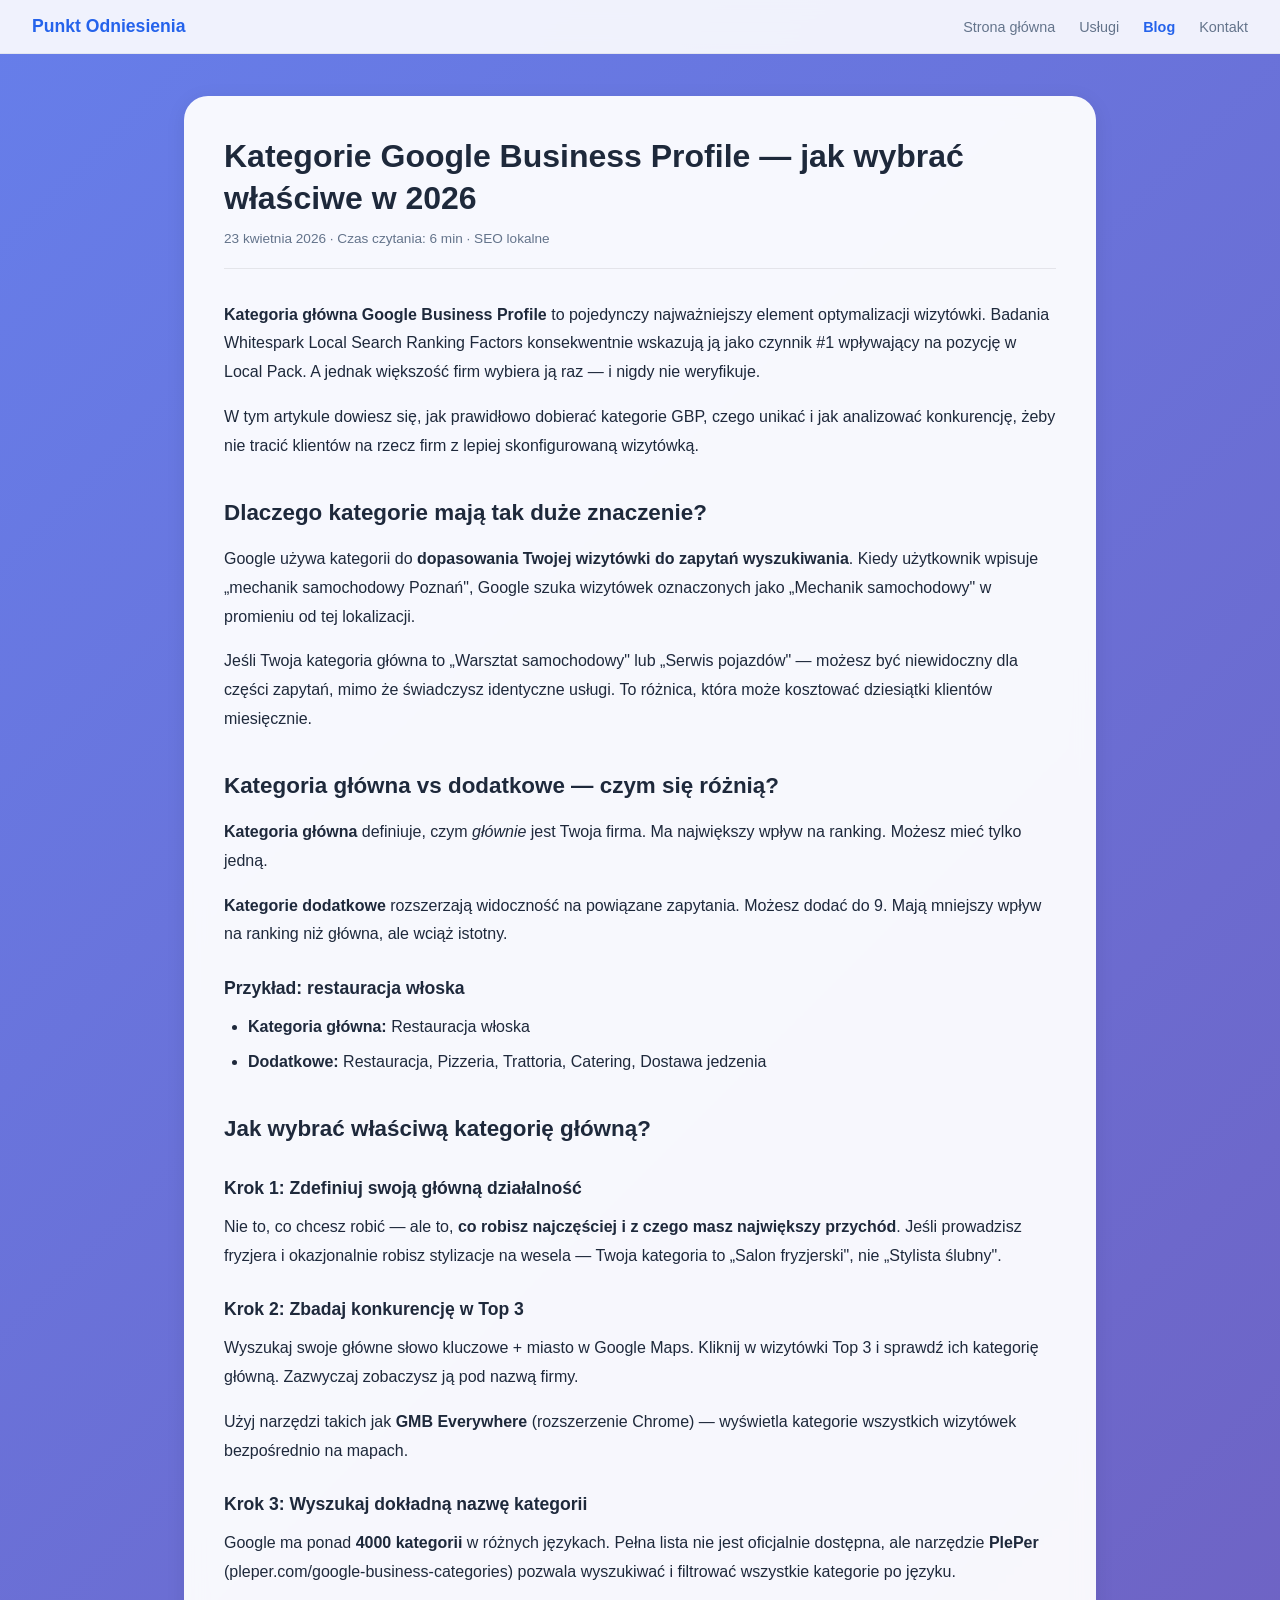
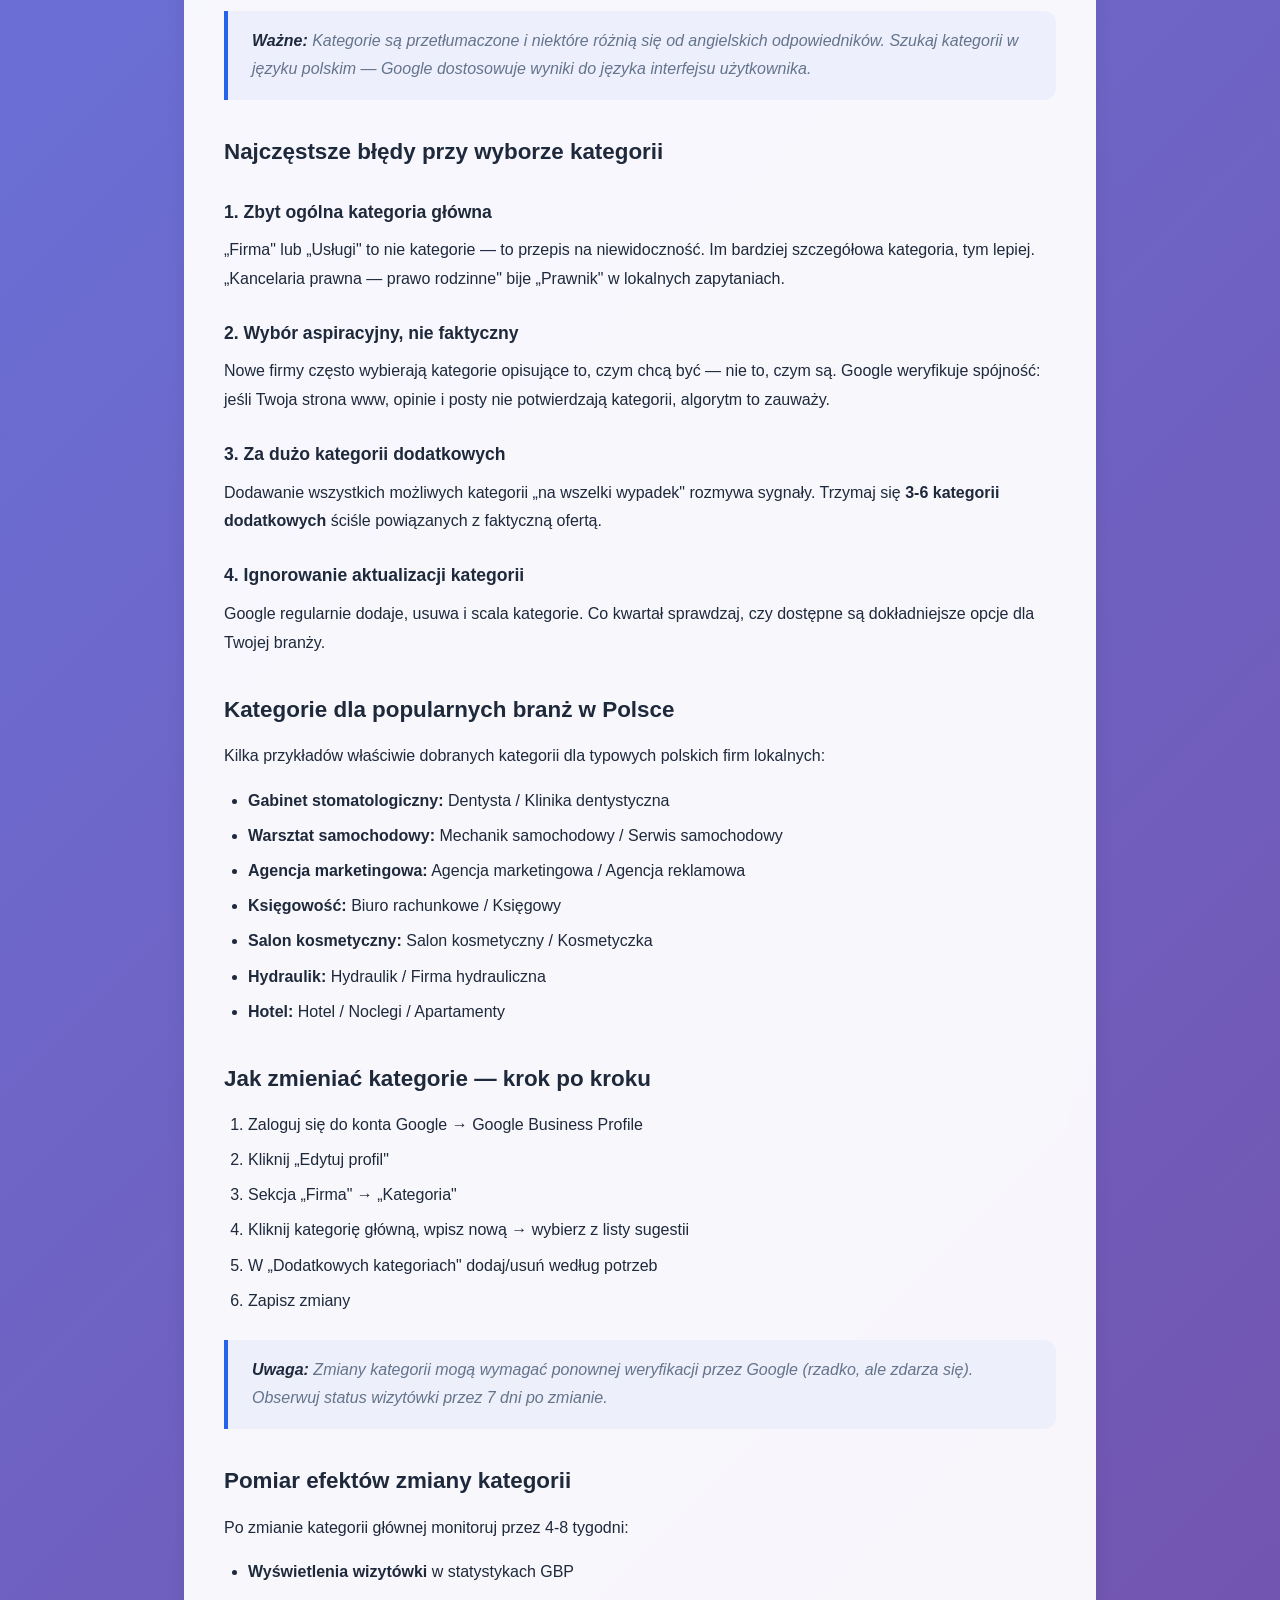
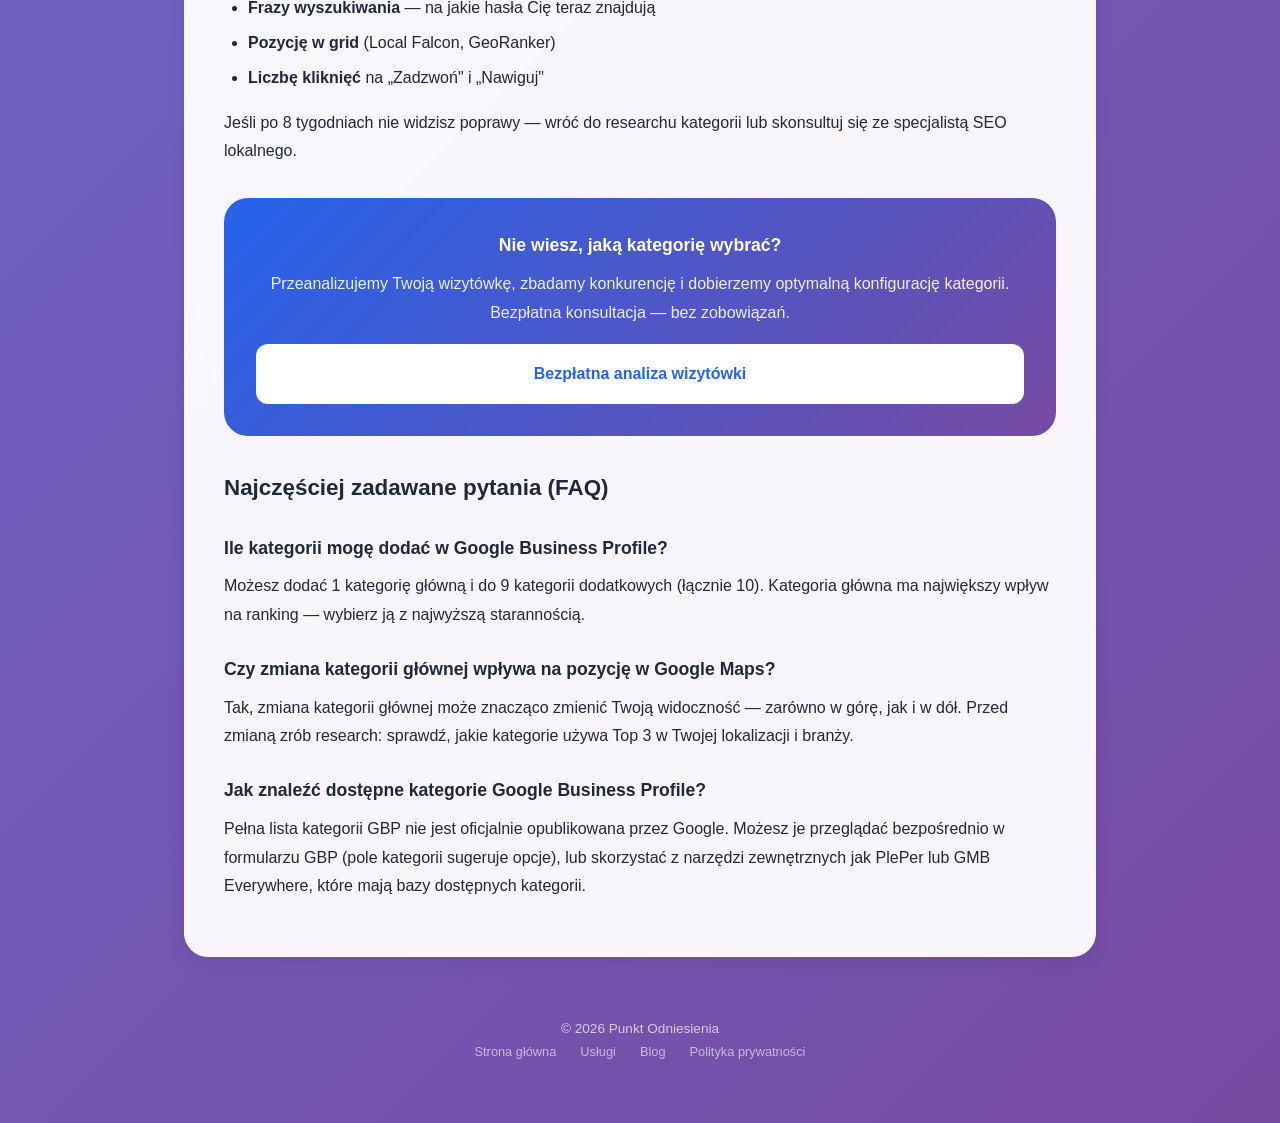
<file: blog/kategorie-google-business-profile.html>
<!DOCTYPE html>
<html lang="pl">

<head>
    <meta charset="UTF-8">
    <meta name="viewport" content="width=device-width, initial-scale=1.0, viewport-fit=cover">
    <meta name="theme-color" content="#2563eb">
    <meta name="description"
        content="Jak wybrać kategorie Google Business Profile w 2026? Kategoria główna vs dodatkowe, błędy do unikania, narzędzia do analizy konkurencji i pełna lista kategorii.">

    <meta property="og:title" content="Kategorie Google Business Profile — jak wybrać właściwe w 2026">
    <meta property="og:description"
        content="Kategoria główna GBP to najważniejszy czynnik rankingowy. Dowiedz się, jak ją dobrać i jakich błędów unikać.">
    <meta property="og:type" content="article">
    <meta property="og:locale" content="pl_PL">
    <meta property="og:url" content="https://punkt-odniesienia.com/blog/kategorie-google-business-profile.html">
    <meta property="og:image" content="https://punkt-odniesienia.com/og-image.png">
    <meta property="og:image:width" content="1200">
    <meta property="og:image:height" content="630">
    <meta property="article:published_time" content="2026-04-23">
    <meta property="article:author" content="Punkt Odniesienia">
    <meta property="article:section" content="SEO lokalne">

    <meta name="twitter:card" content="summary_large_image">
    <meta name="twitter:title" content="Kategorie Google Business Profile — jak wybrać właściwe w 2026">
    <meta name="twitter:description"
        content="Kategoria główna GBP to najważniejszy czynnik rankingowy. Dowiedz się, jak ją dobrać i jakich błędów unikać.">
    <meta name="twitter:image" content="https://punkt-odniesienia.com/og-image.png">

    <link rel="canonical" href="https://punkt-odniesienia.com/blog/kategorie-google-business-profile.html">
    <link rel="icon" href="../favicon.svg" type="image/svg+xml">
    <link rel="manifest" href="../manifest.json">

    <!-- Schema.org Article -->
    <script type="application/ld+json">
    {
        "@context": "https://schema.org",
        "@type": "Article",
        "headline": "Kategorie Google Business Profile — jak wybrać właściwe w 2026",
        "description": "Jak wybrać kategorie Google Business Profile w 2026? Kategoria główna vs dodatkowe, błędy do unikania, narzędzia do analizy konkurencji.",
        "author": {
            "@type": "Organization",
            "name": "Punkt Odniesienia",
            "@id": "https://punkt-odniesienia.com/#business"
        },
        "publisher": {
            "@type": "Organization",
            "name": "Punkt Odniesienia",
            "url": "https://punkt-odniesienia.com/"
        },
        "datePublished": "2026-04-23",
        "dateModified": "2026-04-23",
        "mainEntityOfPage": "https://punkt-odniesienia.com/blog/kategorie-google-business-profile.html",
        "keywords": ["kategorie Google Business Profile", "GBP kategoria główna", "Google Maps kategorie", "SEO lokalne", "Local Pack"]
    }
    </script>

    <!-- FAQ Schema -->
    <script type="application/ld+json">
    {
        "@context": "https://schema.org",
        "@type": "FAQPage",
        "mainEntity": [
            {
                "@type": "Question",
                "name": "Ile kategorii mogę dodać w Google Business Profile?",
                "acceptedAnswer": {
                    "@type": "Answer",
                    "text": "Możesz dodać 1 kategorię główną i do 9 kategorii dodatkowych (łącznie 10). Kategoria główna ma największy wpływ na ranking — wybierz ją z najwyższą starannością."
                }
            },
            {
                "@type": "Question",
                "name": "Czy zmiana kategorii głównej wpływa na pozycję w Google Maps?",
                "acceptedAnswer": {
                    "@type": "Answer",
                    "text": "Tak, zmiana kategorii głównej może znacząco zmienić Twoją widoczność — zarówno w górę, jak i w dół. Przed zmianą zrób research: sprawdź, jakie kategorie używa Top 3 w Twojej lokalizacji i branży."
                }
            },
            {
                "@type": "Question",
                "name": "Jak znaleźć dostępne kategorie Google Business Profile?",
                "acceptedAnswer": {
                    "@type": "Answer",
                    "text": "Pełna lista kategorii GBP nie jest oficjalnie opublikowana przez Google. Możesz je przeglądać bezpośrednio w formularzu GBP (pole kategorii sugeruje opcje), lub skorzystać z narzędzi zewnętrznych jak PlePer lub GMB Everywhere, które mają bazy dostępnych kategorii."
                }
            }
        ]
    }
    </script>

    <script defer data-domain="punkt-odniesienia.com" src="https://plausible.io/js/script.tagged-events.js"></script>
    <script>window.plausible = window.plausible || function () { (window.plausible.q = window.plausible.q || []).push(arguments) }</script>

    <title>Kategorie Google Business Profile — jak wybrać właściwe w 2026 | Punkt Odniesienia</title>
    <link rel="stylesheet" href="../style.css">
    <link rel="stylesheet" href="../uslugi.css">
    <link rel="stylesheet" href="blog.css">
</head>

<body>
    <nav class="nav">
        <a href="../" class="nav__logo">Punkt Odniesienia</a>
        <button class="nav__toggle" aria-label="Toggle menu" aria-expanded="false">
            <span class="nav__toggle-line"></span>
            <span class="nav__toggle-line"></span>
            <span class="nav__toggle-line"></span>
        </button>
        <div class="nav__links">
            <a href="../">Strona główna</a>
            <a href="../uslugi.html">Usługi</a>
            <a href="./" class="nav__active">Blog</a>
            <a href="../#contact-form">Kontakt</a>
        </div>
    </nav>

    <script>
        document.querySelector('.nav__toggle')?.addEventListener('click', () => {
            const toggle = document.querySelector('.nav__toggle');
            const links = document.querySelector('.nav__links');
            toggle.classList.toggle('nav__toggle--active');
            links.classList.toggle('nav__links--open');
            toggle.setAttribute('aria-expanded', toggle.classList.contains('nav__toggle--active'));
        });
    </script>

    <main class="page">
        <article class="article">
            <h1>Kategorie Google Business Profile — jak wybrać właściwe w 2026</h1>
            <div class="article__meta">
                <time datetime="2026-04-23">23 kwietnia 2026</time> · Czas czytania: 6 min · SEO lokalne
            </div>

            <p><strong>Kategoria główna Google Business Profile</strong> to pojedynczy najważniejszy element
                optymalizacji wizytówki. Badania Whitespark Local Search Ranking Factors konsekwentnie wskazują ją
                jako czynnik #1 wpływający na pozycję w Local Pack. A jednak większość firm wybiera ją raz — i nigdy
                nie weryfikuje.</p>

            <p>W tym artykule dowiesz się, jak prawidłowo dobierać kategorie GBP, czego unikać i jak analizować
                konkurencję, żeby nie tracić klientów na rzecz firm z lepiej skonfigurowaną wizytówką.</p>

            <h2>Dlaczego kategorie mają tak duże znaczenie?</h2>

            <p>Google używa kategorii do <strong>dopasowania Twojej wizytówki do zapytań wyszukiwania</strong>.
                Kiedy użytkownik wpisuje „mechanik samochodowy Poznań", Google szuka wizytówek oznaczonych jako
                „Mechanik samochodowy" w promieniu od tej lokalizacji.</p>

            <p>Jeśli Twoja kategoria główna to „Warsztat samochodowy" lub „Serwis pojazdów" — możesz być
                niewidoczny dla części zapytań, mimo że świadczysz identyczne usługi. To różnica, która może kosztować
                dziesiątki klientów miesięcznie.</p>

            <h2>Kategoria główna vs dodatkowe — czym się różnią?</h2>

            <p><strong>Kategoria główna</strong> definiuje, czym <em>głównie</em> jest Twoja firma. Ma
                największy wpływ na ranking. Możesz mieć tylko jedną.</p>

            <p><strong>Kategorie dodatkowe</strong> rozszerzają widoczność na powiązane zapytania. Możesz dodać
                do 9. Mają mniejszy wpływ na ranking niż główna, ale wciąż istotny.</p>

            <h3>Przykład: restauracja włoska</h3>

            <ul>
                <li><strong>Kategoria główna:</strong> Restauracja włoska</li>
                <li><strong>Dodatkowe:</strong> Restauracja, Pizzeria, Trattoria, Catering, Dostawa jedzenia</li>
            </ul>

            <h2>Jak wybrać właściwą kategorię główną?</h2>

            <h3>Krok 1: Zdefiniuj swoją główną działalność</h3>

            <p>Nie to, co chcesz robić — ale to, <strong>co robisz najczęściej i z czego masz największy
                    przychód</strong>. Jeśli prowadzisz fryzjera i okazjonalnie robisz stylizacje na wesela — Twoja
                kategoria to „Salon fryzjerski", nie „Stylista ślubny".</p>

            <h3>Krok 2: Zbadaj konkurencję w Top 3</h3>

            <p>Wyszukaj swoje główne słowo kluczowe + miasto w Google Maps. Kliknij w wizytówki Top 3 i sprawdź
                ich kategorię główną. Zazwyczaj zobaczysz ją pod nazwą firmy.</p>

            <p>Użyj narzędzi takich jak <strong>GMB Everywhere</strong> (rozszerzenie Chrome) — wyświetla kategorie
                wszystkich wizytówek bezpośrednio na mapach.</p>

            <h3>Krok 3: Wyszukaj dokładną nazwę kategorii</h3>

            <p>Google ma ponad <strong>4000 kategorii</strong> w różnych językach. Pełna lista nie jest oficjalnie
                dostępna, ale narzędzie <strong>PlePer</strong> (pleper.com/google-business-categories) pozwala
                wyszukiwać i filtrować wszystkie kategorie po języku.</p>

            <blockquote>
                <strong>Ważne:</strong> Kategorie są przetłumaczone i niektóre różnią się od angielskich odpowiedników.
                Szukaj kategorii w języku polskim — Google dostosowuje wyniki do języka interfejsu użytkownika.
            </blockquote>

            <h2>Najczęstsze błędy przy wyborze kategorii</h2>

            <h3>1. Zbyt ogólna kategoria główna</h3>

            <p>„Firma" lub „Usługi" to nie kategorie — to przepis na niewidoczność. Im bardziej szczegółowa
                kategoria, tym lepiej. „Kancelaria prawna — prawo rodzinne" bije „Prawnik" w lokalnych zapytaniach.</p>

            <h3>2. Wybór aspiracyjny, nie faktyczny</h3>

            <p>Nowe firmy często wybierają kategorie opisujące to, czym chcą być — nie to, czym są. Google
                weryfikuje spójność: jeśli Twoja strona www, opinie i posty nie potwierdzają kategorii, algorytm
                to zauważy.</p>

            <h3>3. Za dużo kategorii dodatkowych</h3>

            <p>Dodawanie wszystkich możliwych kategorii „na wszelki wypadek" rozmywa sygnały. Trzymaj się
                <strong>3-6 kategorii dodatkowych</strong> ściśle powiązanych z faktyczną ofertą.
            </p>

            <h3>4. Ignorowanie aktualizacji kategorii</h3>

            <p>Google regularnie dodaje, usuwa i scala kategorie. Co kwartał sprawdzaj, czy dostępne są
                dokładniejsze opcje dla Twojej branży.</p>

            <h2>Kategorie dla popularnych branż w Polsce</h2>

            <p>Kilka przykładów właściwie dobranych kategorii dla typowych polskich firm lokalnych:</p>

            <ul>
                <li><strong>Gabinet stomatologiczny:</strong> Dentysta / Klinika dentystyczna</li>
                <li><strong>Warsztat samochodowy:</strong> Mechanik samochodowy / Serwis samochodowy</li>
                <li><strong>Agencja marketingowa:</strong> Agencja marketingowa / Agencja reklamowa</li>
                <li><strong>Księgowość:</strong> Biuro rachunkowe / Księgowy</li>
                <li><strong>Salon kosmetyczny:</strong> Salon kosmetyczny / Kosmetyczka</li>
                <li><strong>Hydraulik:</strong> Hydraulik / Firma hydrauliczna</li>
                <li><strong>Hotel:</strong> Hotel / Noclegi / Apartamenty</li>
            </ul>

            <h2>Jak zmieniać kategorie — krok po kroku</h2>

            <ol>
                <li>Zaloguj się do konta Google → Google Business Profile</li>
                <li>Kliknij „Edytuj profil"</li>
                <li>Sekcja „Firma" → „Kategoria"</li>
                <li>Kliknij kategorię główną, wpisz nową → wybierz z listy sugestii</li>
                <li>W „Dodatkowych kategoriach" dodaj/usuń według potrzeb</li>
                <li>Zapisz zmiany</li>
            </ol>

            <blockquote>
                <strong>Uwaga:</strong> Zmiany kategorii mogą wymagać ponownej weryfikacji przez Google (rzadko, ale
                zdarza się). Obserwuj status wizytówki przez 7 dni po zmianie.
            </blockquote>

            <h2>Pomiar efektów zmiany kategorii</h2>

            <p>Po zmianie kategorii głównej monitoruj przez 4-8 tygodni:</p>

            <ul>
                <li><strong>Wyświetlenia wizytówki</strong> w statystykach GBP</li>
                <li><strong>Frazy wyszukiwania</strong> — na jakie hasła Cię teraz znajdują</li>
                <li><strong>Pozycję w grid</strong> (Local Falcon, GeoRanker)</li>
                <li><strong>Liczbę kliknięć</strong> na „Zadzwoń" i „Nawiguj"</li>
            </ul>

            <p>Jeśli po 8 tygodniach nie widzisz poprawy — wróć do researchu kategorii lub skonsultuj się ze
                specjalistą SEO lokalnego.</p>

            <div class="article-cta">
                <h3>Nie wiesz, jaką kategorię wybrać?</h3>
                <p>Przeanalizujemy Twoją wizytówkę, zbadamy konkurencję i dobierzemy optymalną konfigurację kategorii.
                    Bezpłatna konsultacja — bez zobowiązań.</p>
                <a href="../#contact-form" class="btn btn--primary"
                    style="background:white;color:var(--primary);">Bezpłatna analiza wizytówki</a>
            </div>

            <h2>Najczęściej zadawane pytania (FAQ)</h2>

            <h3>Ile kategorii mogę dodać w Google Business Profile?</h3>
            <p>Możesz dodać 1 kategorię główną i do 9 kategorii dodatkowych (łącznie 10). Kategoria główna ma
                największy wpływ na ranking — wybierz ją z najwyższą starannością.</p>

            <h3>Czy zmiana kategorii głównej wpływa na pozycję w Google Maps?</h3>
            <p>Tak, zmiana kategorii głównej może znacząco zmienić Twoją widoczność — zarówno w górę, jak i w dół.
                Przed zmianą zrób research: sprawdź, jakie kategorie używa Top 3 w Twojej lokalizacji i branży.</p>

            <h3>Jak znaleźć dostępne kategorie Google Business Profile?</h3>
            <p>Pełna lista kategorii GBP nie jest oficjalnie opublikowana przez Google. Możesz je przeglądać
                bezpośrednio w formularzu GBP (pole kategorii sugeruje opcje), lub skorzystać z narzędzi zewnętrznych
                jak PlePer lub GMB Everywhere, które mają bazy dostępnych kategorii.</p>
        </article>

        <footer class="page__footer">
            <p>© 2026 Punkt Odniesienia</p>
            <div class="footer-links">
                <a href="../">Strona główna</a>
                <a href="../uslugi.html">Usługi</a>
                <a href="./">Blog</a>
                <a href="../polityka-prywatnosci.html">Polityka prywatności</a>
            </div>
        </footer>
    </main>

    <script>
        if (typeof window.plausible === 'function') {
            window.plausible('Blog Article Read', { props: { article: 'kategorie-google-business-profile' } });
        }
    </script>
</body>

</html>
</file>
<file: style.css>
/* ========================================
   Punkt Odniesienia - Digital Business Card
   Mobile-First | Glassmorphism | PWA Ready
   ======================================== */

:root {
    --primary: #2563eb;
    --primary-dark: #1d4ed8;
    --bg: linear-gradient(135deg, #667eea 0%, #764ba2 100%);
    --card-bg: rgba(255, 255, 255, 0.95);
    --text: #1e293b;
    --text-muted: #64748b;
    --shadow: 0 25px 50px -12px rgba(0, 0, 0, 0.25);
    --radius: 24px;
    --radius-sm: 12px;
}

* {
    box-sizing: border-box;
    margin: 0;
    padding: 0;
}

body {
    font-family: -apple-system, BlinkMacSystemFont, 'Segoe UI', Roboto, sans-serif;
    background: var(--bg);
    min-height: 100vh;
    min-height: 100dvh;
    display: flex;
    justify-content: center;
    align-items: center;
    padding: 1rem;
    -webkit-font-smoothing: antialiased;
}

/* ========== CARD ========== */
.card {
    background: var(--card-bg);
    backdrop-filter: blur(10px);
    -webkit-backdrop-filter: blur(10px);
    border-radius: var(--radius);
    box-shadow: var(--shadow);
    width: 100%;
    max-width: 420px;
    padding: 2rem;
    animation: slideUp 0.6s cubic-bezier(0.16, 1, 0.3, 1);
}

@keyframes slideUp {
    from {
        opacity: 0;
        transform: translateY(30px);
    }

    to {
        opacity: 1;
        transform: translateY(0);
    }
}

/* ========== HEADER ========== */
.card__header {
    text-align: center;
    margin-bottom: 1.5rem;
}

.avatar {
    margin-bottom: 0.5rem;
}

.avatar img {
    max-width: 180px;
    height: auto;
    border-radius: var(--radius-sm);
}

@keyframes bounce {

    0%,
    100% {
        transform: translateY(0);
    }

    50% {
        transform: translateY(-10px);
    }
}

h1 {
    font-size: 1.75rem;
    font-weight: 700;
    color: var(--text);
    margin-bottom: 0.25rem;
}

.tagline {
    color: var(--text-muted);
    font-size: 1rem;
}

/* ========== ACTIONS ========== */
.actions {
    display: flex;
    flex-direction: column;
    gap: 0.75rem;
    margin-bottom: 1.5rem;
}

.btn {
    display: flex;
    align-items: center;
    justify-content: center;
    gap: 0.5rem;
    padding: 1rem 1.5rem;
    border-radius: var(--radius-sm);
    font-size: 1rem;
    font-weight: 600;
    text-decoration: none;
    cursor: pointer;
    border: none;
    transition: all 0.2s ease;
    -webkit-tap-highlight-color: transparent;
}

.btn:active {
    transform: scale(0.97);
}

.btn--primary {
    background: var(--primary);
    color: white;
}

.btn--primary:hover {
    background: var(--primary-dark);
}

.btn--email {
    background: linear-gradient(135deg, #f59e0b, #d97706);
    color: white;
}

.btn--secondary {
    background: linear-gradient(135deg, #10b981, #059669);
    color: white;
}

.btn--outline {
    background: transparent;
    border: 2px solid var(--primary);
    color: var(--primary);
}

.btn--ghost {
    background: #f1f5f9;
    color: var(--text);
}

.btn__icon {
    font-size: 1.25rem;
}

/* ========== MAP ========== */
.map-container {
    margin-bottom: 1.5rem;
    border-radius: var(--radius-sm);
    overflow: hidden;
    box-shadow: 0 4px 6px -1px rgba(0, 0, 0, 0.1);
}

.map-container iframe {
    display: block;
}

/* ========== CONTACT FORM ========== */
.contact-form {
    margin-bottom: 1.5rem;
}

.form-group {
    margin-bottom: 0.75rem;
}

.form-group input,
.form-group textarea {
    width: 100%;
    padding: 0.875rem 1rem;
    border: 2px solid #e2e8f0;
    border-radius: var(--radius-sm);
    font-size: 0.95rem;
    font-family: inherit;
    color: var(--text);
    background: transparent;
    transition: border-color 0.2s ease;
    resize: vertical;
}

.form-group input:focus,
.form-group textarea:focus {
    outline: none;
    border-color: var(--primary);
}

.form-group input::placeholder,
.form-group textarea::placeholder {
    color: var(--text-muted);
}

/* ========== SERVICES ========== */
.services {
    margin-bottom: 1.5rem;
}

.pricing-preview {
    margin-bottom: 1.5rem;
}

.pricing-preview__grid {
    display: grid;
    grid-template-columns: 1fr;
    gap: 0.75rem;
}

.price-box {
    background: #f8fafc;
    border-radius: var(--radius-sm);
    padding: 0.9rem 1rem;
    text-align: center;
}

.price-box strong {
    display: block;
    color: var(--text);
    margin-bottom: 0.25rem;
}

.price-box span {
    display: block;
    color: var(--primary);
    font-weight: 700;
    margin-bottom: 0.2rem;
}

.price-box small {
    color: var(--text-muted);
    line-height: 1.4;
}

.price-box--accent {
    border: 2px solid var(--primary);
    background: rgba(37, 99, 235, 0.06);
}

.services__title {
    font-size: 1.25rem;
    font-weight: 700;
    color: var(--text);
    text-align: center;
    margin-bottom: 0.25rem;
}

.services__subtitle {
    font-size: 0.85rem;
    color: var(--text-muted);
    text-align: center;
    margin-bottom: 1rem;
}

.services__grid {
    display: grid;
    grid-template-columns: 1fr 1fr;
    gap: 0.75rem;
}

.service {
    background: #f8fafc;
    border-radius: var(--radius-sm);
    padding: 1rem;
    text-align: center;
    transition: transform 0.2s ease, box-shadow 0.2s ease;
}

.service:hover {
    transform: translateY(-2px);
    box-shadow: 0 4px 12px rgba(0, 0, 0, 0.08);
}

.service__icon {
    font-size: 1.5rem;
    display: block;
    margin-bottom: 0.5rem;
}

.service h3 {
    font-size: 0.8rem;
    font-weight: 600;
    color: var(--text);
    margin-bottom: 0.35rem;
}

.service p {
    font-size: 0.7rem;
    color: var(--text-muted);
    line-height: 1.4;
}

/* ========== FOOTER ========== */
.card__footer {
    text-align: center;
    color: var(--text-muted);
    font-size: 0.875rem;
}

.footer-link {
    display: inline-block;
    margin-top: 0.5rem;
    font-size: 0.75rem;
    color: var(--text-muted);
    text-decoration: none;
    opacity: 0.7;
    transition: opacity 0.2s;
}

.footer-link:hover {
    opacity: 1;
    text-decoration: underline;
}

/* ========== ACCESSIBILITY ========== */
@media (prefers-reduced-motion: reduce) {
    .avatar {
        animation: none;
    }

    .card {
        animation: none;
    }
}

/* ========== DARK MODE ========== */
@media (prefers-color-scheme: dark) {
    :root {
        --card-bg: rgba(30, 41, 59, 0.95);
        --text: #f1f5f9;
        --text-muted: #94a3b8;
    }

    .btn--ghost {
        background: #334155;
        color: var(--text);
    }

    .service {
        background: rgba(51, 65, 85, 0.6);
    }

    .price-box {
        background: rgba(51, 65, 85, 0.6);
    }

    .form-group input,
    .form-group textarea {
        border-color: #475569;
        color: var(--text);
    }

    .form-group input:focus,
    .form-group textarea:focus {
        border-color: var(--primary);
    }
}
</file>
<file: uslugi.css>
/* ========================================
   Usługi Page — Additional Styles
   Extends main style.css
   ======================================== */

/* ========== NAVIGATION ========== */
.nav {
    position: fixed;
    top: 0;
    left: 0;
    right: 0;
    z-index: 100;
    display: flex;
    align-items: center;
    justify-content: space-between;
    padding: 1rem 2rem;
    background: rgba(255, 255, 255, 0.9);
    backdrop-filter: blur(10px);
    -webkit-backdrop-filter: blur(10px);
    border-bottom: 1px solid rgba(0, 0, 0, 0.05);
}

.nav__logo {
    font-weight: 700;
    font-size: 1.1rem;
    color: var(--primary);
    text-decoration: none;
}

.nav__links {
    display: flex;
    gap: 1.5rem;
}

.nav__links a {
    font-size: 0.9rem;
    color: var(--text-muted);
    text-decoration: none;
    transition: color 0.2s;
}

.nav__links a:hover,
.nav__active {
    color: var(--primary) !important;
    font-weight: 600;
}

/* ========== MOBILE HAMBURGER MENU ========== */
.nav__toggle {
    display: none;
    flex-direction: column;
    gap: 0.4rem;
    background: none;
    border: none;
    cursor: pointer;
    padding: 0.5rem;
    z-index: 101;
}

.nav__toggle-line {
    width: 24px;
    height: 2px;
    background: var(--text-muted);
    transition: all 0.3s ease;
    border-radius: 2px;
}

.nav__toggle--active .nav__toggle-line:nth-child(1) {
    transform: rotate(45deg) translate(8px, 8px);
}

.nav__toggle--active .nav__toggle-line:nth-child(2) {
    opacity: 0;
}

.nav__toggle--active .nav__toggle-line:nth-child(3) {
    transform: rotate(-45deg) translate(7px, -7px);
}

@media (max-width: 640px) {
    .nav__toggle {
        display: flex;
    }

    .nav__links {
        position: absolute;
        top: 60px;
        left: 0;
        right: 0;
        flex-direction: column;
        gap: 0;
        background: white;
        border-bottom: 1px solid rgba(0, 0, 0, 0.05);
        padding: 0;
        max-height: 0;
        overflow: hidden;
        transition: max-height 0.3s ease;
    }

    .nav__links--open {
        max-height: 300px;
        padding: 1rem 0;
    }

    .nav__links a {
        display: block;
        padding: 0.75rem 2rem;
        border-bottom: 1px solid rgba(0, 0, 0, 0.02);
    }

    .nav__links a:last-child {
        border-bottom: none;
    }
}

/* Dark mode hamburger */
@media (prefers-color-scheme: dark) {
    .nav__toggle-line {
        background: var(--text-muted);
    }

    .nav__links {
        background: #1e293b !important;
    }
}

/* ========== PAGE LAYOUT ========== */
.page {
    max-width: 960px;
    margin: 0 auto;
    padding: 5rem 1.5rem 2rem;
}

/* ========== HERO ========== */
.hero {
    text-align: center;
    padding: 3rem 1rem 2rem;
}

.hero h1 {
    font-size: 2.5rem;
    font-weight: 800;
    color: white;
    line-height: 1.2;
    margin-bottom: 1rem;
}

.hero__subtitle {
    font-size: 1.1rem;
    color: rgba(255, 255, 255, 0.85);
    max-width: 600px;
    margin: 0 auto;
    line-height: 1.6;
}

/* ========== SERVICE CARDS ========== */
.services-detail {
    display: grid;
    gap: 1.5rem;
    margin-bottom: 3rem;
}

.service-card {
    background: var(--card-bg);
    backdrop-filter: blur(10px);
    border-radius: var(--radius);
    padding: 2rem;
    box-shadow: 0 4px 20px rgba(0, 0, 0, 0.08);
    transition: transform 0.2s, box-shadow 0.2s;
}

.service-card:hover {
    transform: translateY(-4px);
    box-shadow: 0 8px 30px rgba(0, 0, 0, 0.12);
}

.service-card__icon {
    font-size: 2.5rem;
    margin-bottom: 1rem;
}

.service-card h2 {
    font-size: 1.3rem;
    color: var(--text);
    margin-bottom: 0.75rem;
}

.service-card p {
    color: var(--text-muted);
    line-height: 1.6;
    margin-bottom: 1rem;
}

.service-card__list {
    list-style: none;
    padding: 0;
}

.service-card__list li {
    padding: 0.4rem 0;
    padding-left: 1.5rem;
    position: relative;
    color: var(--text);
    font-size: 0.9rem;
}

.service-card__list li::before {
    content: "→";
    position: absolute;
    left: 0;
    color: var(--primary);
    font-weight: 700;
}

/* ========== PRICING ========== */
.pricing {
    margin-bottom: 3rem;
}

.section-title {
    font-size: 2rem;
    font-weight: 800;
    text-align: center;
    color: white;
    margin-bottom: 0.5rem;
}

.section-subtitle {
    text-align: center;
    color: rgba(255, 255, 255, 0.8);
    margin-bottom: 2rem;
}

.pricing__grid {
    display: grid;
    grid-template-columns: repeat(auto-fit, minmax(260px, 1fr));
    gap: 1.5rem;
    align-items: start;
}

.pricing-card {
    background: var(--card-bg);
    border-radius: var(--radius);
    padding: 2rem;
    box-shadow: 0 4px 20px rgba(0, 0, 0, 0.08);
    position: relative;
    text-align: center;
}

.pricing-card--popular {
    border: 3px solid var(--primary);
    transform: scale(1.05);
}

.pricing-card__badge {
    position: absolute;
    top: -12px;
    left: 50%;
    transform: translateX(-50%);
    background: var(--primary);
    color: white;
    font-size: 0.75rem;
    font-weight: 700;
    padding: 0.3rem 1rem;
    border-radius: 999px;
    text-transform: uppercase;
    letter-spacing: 0.05em;
}

.pricing-card__header h3 {
    font-size: 1.4rem;
    color: var(--text);
    margin-bottom: 0.5rem;
}

.pricing-card__price {
    font-size: 2.5rem;
    font-weight: 800;
    color: var(--primary);
    margin-bottom: 1.5rem;
}

.pricing-card__price span {
    font-size: 0.9rem;
    font-weight: 400;
    color: var(--text-muted);
}

.pricing-card__features {
    list-style: none;
    padding: 0;
    text-align: left;
    margin-bottom: 1.5rem;
}

.pricing-card__features li {
    padding: 0.4rem 0;
    font-size: 0.9rem;
    color: var(--text);
}

.pricing-card__features li.muted {
    color: var(--text-muted);
    opacity: 0.6;
}

.pricing-card__cta {
    width: 100%;
}

/* ========== CTA SECTION ========== */
.cta-section {
    text-align: center;
    padding: 3rem 2rem;
    background: var(--card-bg);
    border-radius: var(--radius);
    margin-bottom: 2rem;
}

.cta-section h2 {
    font-size: 1.5rem;
    color: var(--text);
    margin-bottom: 0.5rem;
}

.cta-section p {
    color: var(--text-muted);
    margin-bottom: 1.5rem;
}

.btn--lg {
    padding: 1rem 2rem;
    font-size: 1.1rem;
    display: inline-flex;
    margin: 0.5rem;
}

/* ========== PAGE FOOTER ========== */
.page__footer {
    text-align: center;
    padding: 2rem 0 1rem;
    color: rgba(255, 255, 255, 0.7);
    font-size: 0.85rem;
}

.footer-links {
    display: flex;
    gap: 1.5rem;
    justify-content: center;
    margin-top: 0.5rem;
}

.footer-links a {
    color: rgba(255, 255, 255, 0.6);
    text-decoration: none;
    font-size: 0.8rem;
}

.footer-links a:hover {
    color: white;
}

/* ========== RESPONSIVE ========== */
@media (max-width: 768px) {
    .nav__links {
        display: none;
    }

    .hero h1 {
        font-size: 1.8rem;
    }

    .pricing-card--popular {
        transform: none;
    }

    .pricing__grid {
        grid-template-columns: 1fr;
    }
}

/* ========== DARK MODE ========== */
@media (prefers-color-scheme: dark) {
    .nav {
        background: rgba(30, 41, 59, 0.9);
        border-bottom-color: rgba(255, 255, 255, 0.05);
    }

    .service-card,
    .pricing-card,
    .cta-section {
        background: rgba(30, 41, 59, 0.95);
    }
}
</file>
<file: blog/blog.css>
/* ========================================
   Blog — Styles
   ======================================== */

.blog-grid {
    display: grid;
    gap: 1.5rem;
    margin-bottom: 3rem;
}

.blog-card {
    background: var(--card-bg);
    backdrop-filter: blur(10px);
    border-radius: var(--radius);
    padding: 2rem;
    box-shadow: 0 4px 20px rgba(0, 0, 0, 0.08);
    transition: transform 0.2s, box-shadow 0.2s;
}

.blog-card:hover {
    transform: translateY(-3px);
    box-shadow: 0 8px 30px rgba(0, 0, 0, 0.12);
}

.blog-card__meta {
    display: flex;
    align-items: center;
    gap: 0.75rem;
    margin-bottom: 0.75rem;
    font-size: 0.8rem;
    color: var(--text-muted);
}

.blog-card__tag {
    background: var(--primary);
    color: white;
    padding: 0.2rem 0.6rem;
    border-radius: 999px;
    font-size: 0.7rem;
    font-weight: 600;
    text-transform: uppercase;
}

.blog-card h2 {
    font-size: 1.3rem;
    margin-bottom: 0.5rem;
}

.blog-card h2 a {
    color: var(--text);
    text-decoration: none;
}

.blog-card h2 a:hover {
    color: var(--primary);
}

.blog-card p {
    color: var(--text-muted);
    line-height: 1.6;
    margin-bottom: 1rem;
}

.blog-card__read {
    color: var(--primary);
    font-weight: 600;
    text-decoration: none;
    font-size: 0.9rem;
}

.blog-card__read:hover {
    text-decoration: underline;
}

/* ========== ARTICLE ========== */
.article {
    background: var(--card-bg);
    backdrop-filter: blur(10px);
    border-radius: var(--radius);
    padding: 2.5rem;
    box-shadow: 0 4px 20px rgba(0, 0, 0, 0.08);
    margin-bottom: 2rem;
    line-height: 1.8;
}

.article h1 {
    font-size: 2rem;
    color: var(--text);
    margin-bottom: 0.5rem;
    line-height: 1.3;
}

.article__meta {
    color: var(--text-muted);
    font-size: 0.85rem;
    margin-bottom: 2rem;
    padding-bottom: 1rem;
    border-bottom: 1px solid rgba(0, 0, 0, 0.08);
}

.article h2 {
    font-size: 1.4rem;
    color: var(--text);
    margin-top: 2rem;
    margin-bottom: 0.75rem;
}

.article h3 {
    font-size: 1.1rem;
    color: var(--text);
    margin-top: 1.5rem;
    margin-bottom: 0.5rem;
}

.article p {
    color: var(--text);
    margin-bottom: 1rem;
}

.article ul,
.article ol {
    margin-bottom: 1rem;
    padding-left: 1.5rem;
}

.article li {
    margin-bottom: 0.4rem;
    color: var(--text);
}

.article strong {
    color: var(--text);
    font-weight: 700;
}

.article blockquote {
    border-left: 4px solid var(--primary);
    padding: 1rem 1.5rem;
    margin: 1.5rem 0;
    background: rgba(37, 99, 235, 0.05);
    border-radius: 0 var(--radius-sm) var(--radius-sm) 0;
    font-style: italic;
    color: var(--text-muted);
}

.article-cta {
    background: linear-gradient(135deg, var(--primary), #764ba2);
    color: white;
    padding: 2rem;
    border-radius: var(--radius);
    text-align: center;
    margin-top: 2rem;
}

.article-cta h3 {
    color: white;
    margin-top: 0;
    margin-bottom: 0.5rem;
}

.article-cta p {
    color: rgba(255, 255, 255, 0.9);
    margin-bottom: 1rem;
}

/* ========== DARK MODE ========== */
@media (prefers-color-scheme: dark) {

    .blog-card,
    .article {
        background: rgba(30, 41, 59, 0.95);
    }

    .article blockquote {
        background: rgba(37, 99, 235, 0.1);
    }

    .article__meta {
        border-bottom-color: rgba(255, 255, 255, 0.08);
    }
}

/* ========== RESPONSIVE ========== */
@media (max-width: 768px) {
    .article {
        padding: 1.5rem;
    }

    .article h1 {
        font-size: 1.5rem;
    }
}
</file>
